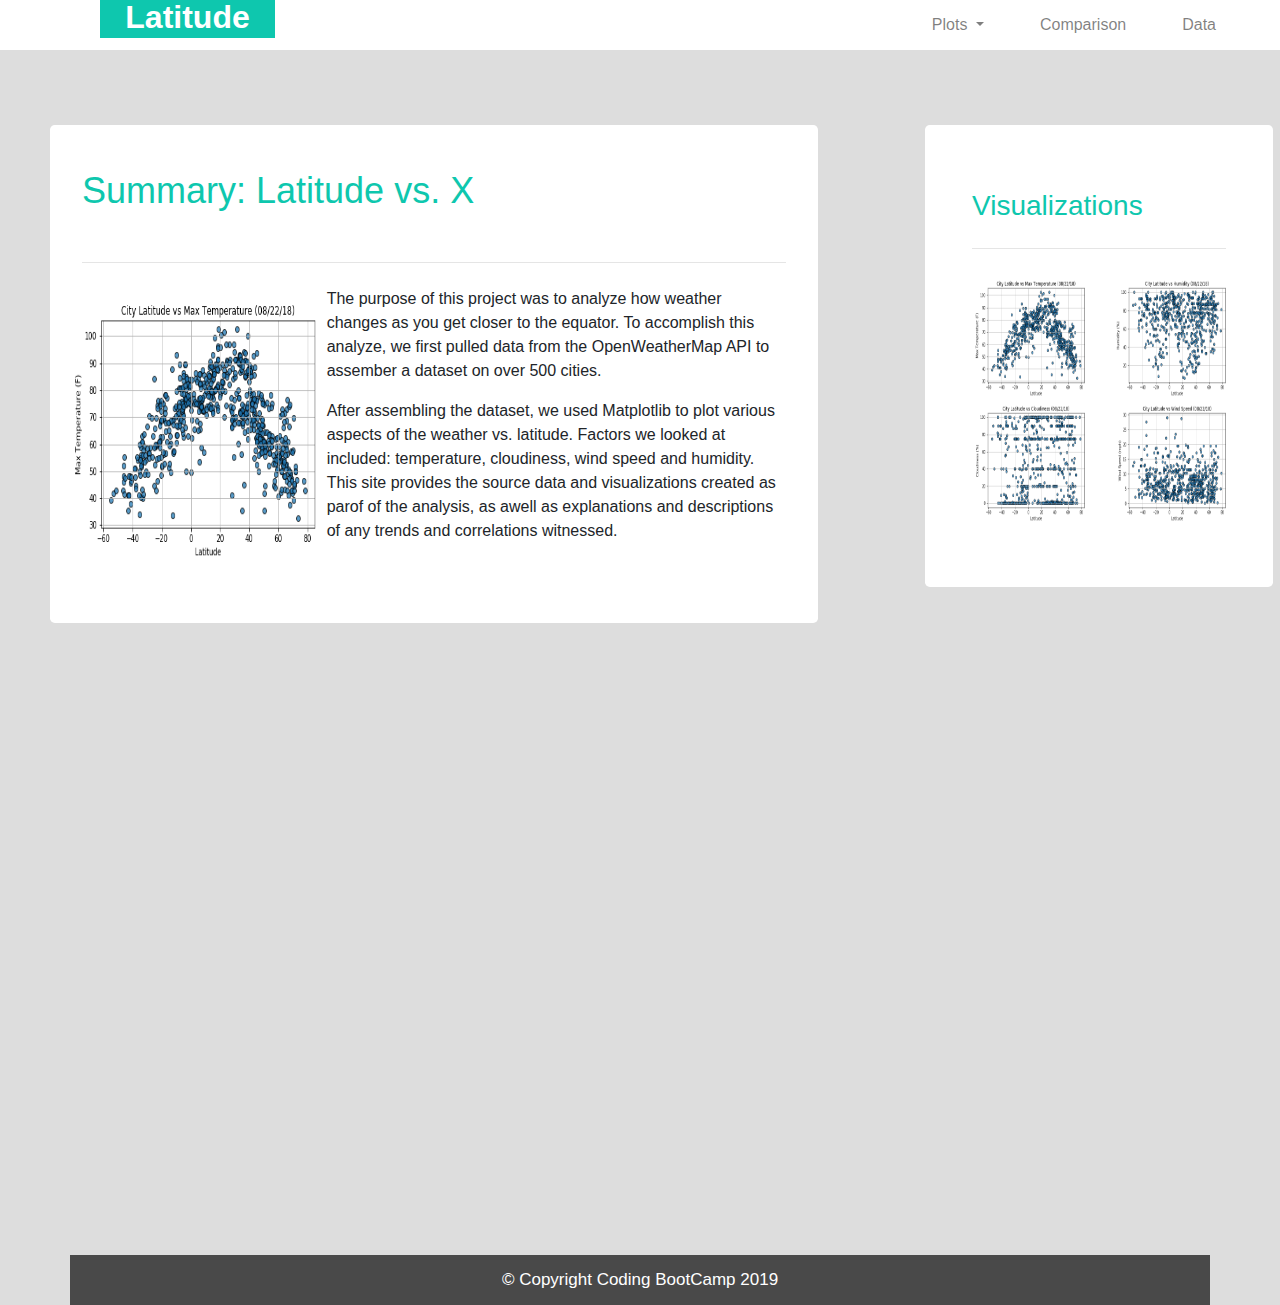
<file: HW9 - HTML and CSS/Homepage.html>
<!--HTML Homework Scott Brown-->

<!--Apologies for this code being a bit all over the place.  While I understood structure of HTML, the syntax was rather obnoixious to work with.  While the pages seem to display correctly on a normal screen, things constantly broke while trying to get it to align properly on a small screen.-->

<!--Perhaps my biggest frustration with this homework came from the fact that I have been working on my own bio website through Github which has tons of css, bootstrap and js and it has actually been working properly yet many of the techniques did not produce similar results for this homework and I simply ran out of time to figure out why.-->



<!DOCTYPE html>
<html lang="en">
<head>
    <style>body {background-color: #9b9999;}</style>
    <meta charset="utf-8">
    <title>Web Visualization Dashboard - API Weather Data</title>
    <link rel="stylesheet" href="style-Homepage.css">
    <link rel="stylesheet" href="reset.css">
    <link rel="stylesheet" href="https://stackpath.bootstrapcdn.com/bootstrap/4.3.1/css/bootstrap.min.css" integrity="sha384-ggOyR0iXCbMQv3Xipma34MD+dH/1fQ784/j6cY/iJTQUOhcWr7x9JvoRxT2MZw1T" crossorigin="anonymous">

  <script src="https://code.jquery.com/jquery-3.3.1.slim.min.js" integrity="sha384-q8i/X+965DzO0rT7abK41JStQIAqVgRVzpbzo5smXKp4YfRvH+8abtTE1Pi6jizo" crossorigin="anonymous"></script>
  <script src="https://cdnjs.cloudflare.com/ajax/libs/popper.js/1.14.7/umd/popper.min.js" integrity="sha384-UO2eT0CpHqdSJQ6hJty5KVphtPhzWj9WO1clHTMGa3JDZwrnQq4sF86dIHNDz0W1" crossorigin="anonymous"></script>
  <script src="https://stackpath.bootstrapcdn.com/bootstrap/4.3.1/js/bootstrap.min.js" integrity="sha384-JjSmVgyd0p3pXB1rRibZUAYoIIy6OrQ6VrjIEaFf/nJGzIxFDsf4x0xIM+B07jRM" crossorigin="anonymous"></script>
</head>

<body style="background-color:#ddd">

<!--Navbar Setup-->

<!--AT LAST! Something that actually works!-->

<nav class="navbar navbar-expand-lg navbar-light bg-white">
<a class="navbar-brand" style="font-size:32px; color:white" href="https://sbrown146.github.io/HW9/"><strong>Latitude</strong></a>
  <button class="navbar-toggler" type="button" data-toggle="collapse" data-target="#navbarNavDropdown" aria-controls="navbarNavDropdown" aria-expanded="false" aria-label="Toggle navigation">
  <span class="navbar-toggler-icon"></span>
  </button>
  <div class="navbar-nav right ml-auto">
    <div class="collapse navbar-collapse" id="navbarNavDropdown">
      <ul class="navbar-nav">
      <li class="nav-item dropdown">
      <a class="nav-link dropdown-toggle" href="#" id="navbarDropdownMenuLink" role="button" data-toggle="dropdown" aria-haspopup="true" aria-expanded="false">
                                  Plots
      </a>
      <div class="dropdown-menu" aria-labelledby="navbarDropdownMenuLink">
        <a class="dropdown-item" href="C:\DV_SDB\Class-Homework\HW9 - HTML and CSS\Plots\Temp\Temp.html">City Latitude vs. Maximum Temperature</a>
        <a class="dropdown-item" href="C:\DV_SDB\Class-Homework\HW9 - HTML and CSS\Plots\Humidity\Humidity.html">City Latitude vs. Humidity</a>
        <a class="dropdown-item" href="C:\DV_SDB\Class-Homework\HW9 - HTML and CSS\Plots\Cloudiness\Cloudiness.html">City Latitude vs. Cloudiness</a>
        <a class="dropdown-item" href="C:\DV_SDB\Class-Homework\HW9 - HTML and CSS\Plots\Wind\Wind.html">City Latitude vs. Wind Speed</a>
      </div>
      </li>
      <li class="nav-item">
        <a class="nav-link" href="C:\DV_SDB\Class-Homework\HW9 - HTML and CSS\Comparison\Comparison.html">Comparison</a>
      </li>
      <li class="nav-item">
        <a class="nav-link" href="C:\DV_SDB\Class-Homework\HW9 - HTML and CSS\Data\Data.html">Data</a>
      </li>
      </ul>
    </div>
  </div>
</nav>


<!--End Navbar Setup-->

<!--Page Guts-->

<div class="jumbotron jumbo1" style="background-color:white">
    <div class="row">
        <div class="col-md-12 tldr text-left">
            <h1>Summary: Latitude vs. X</h1>
            <hr class="my-4">
            <div class="row">
            <div class="col-md-4">
                <img src="Latitude vs Max Temperature (F).png" height="275" width="275" class="main">
            </div>
            
            <div class="col-md-8 summary_1">
                <p>The purpose of this project was to analyze how weather changes as you get closer to the equator. To accomplish this analyze, we first pulled data from the OpenWeatherMap API to assember a dataset on over 500 cities.</p>
                <p>After assembling the dataset, we used Matplotlib to plot various aspects of the weather vs. latitude.  Factors we looked at included: temperature, cloudiness, wind speed and humidity.  This site provides the source data and visualizations created as parof of the analysis, as awell as explanations and descriptions of any trends and correlations witnessed.</p>
            </div>
          </div>
        </div>
        </div>
    </div>
</div>

<div class="jumbotron jumbo2" style="background-color:white">
  <div class="col-md-12 text-left">
    <h2>Visualizations</h2>
    <hr class="my-4">
      <div class="row">
        <div class="col-md-3 grid-left">
          <a href="C:\DV_SDB\Class-Homework\HW9 - HTML and CSS\Plots\Temp\Temp.html" title="Max Temperature" style="background-color:#FFFFFF;color:#000000;text-decoration:none"><img src="Latitude vs Max Temperature (F).png" height="125" width="125" class="Temp"></a>

          <a href="C:\DV_SDB\Class-Homework\HW9 - HTML and CSS\Plots\Humidity\Humidity.html" title="Humidity" style="background-color:#FFFFFF;color:#000000;text-decoration:none"><img src="Humidity vs Max Temperature (F).png" height="125" width="125" class="Humid"></a>

          <a href="C:\DV_SDB\Class-Homework\HW9 - HTML and CSS\Plots\Cloudiness\Cloudiness.html" title="Cloudiness" style="background-color:#FFFFFF;color:#000000;text-decoration:none"><img src="Latitude vs Cloudiness (%).png" height="125" width="125" class="Cloud"></a>

          <a href="C:\DV_SDB\Class-Homework\HW9 - HTML and CSS\Plots\Wind\Wind.html" title="Wind Speed" style="background-color:#FFFFFF;color:#000000;text-decoration:none"><img src="Latitude vs Wind Speed (mph).png" height="125" width="125" class="Wind"></a>
      </div>
    </div>
  </div>
</div>


<!--End Page Guts-->

<!--Footer Section-->

<div class="container">
    <div class="row text-center">
        <div class="col-12 footer text-center">
            <h1>&copy; Copyright Coding BootCamp 2019</h1>
            <div class="heading-underline"></div>
        </div>
    </div>
</div>

<!-- <footer class="footer">&copy; Copyright Coding BootCamp 2019</footer> -->

<!--End Footer Section-->
</body>


</html>
</file>
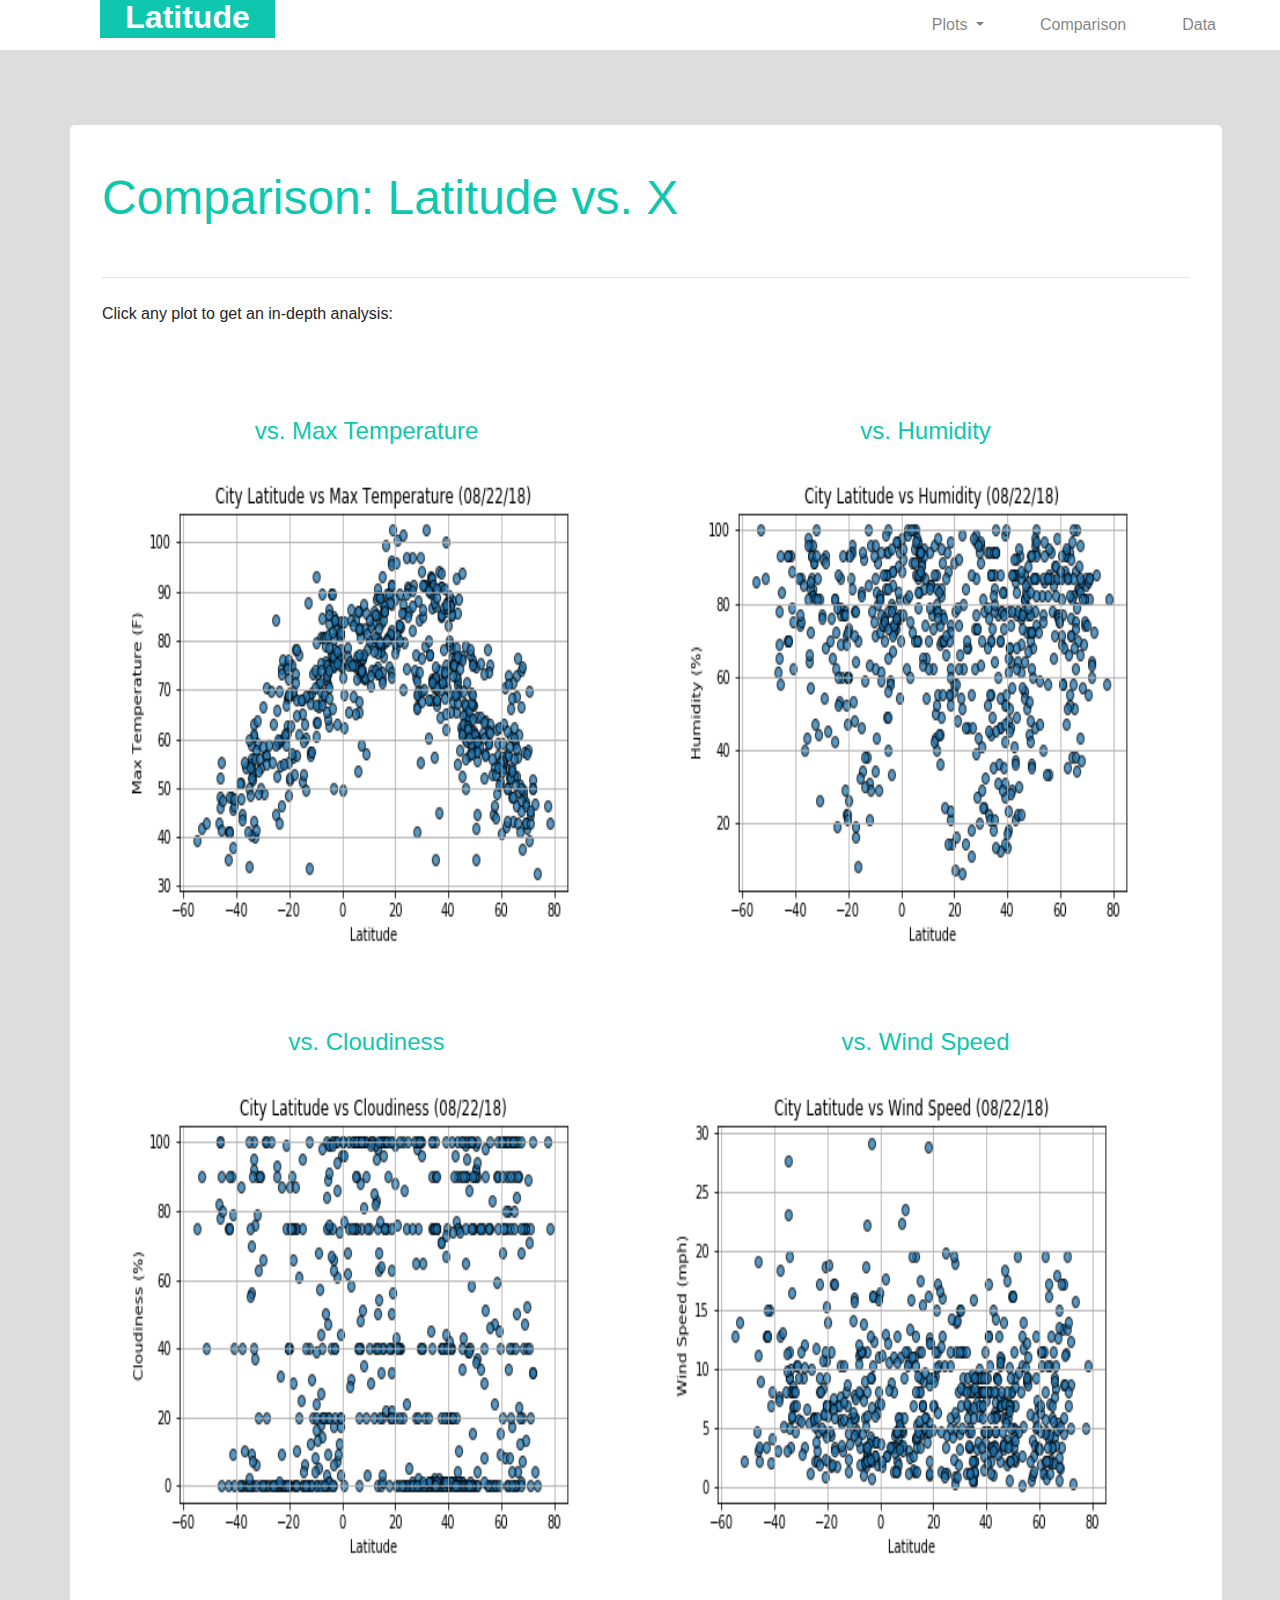
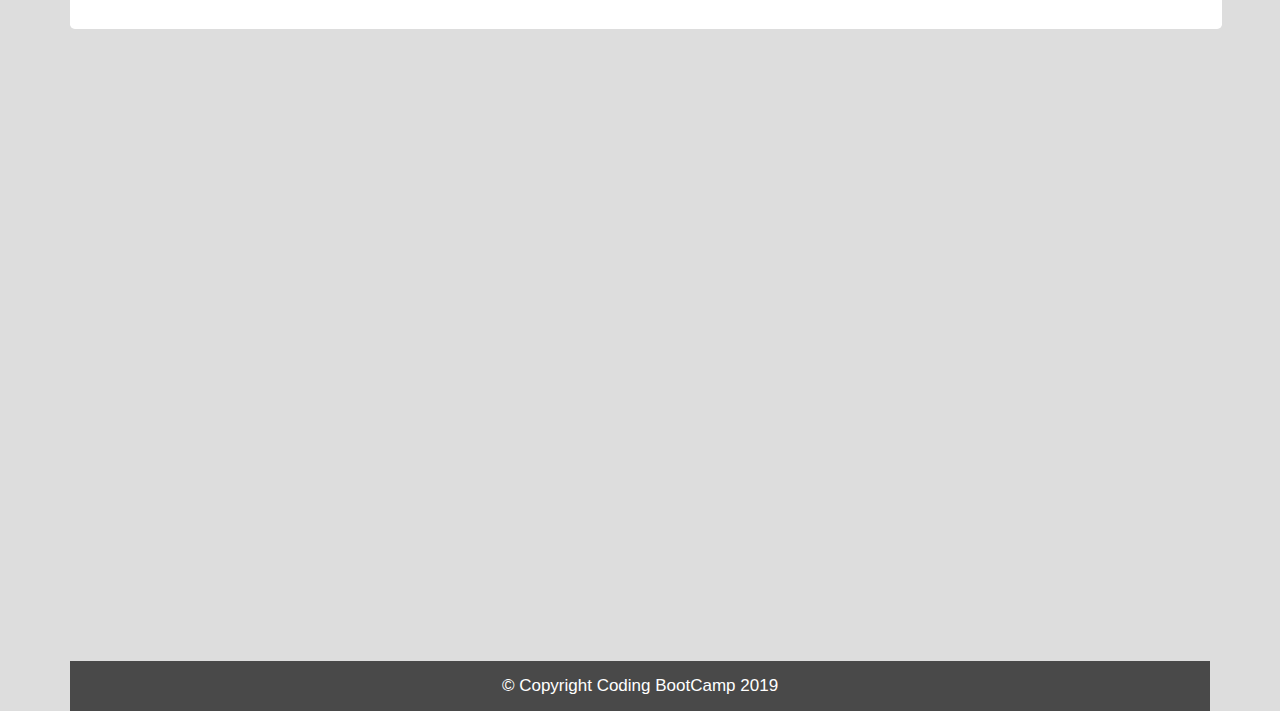
<file: HW9 - HTML and CSS/Comparison/Comparison.html>
<!DOCTYPE html>
<html lang="en">
<head>
    <style>body {background-color: #9b9999;}</style>
    <meta charset="utf-8">
    <title>Graph Comparison</title>
    <link rel="stylesheet" href="style-Comparison.css">
    <link rel="stylesheet" href="reset.css">
    <link rel="stylesheet" href="https://stackpath.bootstrapcdn.com/bootstrap/4.3.1/css/bootstrap.min.css" integrity="sha384-ggOyR0iXCbMQv3Xipma34MD+dH/1fQ784/j6cY/iJTQUOhcWr7x9JvoRxT2MZw1T" crossorigin="anonymous">

  <script src="https://code.jquery.com/jquery-3.3.1.slim.min.js" integrity="sha384-q8i/X+965DzO0rT7abK41JStQIAqVgRVzpbzo5smXKp4YfRvH+8abtTE1Pi6jizo" crossorigin="anonymous"></script>
  <script src="https://cdnjs.cloudflare.com/ajax/libs/popper.js/1.14.7/umd/popper.min.js" integrity="sha384-UO2eT0CpHqdSJQ6hJty5KVphtPhzWj9WO1clHTMGa3JDZwrnQq4sF86dIHNDz0W1" crossorigin="anonymous"></script>
  <script src="https://stackpath.bootstrapcdn.com/bootstrap/4.3.1/js/bootstrap.min.js" integrity="sha384-JjSmVgyd0p3pXB1rRibZUAYoIIy6OrQ6VrjIEaFf/nJGzIxFDsf4x0xIM+B07jRM" crossorigin="anonymous"></script>
</head>

<body style="background-color:#ddd">

<!--Navbar Setup-->

<!--AT LAST! Something that actually works!-->

<nav class="navbar navbar-expand-lg navbar-light bg-white">
<a class="navbar-brand" style="font-size:32px; color:white" href="C:\DV_SDB\Class-Homework\HW9 - HTML and CSS\Homepage.html"><strong>Latitude</strong></a>
  <button class="navbar-toggler" type="button" data-toggle="collapse" data-target="#navbarNavDropdown" aria-controls="navbarNavDropdown" aria-expanded="false" aria-label="Toggle navigation">
  <span class="navbar-toggler-icon"></span>
  </button>
  <div class="navbar-nav right ml-auto">
    <div class="collapse navbar-collapse" id="navbarNavDropdown">
      <ul class="navbar-nav">
      <li class="nav-item dropdown">
      <a class="nav-link dropdown-toggle" href="#" id="navbarDropdownMenuLink" role="button" data-toggle="dropdown" aria-haspopup="true" aria-expanded="false">
                                  Plots
      </a>
      <div class="dropdown-menu" aria-labelledby="navbarDropdownMenuLink">
        <a class="dropdown-item" href="C:\DV_SDB\Class-Homework\HW9 - HTML and CSS\Plots\Temp\Temp.html">City Latitude vs. Maximum Temperature</a>
        <a class="dropdown-item" href="C:\DV_SDB\Class-Homework\HW9 - HTML and CSS\Plots\Humidity\Humidity.html">City Latitude vs. Humidity</a>
        <a class="dropdown-item" href="C:\DV_SDB\Class-Homework\HW9 - HTML and CSS\Plots\Cloudiness\Cloudiness.html">City Latitude vs. Cloudiness</a>
        <a class="dropdown-item" href="C:\DV_SDB\Class-Homework\HW9 - HTML and CSS\Plots\Wind\Wind.html">City Latitude vs. Wind Speed</a>
      </div>
      </li>
      <li class="nav-item">
        <a class="nav-link" href="C:\DV_SDB\Class-Homework\HW9 - HTML and CSS\Comparison\Comparison.html">Comparison</a>
      </li>
      <li class="nav-item">
        <a class="nav-link" href="C:\DV_SDB\Class-Homework\HW9 - HTML and CSS\Data\Data.html">Data</a>
      </li>
      </ul>
    </div>
  </div>
</nav>


<!--End Navbar Setup-->

<!--Page Guts-->

<div class="jumbotron jumbo1" style="background-color:white">
    <div class="row">
        <div class="col-md-12 tldr text-left">
            <h1>Comparison: Latitude vs. X</h1>
            <hr class="my-4">
            <p>Click any plot to get an in-depth analysis:</p>
            <div class="row">
            <div class="col-md-6 graphs text-center">
                <h2>vs. Max Temperature</h2>
                <a href="C:\DV_SDB\Class-Homework\HW9 - HTML and CSS\Plots\Temp\Temp.html"><img src="Latitude vs Max Temperature (F).png" height="500" width="500" class="Temp"></a>
            </div>
            
            <div class="col-md-6 graphs text-center">
                <h2>vs. Humidity</h2>
                <a href="C:\DV_SDB\Class-Homework\HW9 - HTML and CSS\Plots\Humidity\Humidity.html"><img src="Humidity vs Max Temperature (F).png" height="500" width="500" class="Humidity"></a>
            </div>
          </div>
          <div class="row">
              <div class="col-md-6 graphs text-center">
                  <h2>vs. Cloudiness</h2>
                  <a href="C:\DV_SDB\Class-Homework\HW9 - HTML and CSS\Plots\Cloudiness\Cloudiness.html"><img src="Latitude vs Cloudiness (%).png" height="500" width="500" class="Cloud"></a>
              </div>
              
              <div class="col-md-6 graphs text-center">
                  <h2>vs. Wind Speed</h2>
                  <a href="C:\DV_SDB\Class-Homework\HW9 - HTML and CSS\Plots\Wind\Wind.html"><img src="Latitude vs Wind Speed (mph).png" height="500" width="500" class="Wind"></a>
              </div>
            </div>
        </div>
        </div>
    </div>
</div>




<!--End Page Guts-->

<!--Footer Section-->

<div class="container">
    <div class="row text-center">
        <div class="col-12 footer text-center">
            <h1>&copy; Copyright Coding BootCamp 2019</h1>
            <div class="heading-underline"></div>
        </div>
    </div>
</div>

<!-- <footer class="footer">&copy; Copyright Coding BootCamp 2019</footer> -->

<!--End Footer Section-->
</body>


</html>
</file>
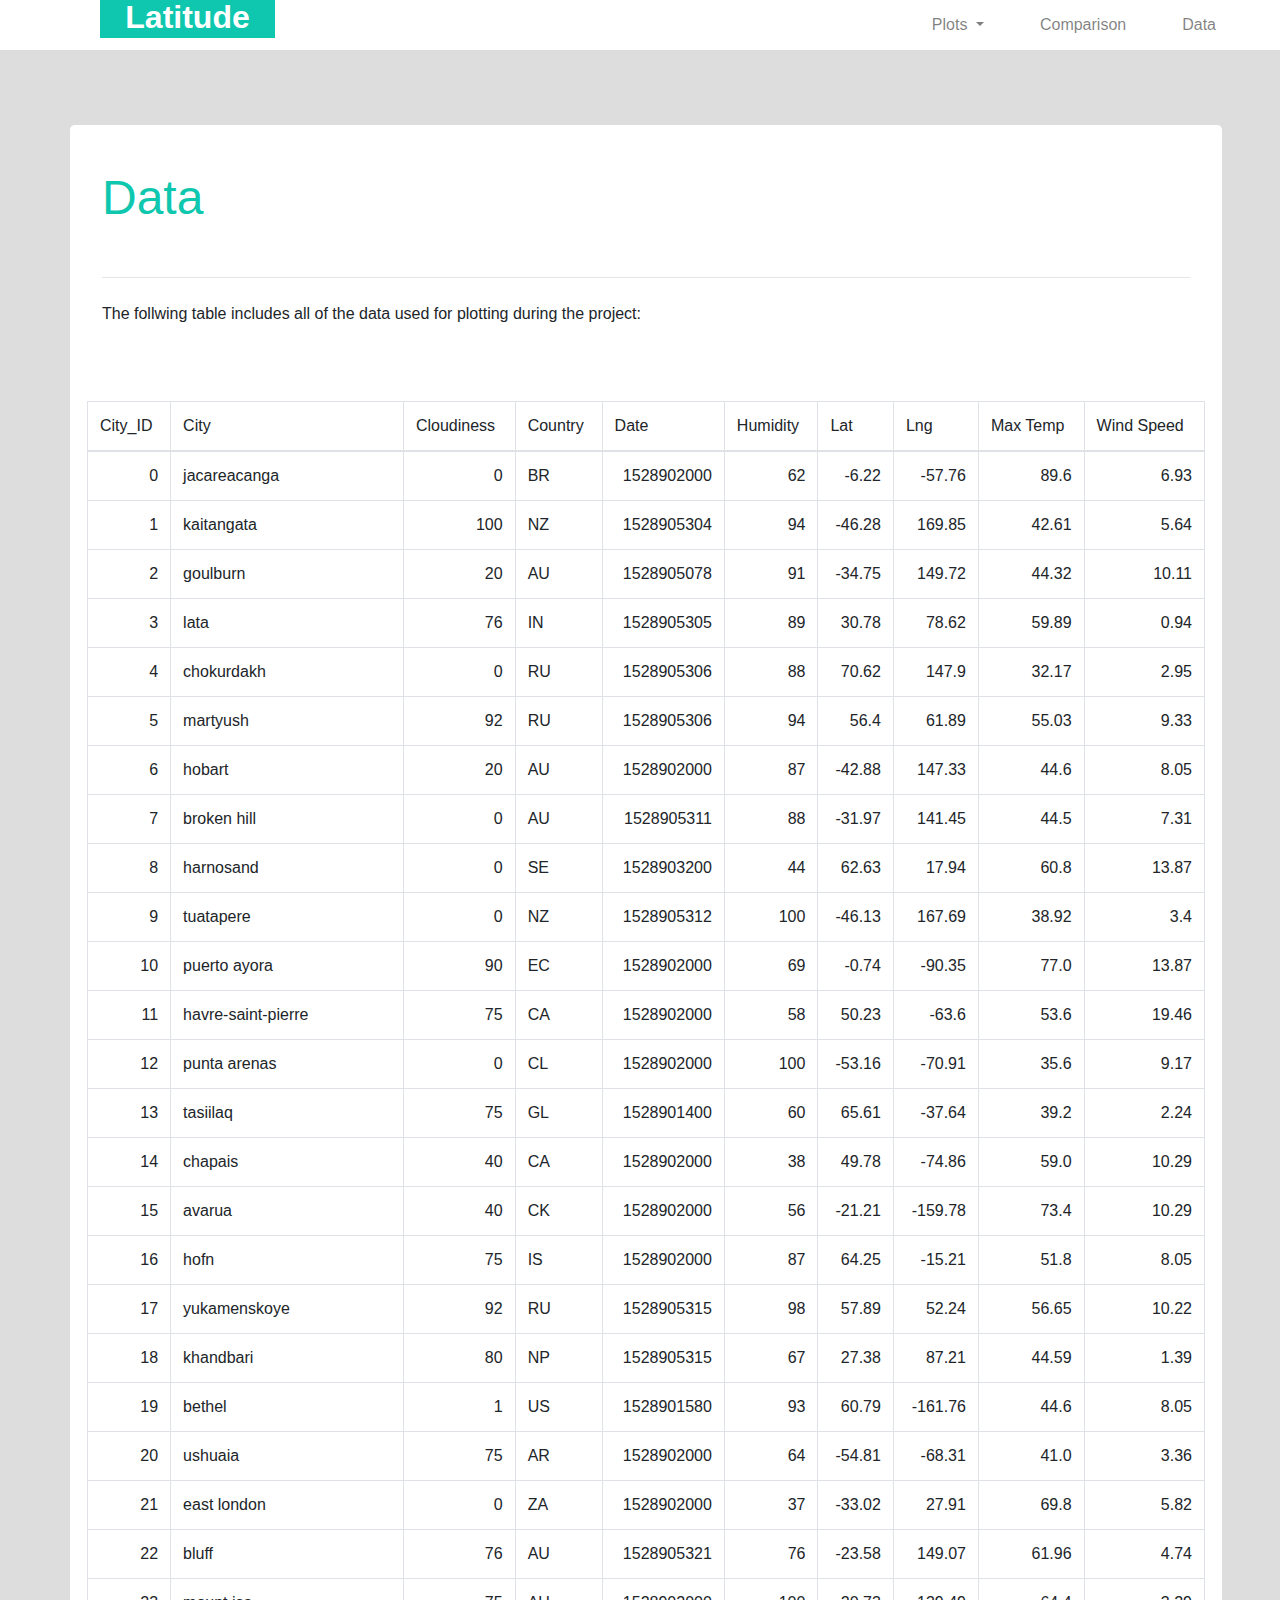
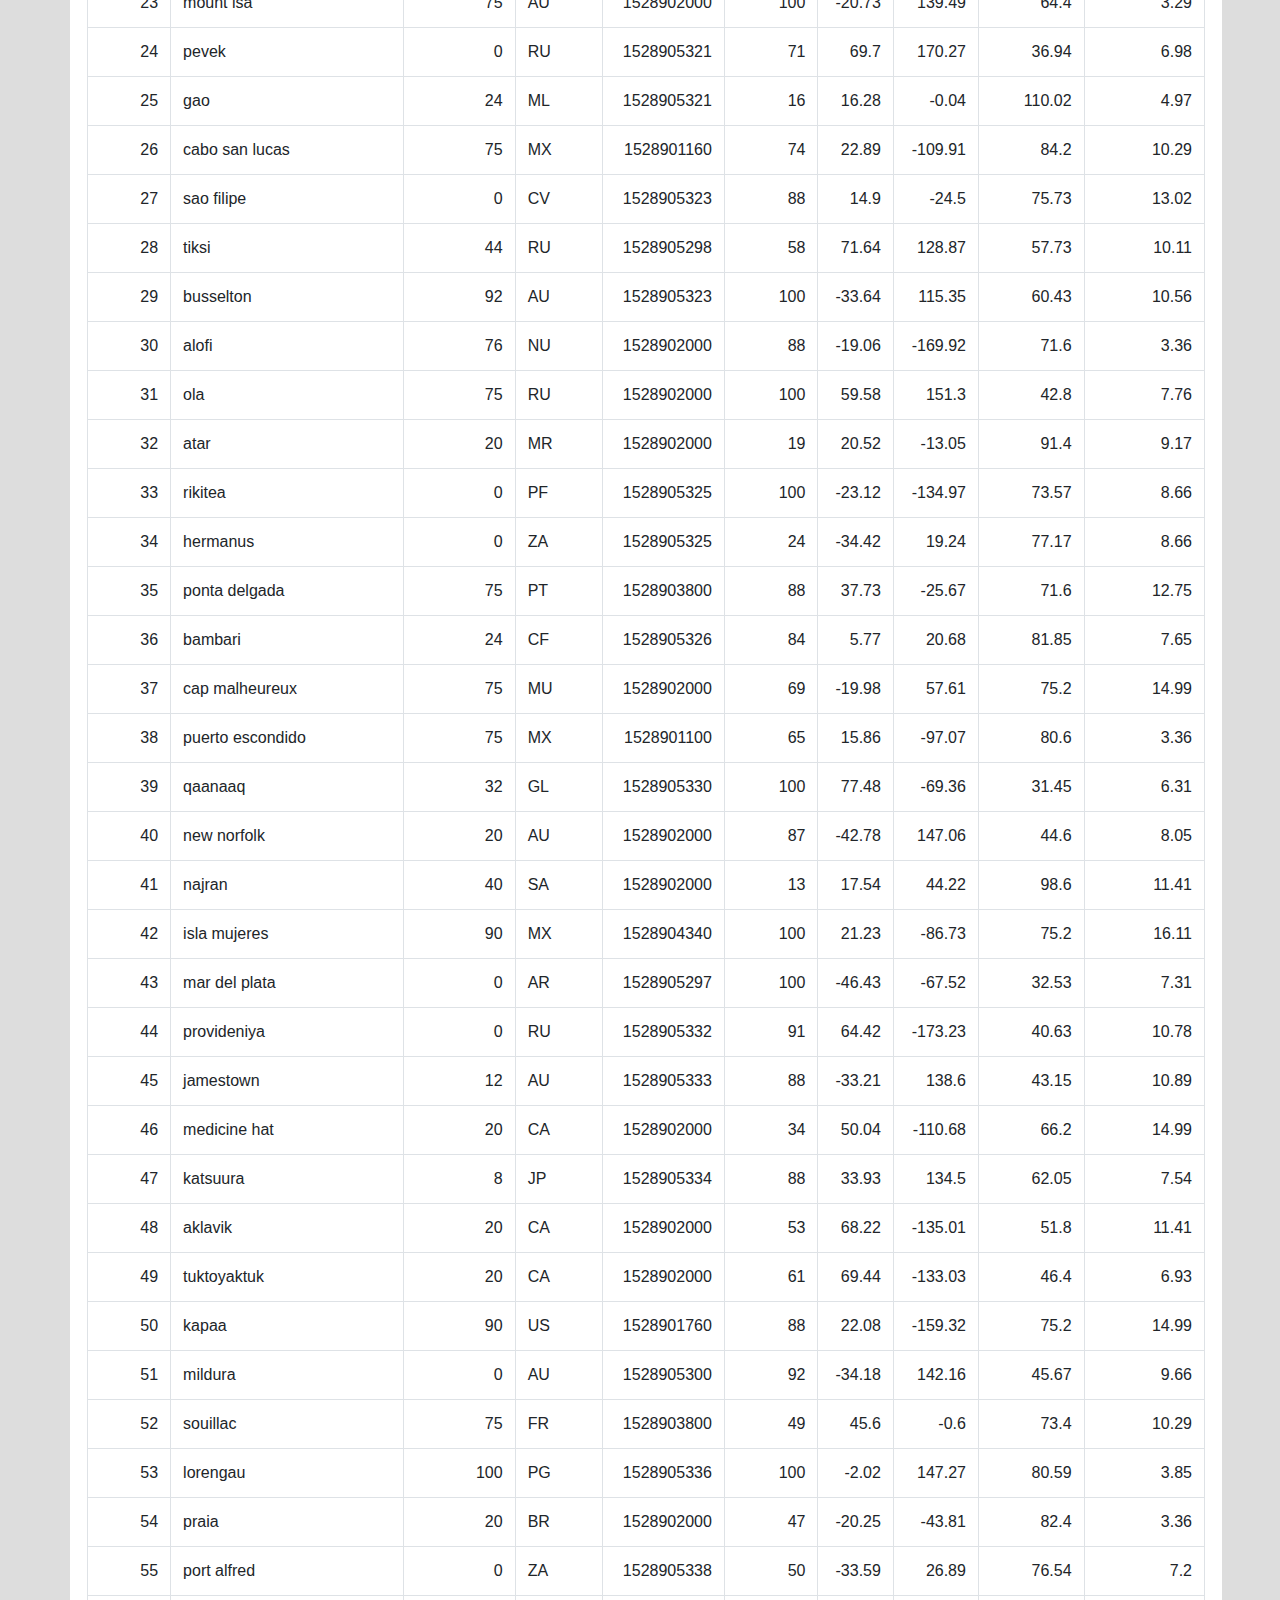
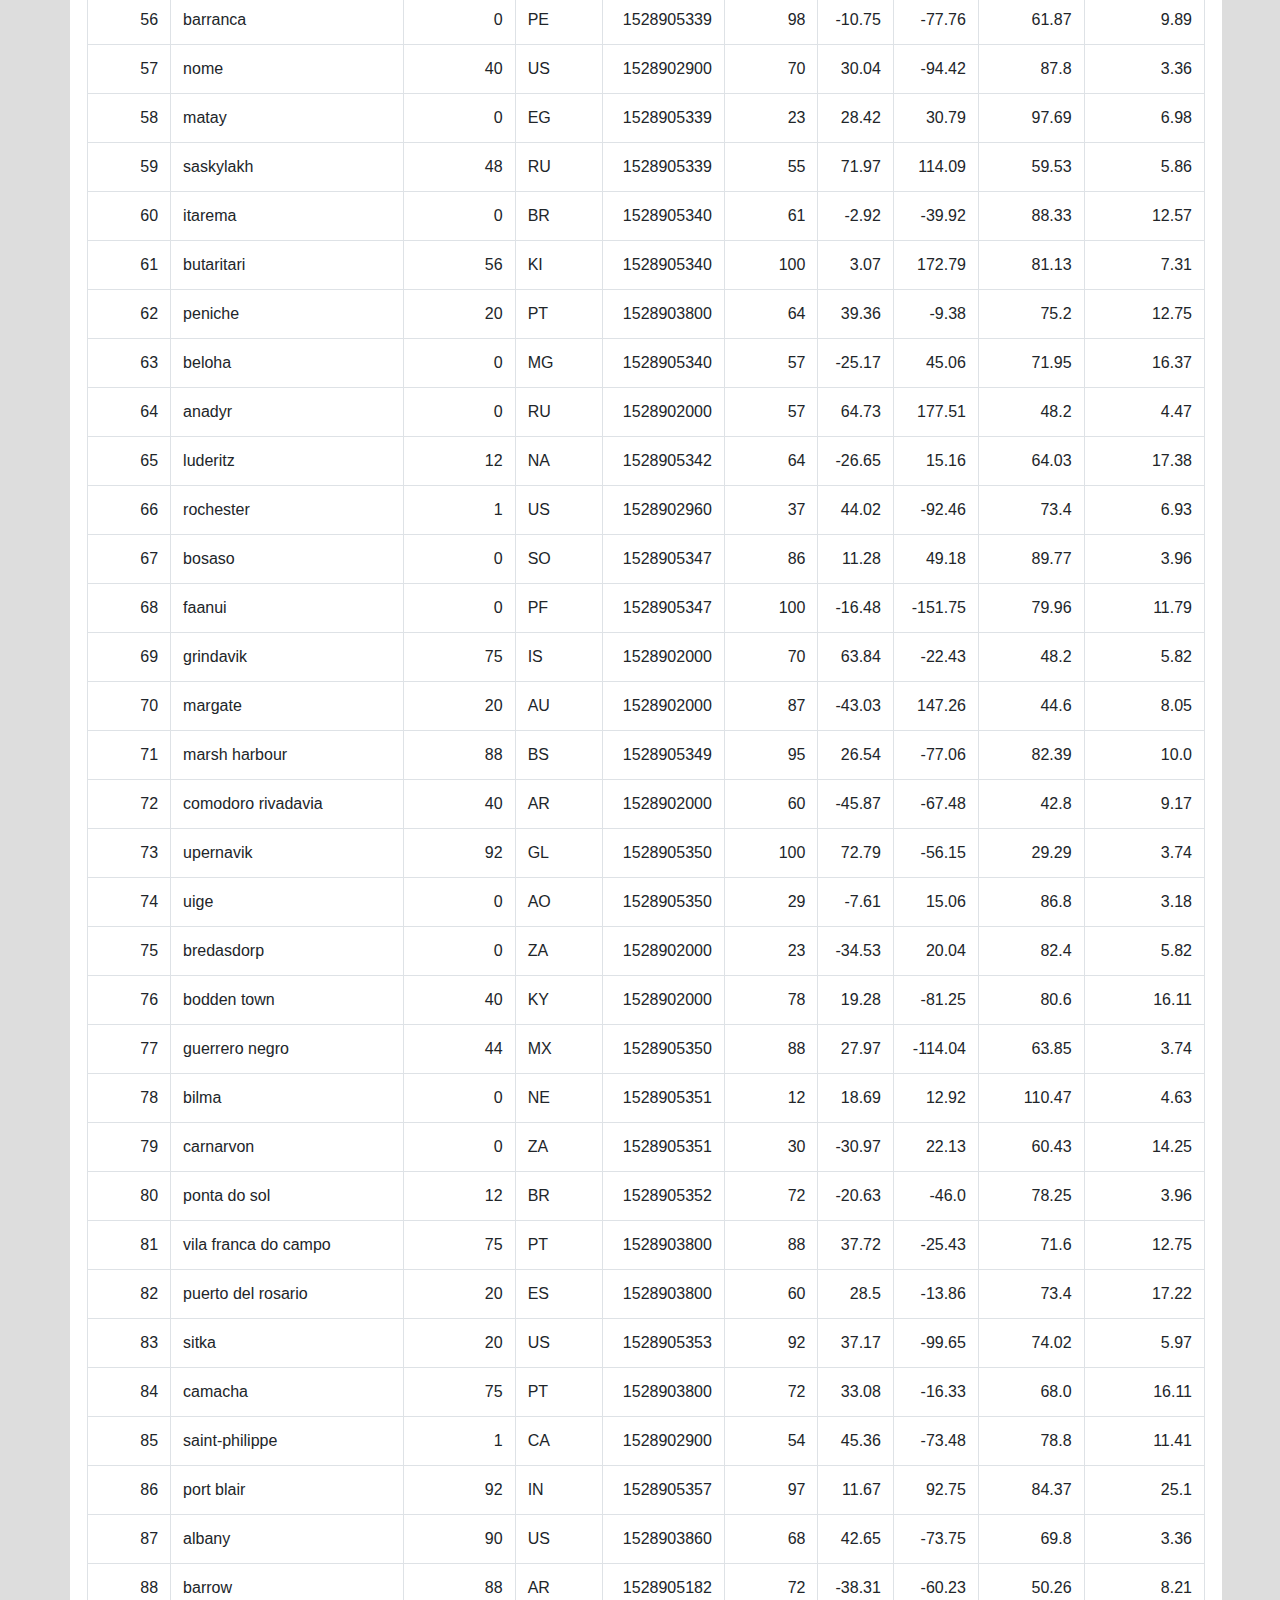
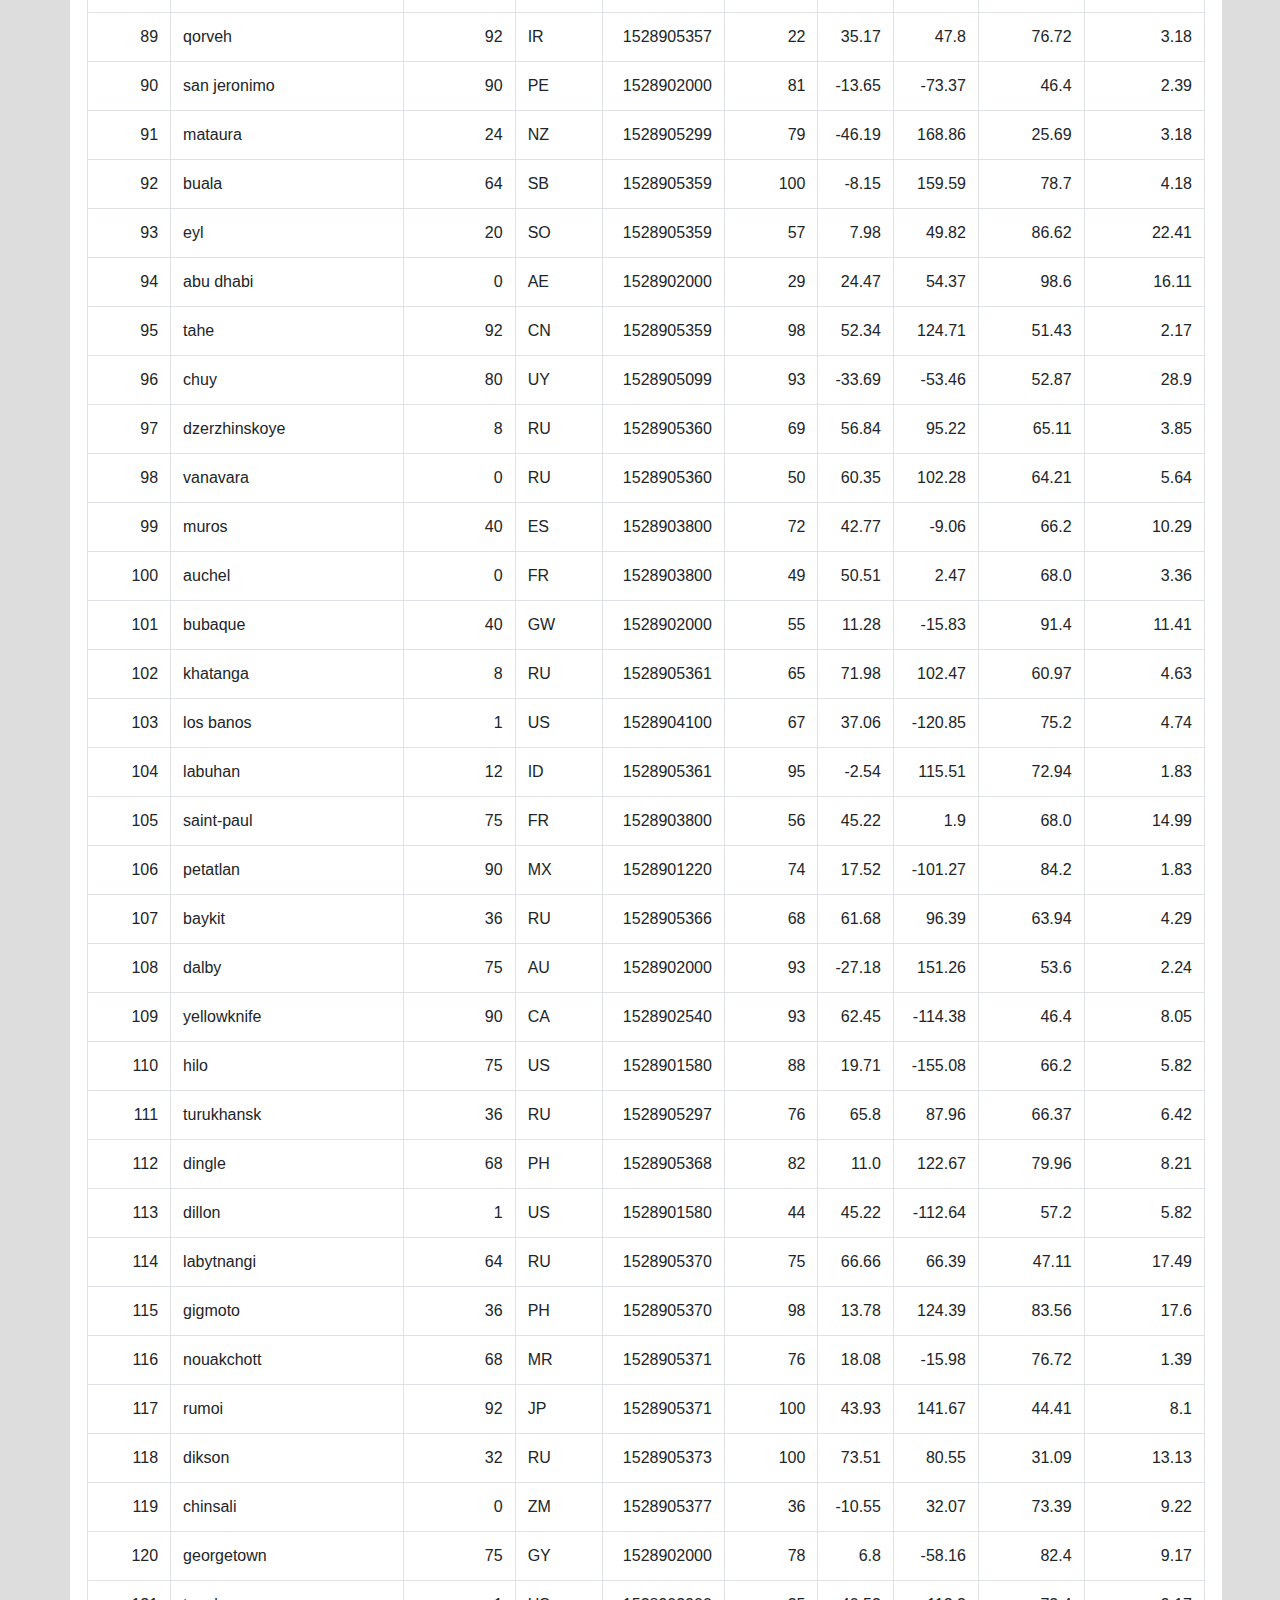
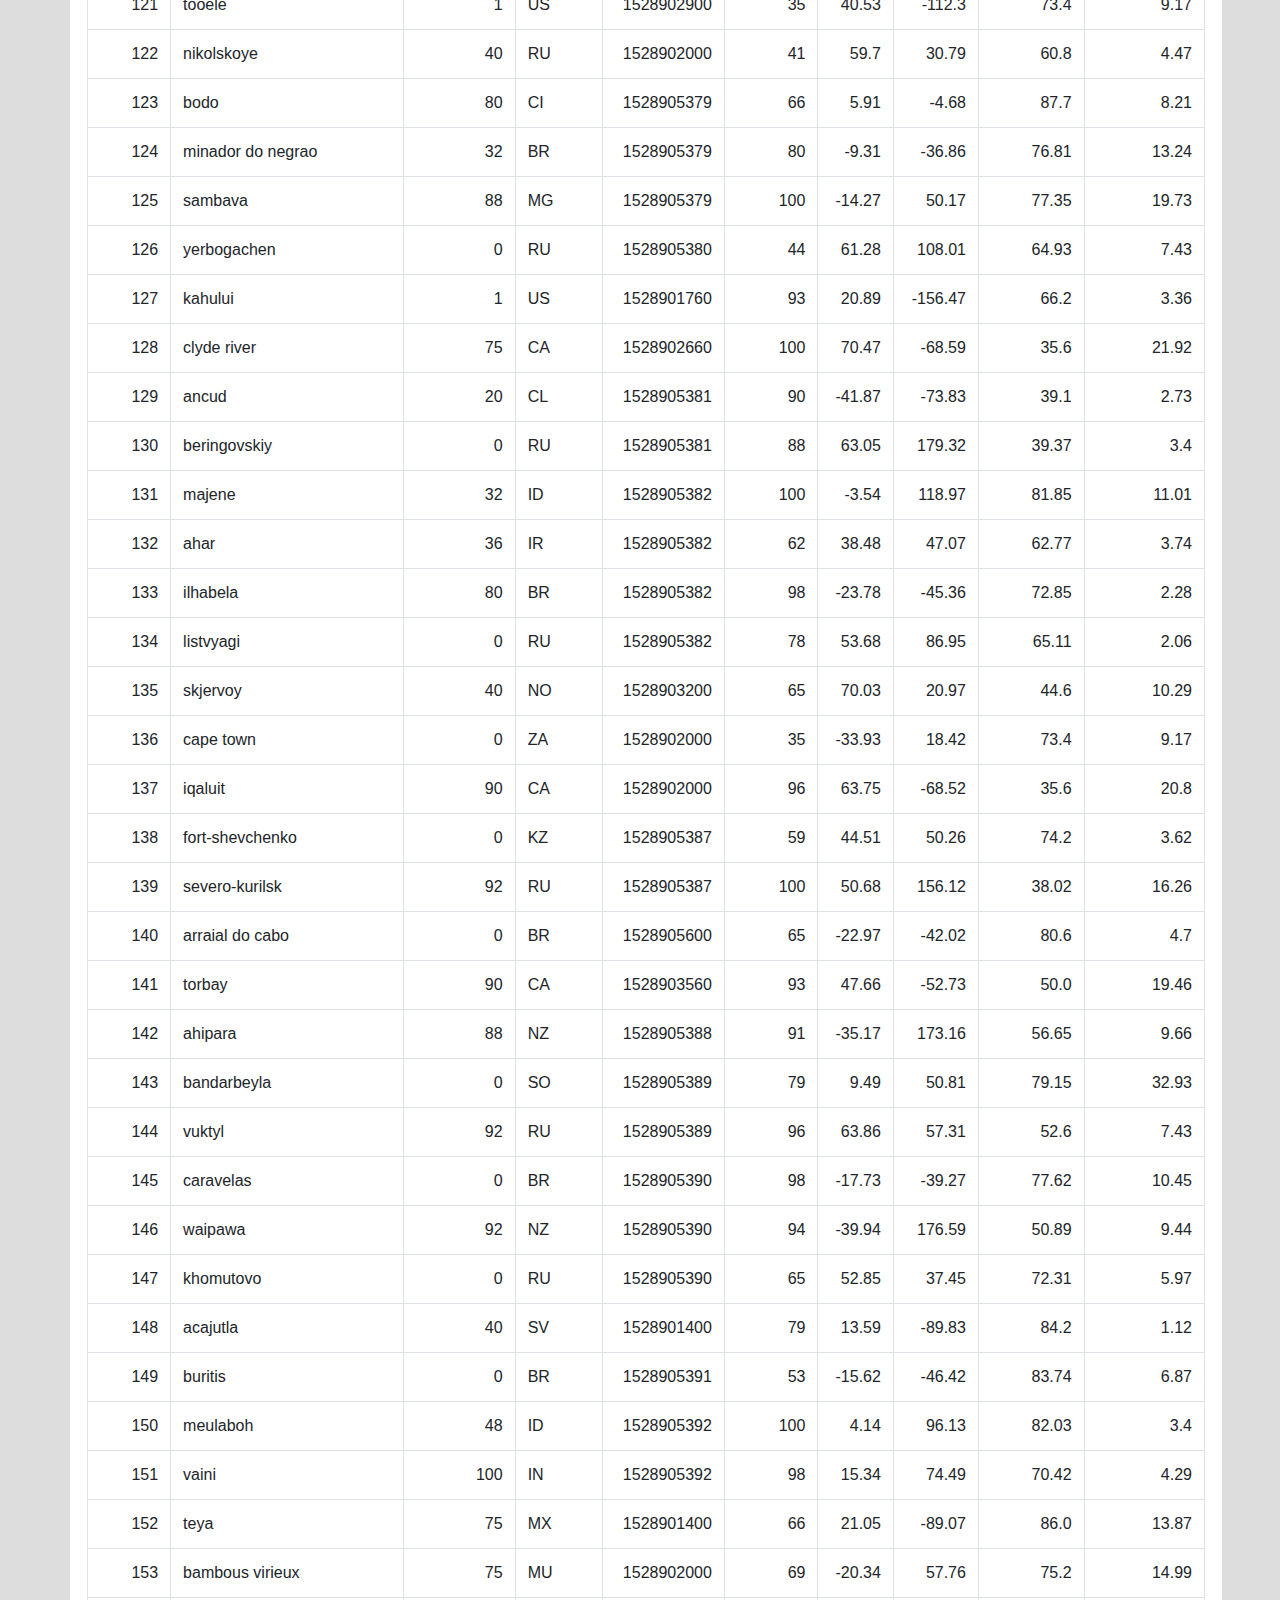
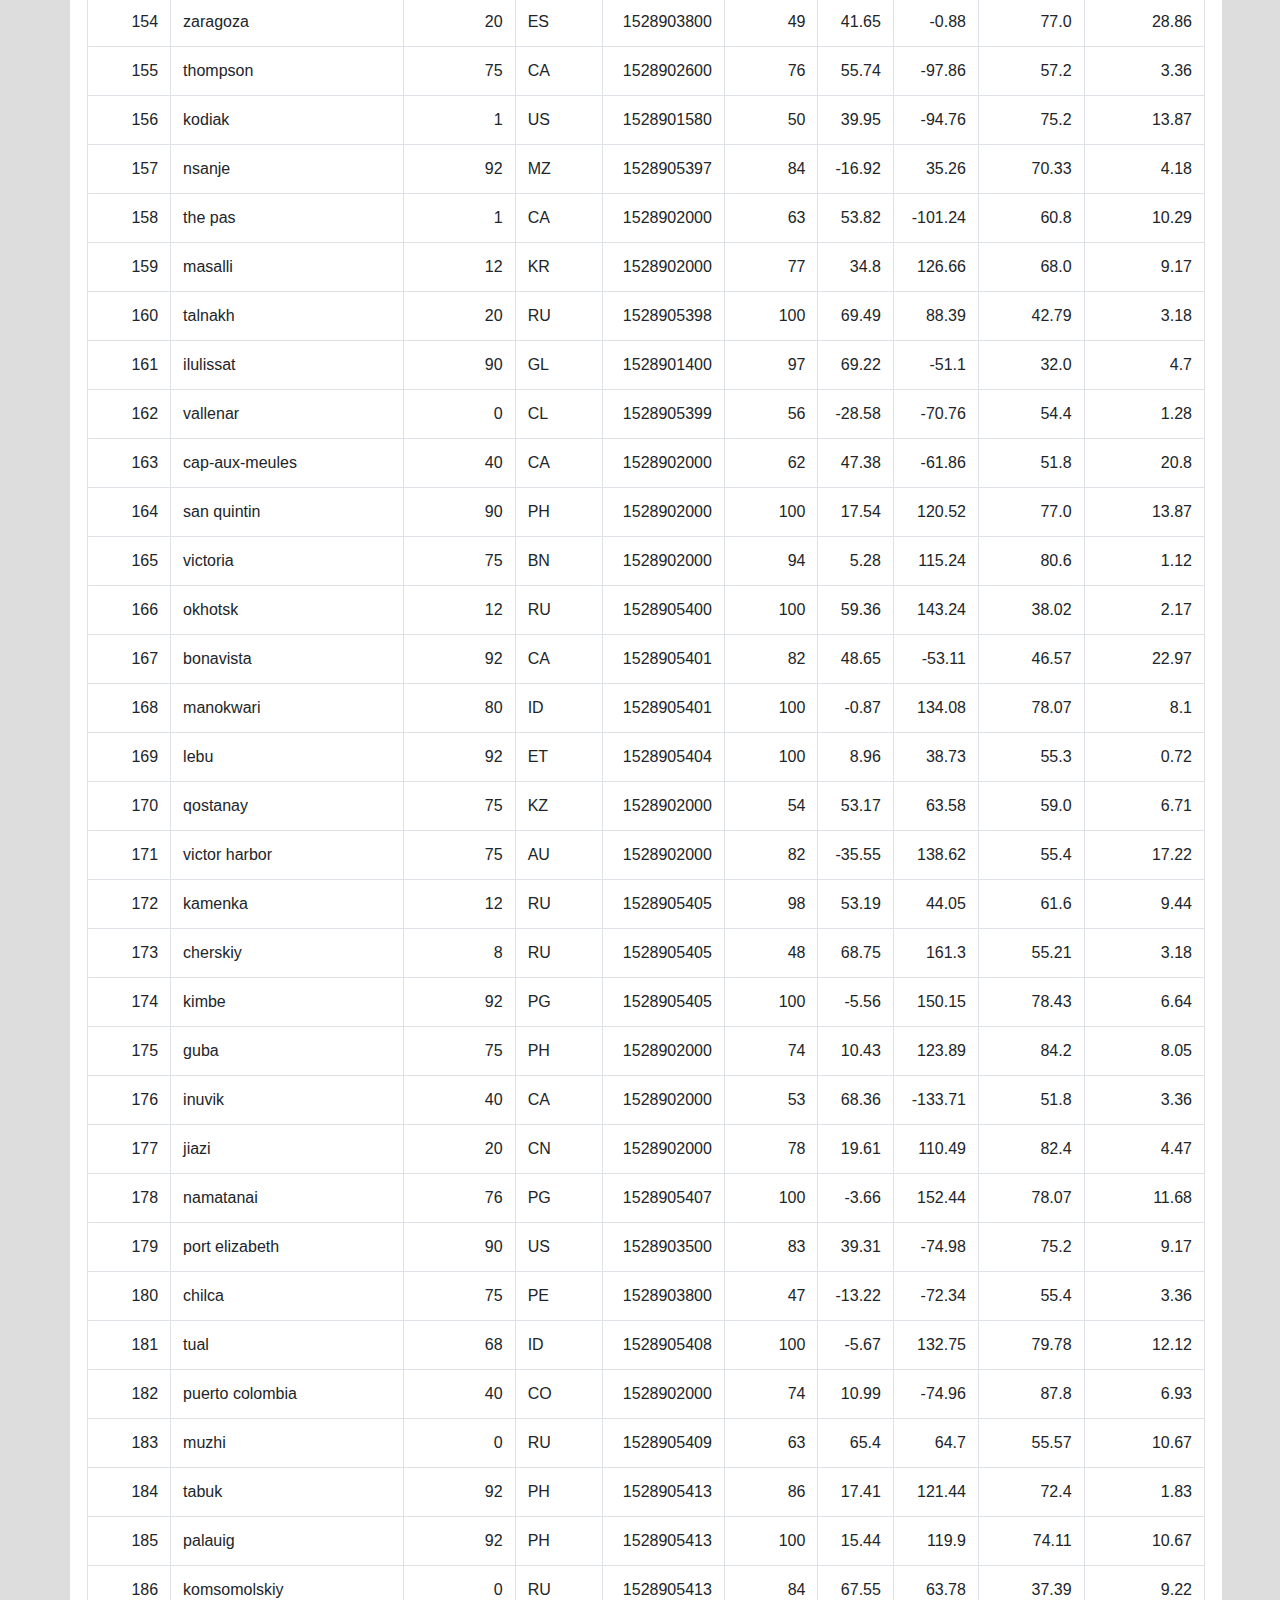
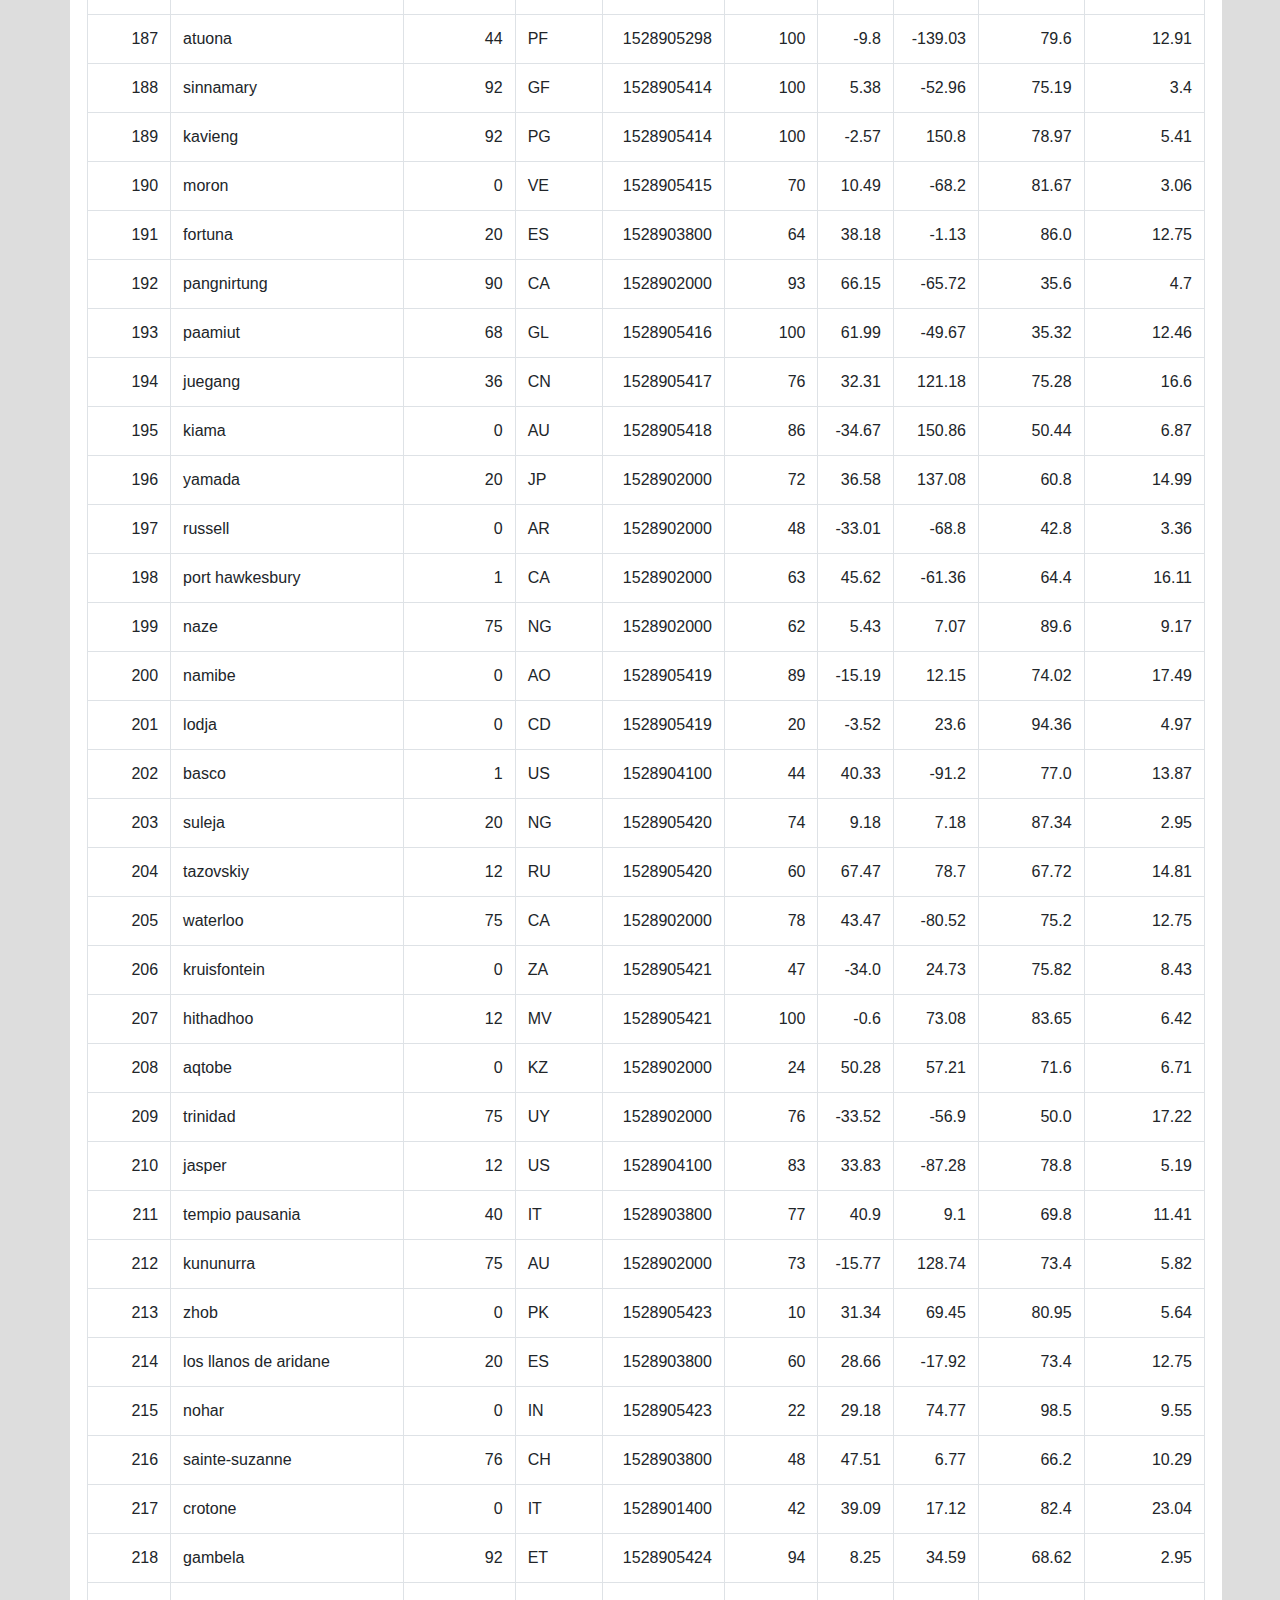
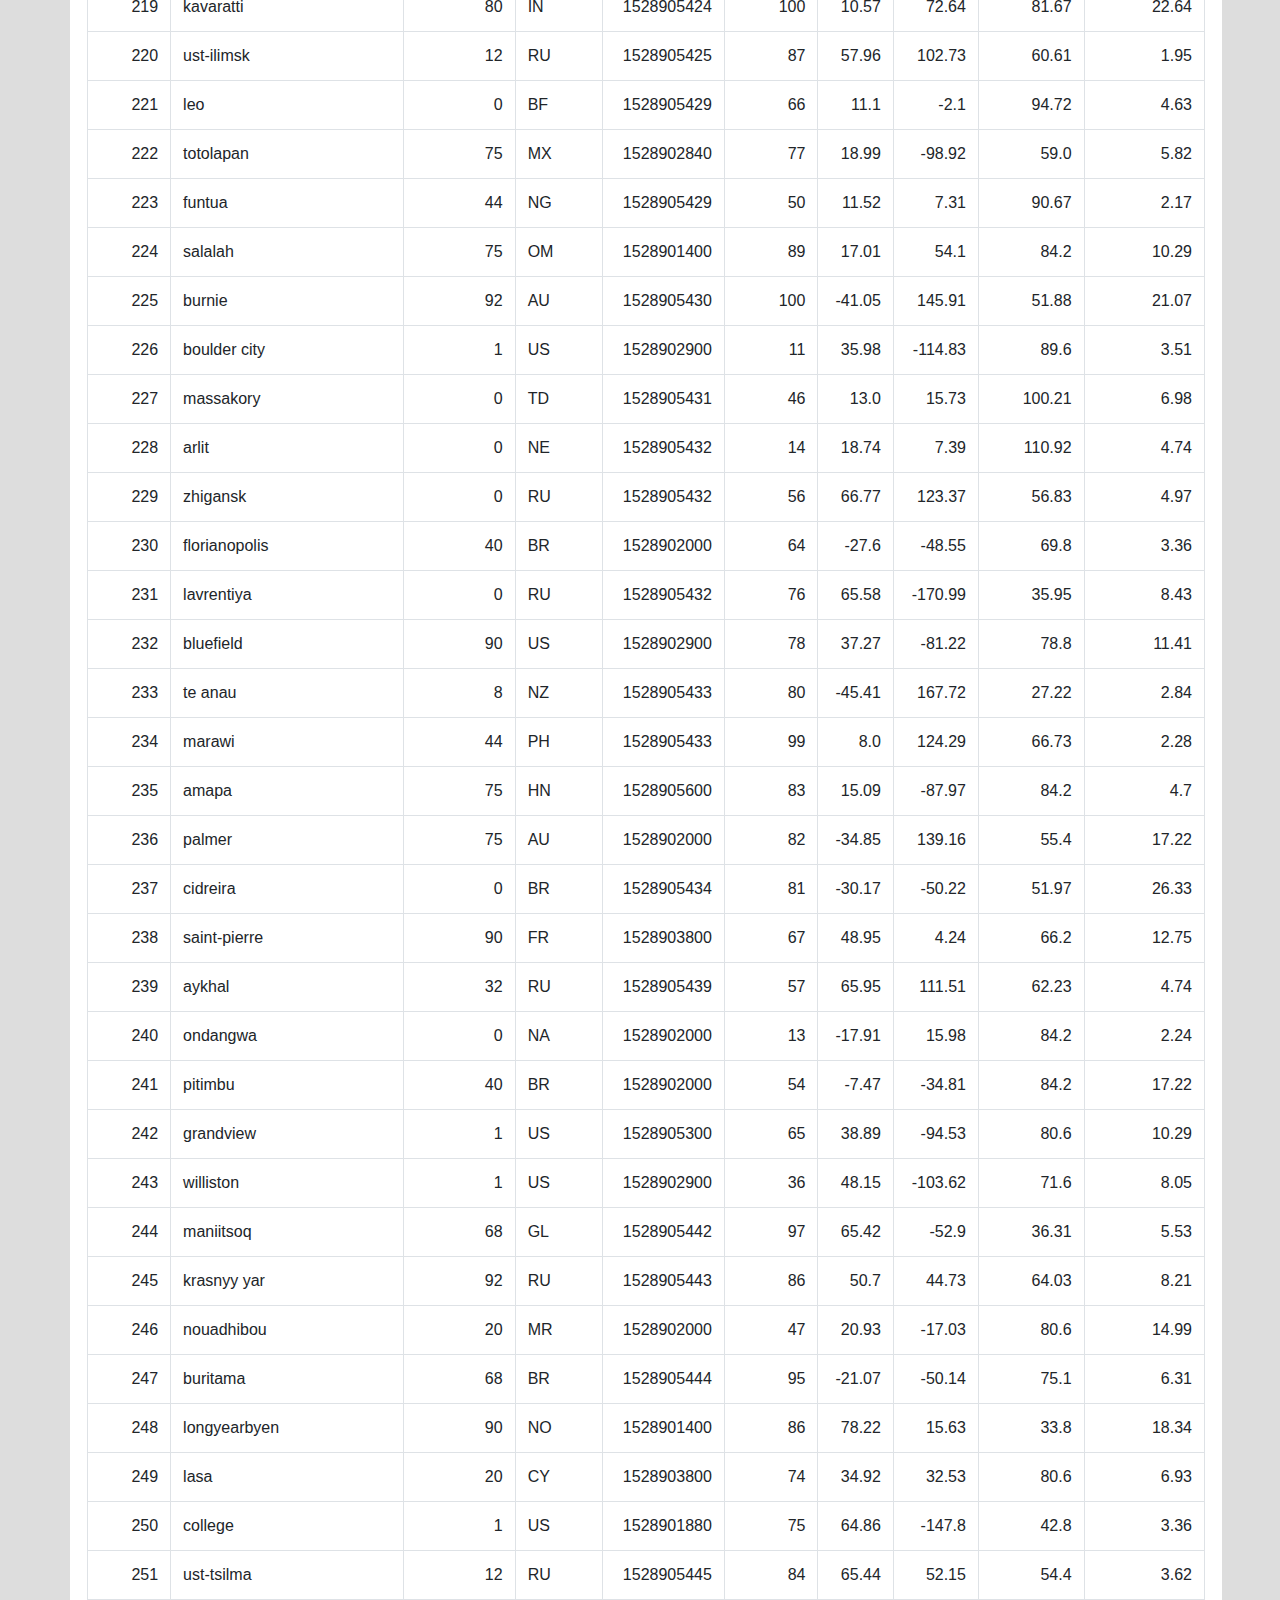
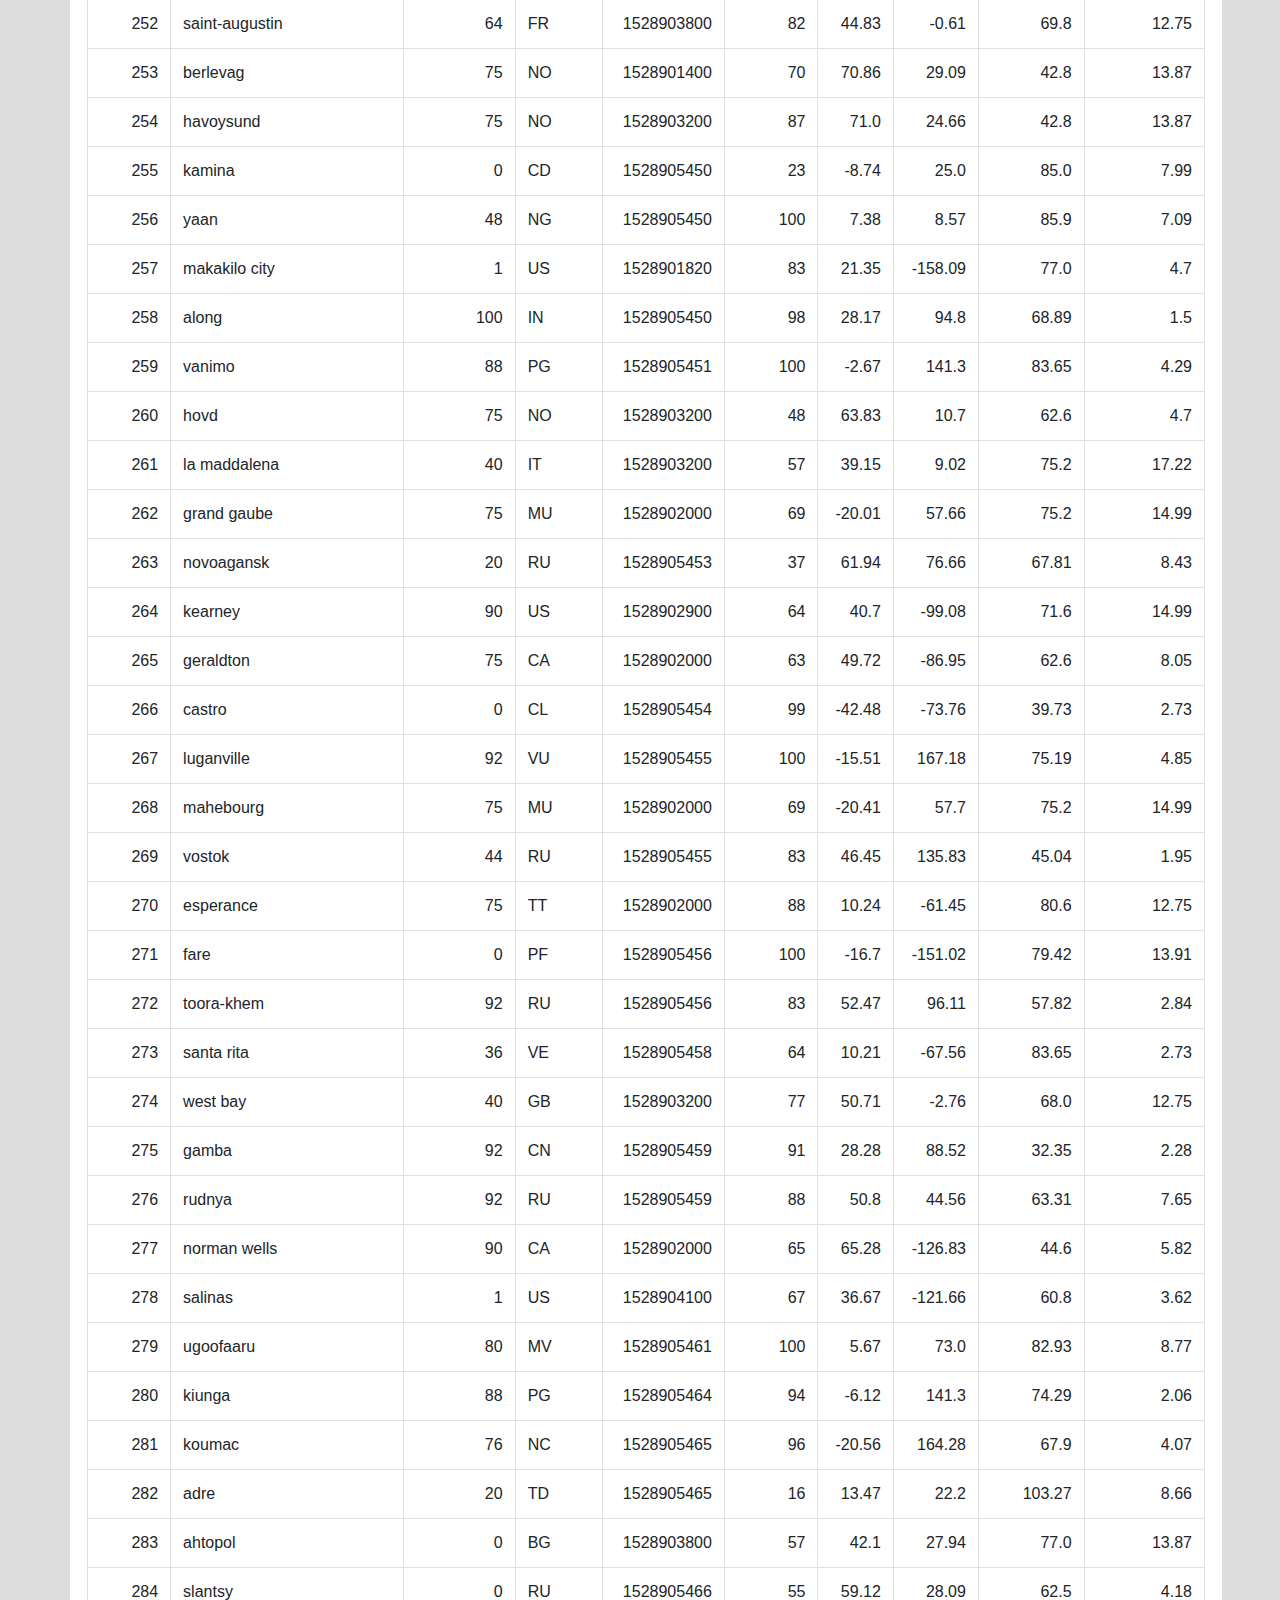
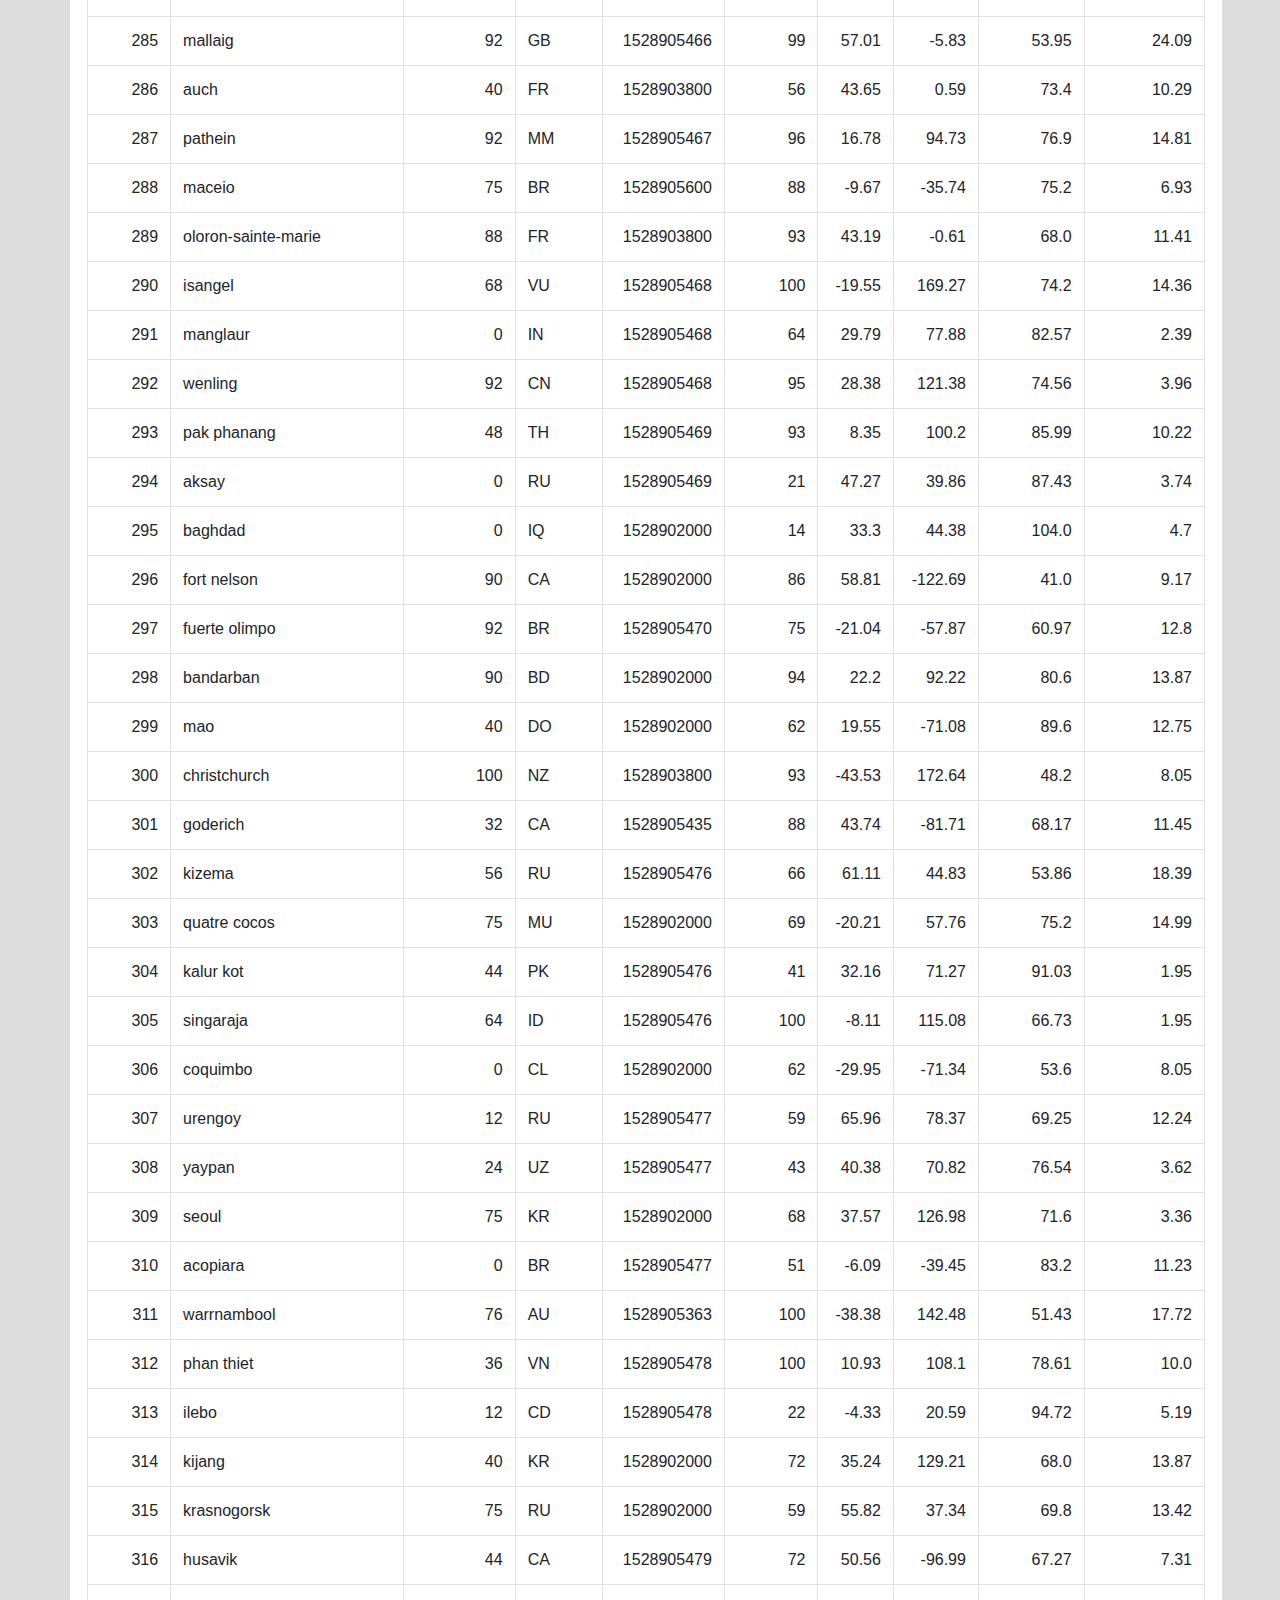
<file: HW9 - HTML and CSS/Data/Data.html>
<!DOCTYPE html>
<html lang="en">
<head>
    <style>body {background-color: #9b9999;}</style>
    <meta charset="utf-8">
    <title>Web Visualization Dashboard - API Weather Data</title>
    <link rel="stylesheet" href="style-Data.css">
    <link rel="stylesheet" href="reset.css">
    <link rel="stylesheet" href="https://stackpath.bootstrapcdn.com/bootstrap/4.3.1/css/bootstrap.min.css" integrity="sha384-ggOyR0iXCbMQv3Xipma34MD+dH/1fQ784/j6cY/iJTQUOhcWr7x9JvoRxT2MZw1T" crossorigin="anonymous">

  <script src="https://code.jquery.com/jquery-3.3.1.slim.min.js" integrity="sha384-q8i/X+965DzO0rT7abK41JStQIAqVgRVzpbzo5smXKp4YfRvH+8abtTE1Pi6jizo" crossorigin="anonymous"></script>
  <script src="https://cdnjs.cloudflare.com/ajax/libs/popper.js/1.14.7/umd/popper.min.js" integrity="sha384-UO2eT0CpHqdSJQ6hJty5KVphtPhzWj9WO1clHTMGa3JDZwrnQq4sF86dIHNDz0W1" crossorigin="anonymous"></script>
  <script src="https://stackpath.bootstrapcdn.com/bootstrap/4.3.1/js/bootstrap.min.js" integrity="sha384-JjSmVgyd0p3pXB1rRibZUAYoIIy6OrQ6VrjIEaFf/nJGzIxFDsf4x0xIM+B07jRM" crossorigin="anonymous"></script>
</head>

<body style="background-color:#ddd">

<!--Navbar Setup-->

<!--AT LAST! Something that actually works!-->

<nav class="navbar navbar-expand-lg navbar-light bg-white">
<a class="navbar-brand" style="font-size:32px; color:white" href="C:\DV_SDB\Class-Homework\HW9 - HTML and CSS\Homepage.html"><strong>Latitude</strong></a>
  <button class="navbar-toggler" type="button" data-toggle="collapse" data-target="#navbarNavDropdown" aria-controls="navbarNavDropdown" aria-expanded="false" aria-label="Toggle navigation">
  <span class="navbar-toggler-icon"></span>
  </button>
  <div class="navbar-nav right ml-auto">
    <div class="collapse navbar-collapse" id="navbarNavDropdown">
      <ul class="navbar-nav">
      <li class="nav-item dropdown">
      <a class="nav-link dropdown-toggle" href="#" id="navbarDropdownMenuLink" role="button" data-toggle="dropdown" aria-haspopup="true" aria-expanded="false">
                                  Plots
      </a>
      <div class="dropdown-menu" aria-labelledby="navbarDropdownMenuLink">
        <a class="dropdown-item" href="C:\DV_SDB\Class-Homework\HW9 - HTML and CSS\Plots\Temp\Temp.html">City Latitude vs. Maximum Temperature</a>
        <a class="dropdown-item" href="C:\DV_SDB\Class-Homework\HW9 - HTML and CSS\Plots\Humidity\Humidity.html">City Latitude vs. Humidity</a>
        <a class="dropdown-item" href="C:\DV_SDB\Class-Homework\HW9 - HTML and CSS\Plots\Cloudiness\Cloudiness.html">City Latitude vs. Cloudiness</a>
        <a class="dropdown-item" href="C:\DV_SDB\Class-Homework\HW9 - HTML and CSS\Plots\Wind\Wind.html">City Latitude vs. Wind Speed</a>
      </div>
      </li>
      <li class="nav-item">
        <a class="nav-link" href="C:\DV_SDB\Class-Homework\HW9 - HTML and CSS\Comparison\Comparison.html">Comparison</a>
      </li>
      <li class="nav-item">
        <a class="nav-link" href="C:\DV_SDB\Class-Homework\HW9 - HTML and CSS\Data\Data.html">Data</a>
      </li>
      </ul>
    </div>
  </div>
</nav>


<!--End Navbar Setup-->

<!--Page Guts-->

<div class="jumbotron jumbo1" style="background-color:white">
    <div class="row">
        <div class="col-md-12 tldr text-left">
            <h1>Data</h1>
            <hr class="my-4">
            <a>The follwing table includes all of the data used for plotting during the project:</a>
            <div class="row">
                <table class="table table-bordered table-hover table-condensed">
                    <thead><tr><th title="Field #1">City_ID</th>
                    <th title="Field #2">City</th>
                    <th title="Field #3">Cloudiness</th>
                    <th title="Field #4">Country</th>
                    <th title="Field #5">Date</th>
                    <th title="Field #6">Humidity</th>
                    <th title="Field #7">Lat</th>
                    <th title="Field #8">Lng</th>
                    <th title="Field #9">Max Temp</th>
                    <th title="Field #10">Wind Speed</th>
                    </tr></thead>
                    <tbody><tr>
                    <td align="right">0</td>
                    <td>jacareacanga</td>
                    <td align="right">0</td>
                    <td>BR</td>
                    <td align="right">1528902000</td>
                    <td align="right">62</td>
                    <td align="right">-6.22</td>
                    <td align="right">-57.76</td>
                    <td align="right">89.6</td>
                    <td align="right">6.93</td>
                    </tr>
                    <tr>
                    <td align="right">1</td>
                    <td>kaitangata</td>
                    <td align="right">100</td>
                    <td>NZ</td>
                    <td align="right">1528905304</td>
                    <td align="right">94</td>
                    <td align="right">-46.28</td>
                    <td align="right">169.85</td>
                    <td align="right">42.61</td>
                    <td align="right">5.64</td>
                    </tr>
                    <tr>
                    <td align="right">2</td>
                    <td>goulburn</td>
                    <td align="right">20</td>
                    <td>AU</td>
                    <td align="right">1528905078</td>
                    <td align="right">91</td>
                    <td align="right">-34.75</td>
                    <td align="right">149.72</td>
                    <td align="right">44.32</td>
                    <td align="right">10.11</td>
                    </tr>
                    <tr>
                    <td align="right">3</td>
                    <td>lata</td>
                    <td align="right">76</td>
                    <td>IN</td>
                    <td align="right">1528905305</td>
                    <td align="right">89</td>
                    <td align="right">30.78</td>
                    <td align="right">78.62</td>
                    <td align="right">59.89</td>
                    <td align="right">0.94</td>
                    </tr>
                    <tr>
                    <td align="right">4</td>
                    <td>chokurdakh</td>
                    <td align="right">0</td>
                    <td>RU</td>
                    <td align="right">1528905306</td>
                    <td align="right">88</td>
                    <td align="right">70.62</td>
                    <td align="right">147.9</td>
                    <td align="right">32.17</td>
                    <td align="right">2.95</td>
                    </tr>
                    <tr>
                    <td align="right">5</td>
                    <td>martyush</td>
                    <td align="right">92</td>
                    <td>RU</td>
                    <td align="right">1528905306</td>
                    <td align="right">94</td>
                    <td align="right">56.4</td>
                    <td align="right">61.89</td>
                    <td align="right">55.03</td>
                    <td align="right">9.33</td>
                    </tr>
                    <tr>
                    <td align="right">6</td>
                    <td>hobart</td>
                    <td align="right">20</td>
                    <td>AU</td>
                    <td align="right">1528902000</td>
                    <td align="right">87</td>
                    <td align="right">-42.88</td>
                    <td align="right">147.33</td>
                    <td align="right">44.6</td>
                    <td align="right">8.05</td>
                    </tr>
                    <tr>
                    <td align="right">7</td>
                    <td>broken hill</td>
                    <td align="right">0</td>
                    <td>AU</td>
                    <td align="right">1528905311</td>
                    <td align="right">88</td>
                    <td align="right">-31.97</td>
                    <td align="right">141.45</td>
                    <td align="right">44.5</td>
                    <td align="right">7.31</td>
                    </tr>
                    <tr>
                    <td align="right">8</td>
                    <td>harnosand</td>
                    <td align="right">0</td>
                    <td>SE</td>
                    <td align="right">1528903200</td>
                    <td align="right">44</td>
                    <td align="right">62.63</td>
                    <td align="right">17.94</td>
                    <td align="right">60.8</td>
                    <td align="right">13.87</td>
                    </tr>
                    <tr>
                    <td align="right">9</td>
                    <td>tuatapere</td>
                    <td align="right">0</td>
                    <td>NZ</td>
                    <td align="right">1528905312</td>
                    <td align="right">100</td>
                    <td align="right">-46.13</td>
                    <td align="right">167.69</td>
                    <td align="right">38.92</td>
                    <td align="right">3.4</td>
                    </tr>
                    <tr>
                    <td align="right">10</td>
                    <td>puerto ayora</td>
                    <td align="right">90</td>
                    <td>EC</td>
                    <td align="right">1528902000</td>
                    <td align="right">69</td>
                    <td align="right">-0.74</td>
                    <td align="right">-90.35</td>
                    <td align="right">77.0</td>
                    <td align="right">13.87</td>
                    </tr>
                    <tr>
                    <td align="right">11</td>
                    <td>havre-saint-pierre</td>
                    <td align="right">75</td>
                    <td>CA</td>
                    <td align="right">1528902000</td>
                    <td align="right">58</td>
                    <td align="right">50.23</td>
                    <td align="right">-63.6</td>
                    <td align="right">53.6</td>
                    <td align="right">19.46</td>
                    </tr>
                    <tr>
                    <td align="right">12</td>
                    <td>punta arenas</td>
                    <td align="right">0</td>
                    <td>CL</td>
                    <td align="right">1528902000</td>
                    <td align="right">100</td>
                    <td align="right">-53.16</td>
                    <td align="right">-70.91</td>
                    <td align="right">35.6</td>
                    <td align="right">9.17</td>
                    </tr>
                    <tr>
                    <td align="right">13</td>
                    <td>tasiilaq</td>
                    <td align="right">75</td>
                    <td>GL</td>
                    <td align="right">1528901400</td>
                    <td align="right">60</td>
                    <td align="right">65.61</td>
                    <td align="right">-37.64</td>
                    <td align="right">39.2</td>
                    <td align="right">2.24</td>
                    </tr>
                    <tr>
                    <td align="right">14</td>
                    <td>chapais</td>
                    <td align="right">40</td>
                    <td>CA</td>
                    <td align="right">1528902000</td>
                    <td align="right">38</td>
                    <td align="right">49.78</td>
                    <td align="right">-74.86</td>
                    <td align="right">59.0</td>
                    <td align="right">10.29</td>
                    </tr>
                    <tr>
                    <td align="right">15</td>
                    <td>avarua</td>
                    <td align="right">40</td>
                    <td>CK</td>
                    <td align="right">1528902000</td>
                    <td align="right">56</td>
                    <td align="right">-21.21</td>
                    <td align="right">-159.78</td>
                    <td align="right">73.4</td>
                    <td align="right">10.29</td>
                    </tr>
                    <tr>
                    <td align="right">16</td>
                    <td>hofn</td>
                    <td align="right">75</td>
                    <td>IS</td>
                    <td align="right">1528902000</td>
                    <td align="right">87</td>
                    <td align="right">64.25</td>
                    <td align="right">-15.21</td>
                    <td align="right">51.8</td>
                    <td align="right">8.05</td>
                    </tr>
                    <tr>
                    <td align="right">17</td>
                    <td>yukamenskoye</td>
                    <td align="right">92</td>
                    <td>RU</td>
                    <td align="right">1528905315</td>
                    <td align="right">98</td>
                    <td align="right">57.89</td>
                    <td align="right">52.24</td>
                    <td align="right">56.65</td>
                    <td align="right">10.22</td>
                    </tr>
                    <tr>
                    <td align="right">18</td>
                    <td>khandbari</td>
                    <td align="right">80</td>
                    <td>NP</td>
                    <td align="right">1528905315</td>
                    <td align="right">67</td>
                    <td align="right">27.38</td>
                    <td align="right">87.21</td>
                    <td align="right">44.59</td>
                    <td align="right">1.39</td>
                    </tr>
                    <tr>
                    <td align="right">19</td>
                    <td>bethel</td>
                    <td align="right">1</td>
                    <td>US</td>
                    <td align="right">1528901580</td>
                    <td align="right">93</td>
                    <td align="right">60.79</td>
                    <td align="right">-161.76</td>
                    <td align="right">44.6</td>
                    <td align="right">8.05</td>
                    </tr>
                    <tr>
                    <td align="right">20</td>
                    <td>ushuaia</td>
                    <td align="right">75</td>
                    <td>AR</td>
                    <td align="right">1528902000</td>
                    <td align="right">64</td>
                    <td align="right">-54.81</td>
                    <td align="right">-68.31</td>
                    <td align="right">41.0</td>
                    <td align="right">3.36</td>
                    </tr>
                    <tr>
                    <td align="right">21</td>
                    <td>east london</td>
                    <td align="right">0</td>
                    <td>ZA</td>
                    <td align="right">1528902000</td>
                    <td align="right">37</td>
                    <td align="right">-33.02</td>
                    <td align="right">27.91</td>
                    <td align="right">69.8</td>
                    <td align="right">5.82</td>
                    </tr>
                    <tr>
                    <td align="right">22</td>
                    <td>bluff</td>
                    <td align="right">76</td>
                    <td>AU</td>
                    <td align="right">1528905321</td>
                    <td align="right">76</td>
                    <td align="right">-23.58</td>
                    <td align="right">149.07</td>
                    <td align="right">61.96</td>
                    <td align="right">4.74</td>
                    </tr>
                    <tr>
                    <td align="right">23</td>
                    <td>mount isa</td>
                    <td align="right">75</td>
                    <td>AU</td>
                    <td align="right">1528902000</td>
                    <td align="right">100</td>
                    <td align="right">-20.73</td>
                    <td align="right">139.49</td>
                    <td align="right">64.4</td>
                    <td align="right">3.29</td>
                    </tr>
                    <tr>
                    <td align="right">24</td>
                    <td>pevek</td>
                    <td align="right">0</td>
                    <td>RU</td>
                    <td align="right">1528905321</td>
                    <td align="right">71</td>
                    <td align="right">69.7</td>
                    <td align="right">170.27</td>
                    <td align="right">36.94</td>
                    <td align="right">6.98</td>
                    </tr>
                    <tr>
                    <td align="right">25</td>
                    <td>gao</td>
                    <td align="right">24</td>
                    <td>ML</td>
                    <td align="right">1528905321</td>
                    <td align="right">16</td>
                    <td align="right">16.28</td>
                    <td align="right">-0.04</td>
                    <td align="right">110.02</td>
                    <td align="right">4.97</td>
                    </tr>
                    <tr>
                    <td align="right">26</td>
                    <td>cabo san lucas</td>
                    <td align="right">75</td>
                    <td>MX</td>
                    <td align="right">1528901160</td>
                    <td align="right">74</td>
                    <td align="right">22.89</td>
                    <td align="right">-109.91</td>
                    <td align="right">84.2</td>
                    <td align="right">10.29</td>
                    </tr>
                    <tr>
                    <td align="right">27</td>
                    <td>sao filipe</td>
                    <td align="right">0</td>
                    <td>CV</td>
                    <td align="right">1528905323</td>
                    <td align="right">88</td>
                    <td align="right">14.9</td>
                    <td align="right">-24.5</td>
                    <td align="right">75.73</td>
                    <td align="right">13.02</td>
                    </tr>
                    <tr>
                    <td align="right">28</td>
                    <td>tiksi</td>
                    <td align="right">44</td>
                    <td>RU</td>
                    <td align="right">1528905298</td>
                    <td align="right">58</td>
                    <td align="right">71.64</td>
                    <td align="right">128.87</td>
                    <td align="right">57.73</td>
                    <td align="right">10.11</td>
                    </tr>
                    <tr>
                    <td align="right">29</td>
                    <td>busselton</td>
                    <td align="right">92</td>
                    <td>AU</td>
                    <td align="right">1528905323</td>
                    <td align="right">100</td>
                    <td align="right">-33.64</td>
                    <td align="right">115.35</td>
                    <td align="right">60.43</td>
                    <td align="right">10.56</td>
                    </tr>
                    <tr>
                    <td align="right">30</td>
                    <td>alofi</td>
                    <td align="right">76</td>
                    <td>NU</td>
                    <td align="right">1528902000</td>
                    <td align="right">88</td>
                    <td align="right">-19.06</td>
                    <td align="right">-169.92</td>
                    <td align="right">71.6</td>
                    <td align="right">3.36</td>
                    </tr>
                    <tr>
                    <td align="right">31</td>
                    <td>ola</td>
                    <td align="right">75</td>
                    <td>RU</td>
                    <td align="right">1528902000</td>
                    <td align="right">100</td>
                    <td align="right">59.58</td>
                    <td align="right">151.3</td>
                    <td align="right">42.8</td>
                    <td align="right">7.76</td>
                    </tr>
                    <tr>
                    <td align="right">32</td>
                    <td>atar</td>
                    <td align="right">20</td>
                    <td>MR</td>
                    <td align="right">1528902000</td>
                    <td align="right">19</td>
                    <td align="right">20.52</td>
                    <td align="right">-13.05</td>
                    <td align="right">91.4</td>
                    <td align="right">9.17</td>
                    </tr>
                    <tr>
                    <td align="right">33</td>
                    <td>rikitea</td>
                    <td align="right">0</td>
                    <td>PF</td>
                    <td align="right">1528905325</td>
                    <td align="right">100</td>
                    <td align="right">-23.12</td>
                    <td align="right">-134.97</td>
                    <td align="right">73.57</td>
                    <td align="right">8.66</td>
                    </tr>
                    <tr>
                    <td align="right">34</td>
                    <td>hermanus</td>
                    <td align="right">0</td>
                    <td>ZA</td>
                    <td align="right">1528905325</td>
                    <td align="right">24</td>
                    <td align="right">-34.42</td>
                    <td align="right">19.24</td>
                    <td align="right">77.17</td>
                    <td align="right">8.66</td>
                    </tr>
                    <tr>
                    <td align="right">35</td>
                    <td>ponta delgada</td>
                    <td align="right">75</td>
                    <td>PT</td>
                    <td align="right">1528903800</td>
                    <td align="right">88</td>
                    <td align="right">37.73</td>
                    <td align="right">-25.67</td>
                    <td align="right">71.6</td>
                    <td align="right">12.75</td>
                    </tr>
                    <tr>
                    <td align="right">36</td>
                    <td>bambari</td>
                    <td align="right">24</td>
                    <td>CF</td>
                    <td align="right">1528905326</td>
                    <td align="right">84</td>
                    <td align="right">5.77</td>
                    <td align="right">20.68</td>
                    <td align="right">81.85</td>
                    <td align="right">7.65</td>
                    </tr>
                    <tr>
                    <td align="right">37</td>
                    <td>cap malheureux</td>
                    <td align="right">75</td>
                    <td>MU</td>
                    <td align="right">1528902000</td>
                    <td align="right">69</td>
                    <td align="right">-19.98</td>
                    <td align="right">57.61</td>
                    <td align="right">75.2</td>
                    <td align="right">14.99</td>
                    </tr>
                    <tr>
                    <td align="right">38</td>
                    <td>puerto escondido</td>
                    <td align="right">75</td>
                    <td>MX</td>
                    <td align="right">1528901100</td>
                    <td align="right">65</td>
                    <td align="right">15.86</td>
                    <td align="right">-97.07</td>
                    <td align="right">80.6</td>
                    <td align="right">3.36</td>
                    </tr>
                    <tr>
                    <td align="right">39</td>
                    <td>qaanaaq</td>
                    <td align="right">32</td>
                    <td>GL</td>
                    <td align="right">1528905330</td>
                    <td align="right">100</td>
                    <td align="right">77.48</td>
                    <td align="right">-69.36</td>
                    <td align="right">31.45</td>
                    <td align="right">6.31</td>
                    </tr>
                    <tr>
                    <td align="right">40</td>
                    <td>new norfolk</td>
                    <td align="right">20</td>
                    <td>AU</td>
                    <td align="right">1528902000</td>
                    <td align="right">87</td>
                    <td align="right">-42.78</td>
                    <td align="right">147.06</td>
                    <td align="right">44.6</td>
                    <td align="right">8.05</td>
                    </tr>
                    <tr>
                    <td align="right">41</td>
                    <td>najran</td>
                    <td align="right">40</td>
                    <td>SA</td>
                    <td align="right">1528902000</td>
                    <td align="right">13</td>
                    <td align="right">17.54</td>
                    <td align="right">44.22</td>
                    <td align="right">98.6</td>
                    <td align="right">11.41</td>
                    </tr>
                    <tr>
                    <td align="right">42</td>
                    <td>isla mujeres</td>
                    <td align="right">90</td>
                    <td>MX</td>
                    <td align="right">1528904340</td>
                    <td align="right">100</td>
                    <td align="right">21.23</td>
                    <td align="right">-86.73</td>
                    <td align="right">75.2</td>
                    <td align="right">16.11</td>
                    </tr>
                    <tr>
                    <td align="right">43</td>
                    <td>mar del plata</td>
                    <td align="right">0</td>
                    <td>AR</td>
                    <td align="right">1528905297</td>
                    <td align="right">100</td>
                    <td align="right">-46.43</td>
                    <td align="right">-67.52</td>
                    <td align="right">32.53</td>
                    <td align="right">7.31</td>
                    </tr>
                    <tr>
                    <td align="right">44</td>
                    <td>provideniya</td>
                    <td align="right">0</td>
                    <td>RU</td>
                    <td align="right">1528905332</td>
                    <td align="right">91</td>
                    <td align="right">64.42</td>
                    <td align="right">-173.23</td>
                    <td align="right">40.63</td>
                    <td align="right">10.78</td>
                    </tr>
                    <tr>
                    <td align="right">45</td>
                    <td>jamestown</td>
                    <td align="right">12</td>
                    <td>AU</td>
                    <td align="right">1528905333</td>
                    <td align="right">88</td>
                    <td align="right">-33.21</td>
                    <td align="right">138.6</td>
                    <td align="right">43.15</td>
                    <td align="right">10.89</td>
                    </tr>
                    <tr>
                    <td align="right">46</td>
                    <td>medicine hat</td>
                    <td align="right">20</td>
                    <td>CA</td>
                    <td align="right">1528902000</td>
                    <td align="right">34</td>
                    <td align="right">50.04</td>
                    <td align="right">-110.68</td>
                    <td align="right">66.2</td>
                    <td align="right">14.99</td>
                    </tr>
                    <tr>
                    <td align="right">47</td>
                    <td>katsuura</td>
                    <td align="right">8</td>
                    <td>JP</td>
                    <td align="right">1528905334</td>
                    <td align="right">88</td>
                    <td align="right">33.93</td>
                    <td align="right">134.5</td>
                    <td align="right">62.05</td>
                    <td align="right">7.54</td>
                    </tr>
                    <tr>
                    <td align="right">48</td>
                    <td>aklavik</td>
                    <td align="right">20</td>
                    <td>CA</td>
                    <td align="right">1528902000</td>
                    <td align="right">53</td>
                    <td align="right">68.22</td>
                    <td align="right">-135.01</td>
                    <td align="right">51.8</td>
                    <td align="right">11.41</td>
                    </tr>
                    <tr>
                    <td align="right">49</td>
                    <td>tuktoyaktuk</td>
                    <td align="right">20</td>
                    <td>CA</td>
                    <td align="right">1528902000</td>
                    <td align="right">61</td>
                    <td align="right">69.44</td>
                    <td align="right">-133.03</td>
                    <td align="right">46.4</td>
                    <td align="right">6.93</td>
                    </tr>
                    <tr>
                    <td align="right">50</td>
                    <td>kapaa</td>
                    <td align="right">90</td>
                    <td>US</td>
                    <td align="right">1528901760</td>
                    <td align="right">88</td>
                    <td align="right">22.08</td>
                    <td align="right">-159.32</td>
                    <td align="right">75.2</td>
                    <td align="right">14.99</td>
                    </tr>
                    <tr>
                    <td align="right">51</td>
                    <td>mildura</td>
                    <td align="right">0</td>
                    <td>AU</td>
                    <td align="right">1528905300</td>
                    <td align="right">92</td>
                    <td align="right">-34.18</td>
                    <td align="right">142.16</td>
                    <td align="right">45.67</td>
                    <td align="right">9.66</td>
                    </tr>
                    <tr>
                    <td align="right">52</td>
                    <td>souillac</td>
                    <td align="right">75</td>
                    <td>FR</td>
                    <td align="right">1528903800</td>
                    <td align="right">49</td>
                    <td align="right">45.6</td>
                    <td align="right">-0.6</td>
                    <td align="right">73.4</td>
                    <td align="right">10.29</td>
                    </tr>
                    <tr>
                    <td align="right">53</td>
                    <td>lorengau</td>
                    <td align="right">100</td>
                    <td>PG</td>
                    <td align="right">1528905336</td>
                    <td align="right">100</td>
                    <td align="right">-2.02</td>
                    <td align="right">147.27</td>
                    <td align="right">80.59</td>
                    <td align="right">3.85</td>
                    </tr>
                    <tr>
                    <td align="right">54</td>
                    <td>praia</td>
                    <td align="right">20</td>
                    <td>BR</td>
                    <td align="right">1528902000</td>
                    <td align="right">47</td>
                    <td align="right">-20.25</td>
                    <td align="right">-43.81</td>
                    <td align="right">82.4</td>
                    <td align="right">3.36</td>
                    </tr>
                    <tr>
                    <td align="right">55</td>
                    <td>port alfred</td>
                    <td align="right">0</td>
                    <td>ZA</td>
                    <td align="right">1528905338</td>
                    <td align="right">50</td>
                    <td align="right">-33.59</td>
                    <td align="right">26.89</td>
                    <td align="right">76.54</td>
                    <td align="right">7.2</td>
                    </tr>
                    <tr>
                    <td align="right">56</td>
                    <td>barranca</td>
                    <td align="right">0</td>
                    <td>PE</td>
                    <td align="right">1528905339</td>
                    <td align="right">98</td>
                    <td align="right">-10.75</td>
                    <td align="right">-77.76</td>
                    <td align="right">61.87</td>
                    <td align="right">9.89</td>
                    </tr>
                    <tr>
                    <td align="right">57</td>
                    <td>nome</td>
                    <td align="right">40</td>
                    <td>US</td>
                    <td align="right">1528902900</td>
                    <td align="right">70</td>
                    <td align="right">30.04</td>
                    <td align="right">-94.42</td>
                    <td align="right">87.8</td>
                    <td align="right">3.36</td>
                    </tr>
                    <tr>
                    <td align="right">58</td>
                    <td>matay</td>
                    <td align="right">0</td>
                    <td>EG</td>
                    <td align="right">1528905339</td>
                    <td align="right">23</td>
                    <td align="right">28.42</td>
                    <td align="right">30.79</td>
                    <td align="right">97.69</td>
                    <td align="right">6.98</td>
                    </tr>
                    <tr>
                    <td align="right">59</td>
                    <td>saskylakh</td>
                    <td align="right">48</td>
                    <td>RU</td>
                    <td align="right">1528905339</td>
                    <td align="right">55</td>
                    <td align="right">71.97</td>
                    <td align="right">114.09</td>
                    <td align="right">59.53</td>
                    <td align="right">5.86</td>
                    </tr>
                    <tr>
                    <td align="right">60</td>
                    <td>itarema</td>
                    <td align="right">0</td>
                    <td>BR</td>
                    <td align="right">1528905340</td>
                    <td align="right">61</td>
                    <td align="right">-2.92</td>
                    <td align="right">-39.92</td>
                    <td align="right">88.33</td>
                    <td align="right">12.57</td>
                    </tr>
                    <tr>
                    <td align="right">61</td>
                    <td>butaritari</td>
                    <td align="right">56</td>
                    <td>KI</td>
                    <td align="right">1528905340</td>
                    <td align="right">100</td>
                    <td align="right">3.07</td>
                    <td align="right">172.79</td>
                    <td align="right">81.13</td>
                    <td align="right">7.31</td>
                    </tr>
                    <tr>
                    <td align="right">62</td>
                    <td>peniche</td>
                    <td align="right">20</td>
                    <td>PT</td>
                    <td align="right">1528903800</td>
                    <td align="right">64</td>
                    <td align="right">39.36</td>
                    <td align="right">-9.38</td>
                    <td align="right">75.2</td>
                    <td align="right">12.75</td>
                    </tr>
                    <tr>
                    <td align="right">63</td>
                    <td>beloha</td>
                    <td align="right">0</td>
                    <td>MG</td>
                    <td align="right">1528905340</td>
                    <td align="right">57</td>
                    <td align="right">-25.17</td>
                    <td align="right">45.06</td>
                    <td align="right">71.95</td>
                    <td align="right">16.37</td>
                    </tr>
                    <tr>
                    <td align="right">64</td>
                    <td>anadyr</td>
                    <td align="right">0</td>
                    <td>RU</td>
                    <td align="right">1528902000</td>
                    <td align="right">57</td>
                    <td align="right">64.73</td>
                    <td align="right">177.51</td>
                    <td align="right">48.2</td>
                    <td align="right">4.47</td>
                    </tr>
                    <tr>
                    <td align="right">65</td>
                    <td>luderitz</td>
                    <td align="right">12</td>
                    <td>NA</td>
                    <td align="right">1528905342</td>
                    <td align="right">64</td>
                    <td align="right">-26.65</td>
                    <td align="right">15.16</td>
                    <td align="right">64.03</td>
                    <td align="right">17.38</td>
                    </tr>
                    <tr>
                    <td align="right">66</td>
                    <td>rochester</td>
                    <td align="right">1</td>
                    <td>US</td>
                    <td align="right">1528902960</td>
                    <td align="right">37</td>
                    <td align="right">44.02</td>
                    <td align="right">-92.46</td>
                    <td align="right">73.4</td>
                    <td align="right">6.93</td>
                    </tr>
                    <tr>
                    <td align="right">67</td>
                    <td>bosaso</td>
                    <td align="right">0</td>
                    <td>SO</td>
                    <td align="right">1528905347</td>
                    <td align="right">86</td>
                    <td align="right">11.28</td>
                    <td align="right">49.18</td>
                    <td align="right">89.77</td>
                    <td align="right">3.96</td>
                    </tr>
                    <tr>
                    <td align="right">68</td>
                    <td>faanui</td>
                    <td align="right">0</td>
                    <td>PF</td>
                    <td align="right">1528905347</td>
                    <td align="right">100</td>
                    <td align="right">-16.48</td>
                    <td align="right">-151.75</td>
                    <td align="right">79.96</td>
                    <td align="right">11.79</td>
                    </tr>
                    <tr>
                    <td align="right">69</td>
                    <td>grindavik</td>
                    <td align="right">75</td>
                    <td>IS</td>
                    <td align="right">1528902000</td>
                    <td align="right">70</td>
                    <td align="right">63.84</td>
                    <td align="right">-22.43</td>
                    <td align="right">48.2</td>
                    <td align="right">5.82</td>
                    </tr>
                    <tr>
                    <td align="right">70</td>
                    <td>margate</td>
                    <td align="right">20</td>
                    <td>AU</td>
                    <td align="right">1528902000</td>
                    <td align="right">87</td>
                    <td align="right">-43.03</td>
                    <td align="right">147.26</td>
                    <td align="right">44.6</td>
                    <td align="right">8.05</td>
                    </tr>
                    <tr>
                    <td align="right">71</td>
                    <td>marsh harbour</td>
                    <td align="right">88</td>
                    <td>BS</td>
                    <td align="right">1528905349</td>
                    <td align="right">95</td>
                    <td align="right">26.54</td>
                    <td align="right">-77.06</td>
                    <td align="right">82.39</td>
                    <td align="right">10.0</td>
                    </tr>
                    <tr>
                    <td align="right">72</td>
                    <td>comodoro rivadavia</td>
                    <td align="right">40</td>
                    <td>AR</td>
                    <td align="right">1528902000</td>
                    <td align="right">60</td>
                    <td align="right">-45.87</td>
                    <td align="right">-67.48</td>
                    <td align="right">42.8</td>
                    <td align="right">9.17</td>
                    </tr>
                    <tr>
                    <td align="right">73</td>
                    <td>upernavik</td>
                    <td align="right">92</td>
                    <td>GL</td>
                    <td align="right">1528905350</td>
                    <td align="right">100</td>
                    <td align="right">72.79</td>
                    <td align="right">-56.15</td>
                    <td align="right">29.29</td>
                    <td align="right">3.74</td>
                    </tr>
                    <tr>
                    <td align="right">74</td>
                    <td>uige</td>
                    <td align="right">0</td>
                    <td>AO</td>
                    <td align="right">1528905350</td>
                    <td align="right">29</td>
                    <td align="right">-7.61</td>
                    <td align="right">15.06</td>
                    <td align="right">86.8</td>
                    <td align="right">3.18</td>
                    </tr>
                    <tr>
                    <td align="right">75</td>
                    <td>bredasdorp</td>
                    <td align="right">0</td>
                    <td>ZA</td>
                    <td align="right">1528902000</td>
                    <td align="right">23</td>
                    <td align="right">-34.53</td>
                    <td align="right">20.04</td>
                    <td align="right">82.4</td>
                    <td align="right">5.82</td>
                    </tr>
                    <tr>
                    <td align="right">76</td>
                    <td>bodden town</td>
                    <td align="right">40</td>
                    <td>KY</td>
                    <td align="right">1528902000</td>
                    <td align="right">78</td>
                    <td align="right">19.28</td>
                    <td align="right">-81.25</td>
                    <td align="right">80.6</td>
                    <td align="right">16.11</td>
                    </tr>
                    <tr>
                    <td align="right">77</td>
                    <td>guerrero negro</td>
                    <td align="right">44</td>
                    <td>MX</td>
                    <td align="right">1528905350</td>
                    <td align="right">88</td>
                    <td align="right">27.97</td>
                    <td align="right">-114.04</td>
                    <td align="right">63.85</td>
                    <td align="right">3.74</td>
                    </tr>
                    <tr>
                    <td align="right">78</td>
                    <td>bilma</td>
                    <td align="right">0</td>
                    <td>NE</td>
                    <td align="right">1528905351</td>
                    <td align="right">12</td>
                    <td align="right">18.69</td>
                    <td align="right">12.92</td>
                    <td align="right">110.47</td>
                    <td align="right">4.63</td>
                    </tr>
                    <tr>
                    <td align="right">79</td>
                    <td>carnarvon</td>
                    <td align="right">0</td>
                    <td>ZA</td>
                    <td align="right">1528905351</td>
                    <td align="right">30</td>
                    <td align="right">-30.97</td>
                    <td align="right">22.13</td>
                    <td align="right">60.43</td>
                    <td align="right">14.25</td>
                    </tr>
                    <tr>
                    <td align="right">80</td>
                    <td>ponta do sol</td>
                    <td align="right">12</td>
                    <td>BR</td>
                    <td align="right">1528905352</td>
                    <td align="right">72</td>
                    <td align="right">-20.63</td>
                    <td align="right">-46.0</td>
                    <td align="right">78.25</td>
                    <td align="right">3.96</td>
                    </tr>
                    <tr>
                    <td align="right">81</td>
                    <td>vila franca do campo</td>
                    <td align="right">75</td>
                    <td>PT</td>
                    <td align="right">1528903800</td>
                    <td align="right">88</td>
                    <td align="right">37.72</td>
                    <td align="right">-25.43</td>
                    <td align="right">71.6</td>
                    <td align="right">12.75</td>
                    </tr>
                    <tr>
                    <td align="right">82</td>
                    <td>puerto del rosario</td>
                    <td align="right">20</td>
                    <td>ES</td>
                    <td align="right">1528903800</td>
                    <td align="right">60</td>
                    <td align="right">28.5</td>
                    <td align="right">-13.86</td>
                    <td align="right">73.4</td>
                    <td align="right">17.22</td>
                    </tr>
                    <tr>
                    <td align="right">83</td>
                    <td>sitka</td>
                    <td align="right">20</td>
                    <td>US</td>
                    <td align="right">1528905353</td>
                    <td align="right">92</td>
                    <td align="right">37.17</td>
                    <td align="right">-99.65</td>
                    <td align="right">74.02</td>
                    <td align="right">5.97</td>
                    </tr>
                    <tr>
                    <td align="right">84</td>
                    <td>camacha</td>
                    <td align="right">75</td>
                    <td>PT</td>
                    <td align="right">1528903800</td>
                    <td align="right">72</td>
                    <td align="right">33.08</td>
                    <td align="right">-16.33</td>
                    <td align="right">68.0</td>
                    <td align="right">16.11</td>
                    </tr>
                    <tr>
                    <td align="right">85</td>
                    <td>saint-philippe</td>
                    <td align="right">1</td>
                    <td>CA</td>
                    <td align="right">1528902900</td>
                    <td align="right">54</td>
                    <td align="right">45.36</td>
                    <td align="right">-73.48</td>
                    <td align="right">78.8</td>
                    <td align="right">11.41</td>
                    </tr>
                    <tr>
                    <td align="right">86</td>
                    <td>port blair</td>
                    <td align="right">92</td>
                    <td>IN</td>
                    <td align="right">1528905357</td>
                    <td align="right">97</td>
                    <td align="right">11.67</td>
                    <td align="right">92.75</td>
                    <td align="right">84.37</td>
                    <td align="right">25.1</td>
                    </tr>
                    <tr>
                    <td align="right">87</td>
                    <td>albany</td>
                    <td align="right">90</td>
                    <td>US</td>
                    <td align="right">1528903860</td>
                    <td align="right">68</td>
                    <td align="right">42.65</td>
                    <td align="right">-73.75</td>
                    <td align="right">69.8</td>
                    <td align="right">3.36</td>
                    </tr>
                    <tr>
                    <td align="right">88</td>
                    <td>barrow</td>
                    <td align="right">88</td>
                    <td>AR</td>
                    <td align="right">1528905182</td>
                    <td align="right">72</td>
                    <td align="right">-38.31</td>
                    <td align="right">-60.23</td>
                    <td align="right">50.26</td>
                    <td align="right">8.21</td>
                    </tr>
                    <tr>
                    <td align="right">89</td>
                    <td>qorveh</td>
                    <td align="right">92</td>
                    <td>IR</td>
                    <td align="right">1528905357</td>
                    <td align="right">22</td>
                    <td align="right">35.17</td>
                    <td align="right">47.8</td>
                    <td align="right">76.72</td>
                    <td align="right">3.18</td>
                    </tr>
                    <tr>
                    <td align="right">90</td>
                    <td>san jeronimo</td>
                    <td align="right">90</td>
                    <td>PE</td>
                    <td align="right">1528902000</td>
                    <td align="right">81</td>
                    <td align="right">-13.65</td>
                    <td align="right">-73.37</td>
                    <td align="right">46.4</td>
                    <td align="right">2.39</td>
                    </tr>
                    <tr>
                    <td align="right">91</td>
                    <td>mataura</td>
                    <td align="right">24</td>
                    <td>NZ</td>
                    <td align="right">1528905299</td>
                    <td align="right">79</td>
                    <td align="right">-46.19</td>
                    <td align="right">168.86</td>
                    <td align="right">25.69</td>
                    <td align="right">3.18</td>
                    </tr>
                    <tr>
                    <td align="right">92</td>
                    <td>buala</td>
                    <td align="right">64</td>
                    <td>SB</td>
                    <td align="right">1528905359</td>
                    <td align="right">100</td>
                    <td align="right">-8.15</td>
                    <td align="right">159.59</td>
                    <td align="right">78.7</td>
                    <td align="right">4.18</td>
                    </tr>
                    <tr>
                    <td align="right">93</td>
                    <td>eyl</td>
                    <td align="right">20</td>
                    <td>SO</td>
                    <td align="right">1528905359</td>
                    <td align="right">57</td>
                    <td align="right">7.98</td>
                    <td align="right">49.82</td>
                    <td align="right">86.62</td>
                    <td align="right">22.41</td>
                    </tr>
                    <tr>
                    <td align="right">94</td>
                    <td>abu dhabi</td>
                    <td align="right">0</td>
                    <td>AE</td>
                    <td align="right">1528902000</td>
                    <td align="right">29</td>
                    <td align="right">24.47</td>
                    <td align="right">54.37</td>
                    <td align="right">98.6</td>
                    <td align="right">16.11</td>
                    </tr>
                    <tr>
                    <td align="right">95</td>
                    <td>tahe</td>
                    <td align="right">92</td>
                    <td>CN</td>
                    <td align="right">1528905359</td>
                    <td align="right">98</td>
                    <td align="right">52.34</td>
                    <td align="right">124.71</td>
                    <td align="right">51.43</td>
                    <td align="right">2.17</td>
                    </tr>
                    <tr>
                    <td align="right">96</td>
                    <td>chuy</td>
                    <td align="right">80</td>
                    <td>UY</td>
                    <td align="right">1528905099</td>
                    <td align="right">93</td>
                    <td align="right">-33.69</td>
                    <td align="right">-53.46</td>
                    <td align="right">52.87</td>
                    <td align="right">28.9</td>
                    </tr>
                    <tr>
                    <td align="right">97</td>
                    <td>dzerzhinskoye</td>
                    <td align="right">8</td>
                    <td>RU</td>
                    <td align="right">1528905360</td>
                    <td align="right">69</td>
                    <td align="right">56.84</td>
                    <td align="right">95.22</td>
                    <td align="right">65.11</td>
                    <td align="right">3.85</td>
                    </tr>
                    <tr>
                    <td align="right">98</td>
                    <td>vanavara</td>
                    <td align="right">0</td>
                    <td>RU</td>
                    <td align="right">1528905360</td>
                    <td align="right">50</td>
                    <td align="right">60.35</td>
                    <td align="right">102.28</td>
                    <td align="right">64.21</td>
                    <td align="right">5.64</td>
                    </tr>
                    <tr>
                    <td align="right">99</td>
                    <td>muros</td>
                    <td align="right">40</td>
                    <td>ES</td>
                    <td align="right">1528903800</td>
                    <td align="right">72</td>
                    <td align="right">42.77</td>
                    <td align="right">-9.06</td>
                    <td align="right">66.2</td>
                    <td align="right">10.29</td>
                    </tr>
                    <tr>
                    <td align="right">100</td>
                    <td>auchel</td>
                    <td align="right">0</td>
                    <td>FR</td>
                    <td align="right">1528903800</td>
                    <td align="right">49</td>
                    <td align="right">50.51</td>
                    <td align="right">2.47</td>
                    <td align="right">68.0</td>
                    <td align="right">3.36</td>
                    </tr>
                    <tr>
                    <td align="right">101</td>
                    <td>bubaque</td>
                    <td align="right">40</td>
                    <td>GW</td>
                    <td align="right">1528902000</td>
                    <td align="right">55</td>
                    <td align="right">11.28</td>
                    <td align="right">-15.83</td>
                    <td align="right">91.4</td>
                    <td align="right">11.41</td>
                    </tr>
                    <tr>
                    <td align="right">102</td>
                    <td>khatanga</td>
                    <td align="right">8</td>
                    <td>RU</td>
                    <td align="right">1528905361</td>
                    <td align="right">65</td>
                    <td align="right">71.98</td>
                    <td align="right">102.47</td>
                    <td align="right">60.97</td>
                    <td align="right">4.63</td>
                    </tr>
                    <tr>
                    <td align="right">103</td>
                    <td>los banos</td>
                    <td align="right">1</td>
                    <td>US</td>
                    <td align="right">1528904100</td>
                    <td align="right">67</td>
                    <td align="right">37.06</td>
                    <td align="right">-120.85</td>
                    <td align="right">75.2</td>
                    <td align="right">4.74</td>
                    </tr>
                    <tr>
                    <td align="right">104</td>
                    <td>labuhan</td>
                    <td align="right">12</td>
                    <td>ID</td>
                    <td align="right">1528905361</td>
                    <td align="right">95</td>
                    <td align="right">-2.54</td>
                    <td align="right">115.51</td>
                    <td align="right">72.94</td>
                    <td align="right">1.83</td>
                    </tr>
                    <tr>
                    <td align="right">105</td>
                    <td>saint-paul</td>
                    <td align="right">75</td>
                    <td>FR</td>
                    <td align="right">1528903800</td>
                    <td align="right">56</td>
                    <td align="right">45.22</td>
                    <td align="right">1.9</td>
                    <td align="right">68.0</td>
                    <td align="right">14.99</td>
                    </tr>
                    <tr>
                    <td align="right">106</td>
                    <td>petatlan</td>
                    <td align="right">90</td>
                    <td>MX</td>
                    <td align="right">1528901220</td>
                    <td align="right">74</td>
                    <td align="right">17.52</td>
                    <td align="right">-101.27</td>
                    <td align="right">84.2</td>
                    <td align="right">1.83</td>
                    </tr>
                    <tr>
                    <td align="right">107</td>
                    <td>baykit</td>
                    <td align="right">36</td>
                    <td>RU</td>
                    <td align="right">1528905366</td>
                    <td align="right">68</td>
                    <td align="right">61.68</td>
                    <td align="right">96.39</td>
                    <td align="right">63.94</td>
                    <td align="right">4.29</td>
                    </tr>
                    <tr>
                    <td align="right">108</td>
                    <td>dalby</td>
                    <td align="right">75</td>
                    <td>AU</td>
                    <td align="right">1528902000</td>
                    <td align="right">93</td>
                    <td align="right">-27.18</td>
                    <td align="right">151.26</td>
                    <td align="right">53.6</td>
                    <td align="right">2.24</td>
                    </tr>
                    <tr>
                    <td align="right">109</td>
                    <td>yellowknife</td>
                    <td align="right">90</td>
                    <td>CA</td>
                    <td align="right">1528902540</td>
                    <td align="right">93</td>
                    <td align="right">62.45</td>
                    <td align="right">-114.38</td>
                    <td align="right">46.4</td>
                    <td align="right">8.05</td>
                    </tr>
                    <tr>
                    <td align="right">110</td>
                    <td>hilo</td>
                    <td align="right">75</td>
                    <td>US</td>
                    <td align="right">1528901580</td>
                    <td align="right">88</td>
                    <td align="right">19.71</td>
                    <td align="right">-155.08</td>
                    <td align="right">66.2</td>
                    <td align="right">5.82</td>
                    </tr>
                    <tr>
                    <td align="right">111</td>
                    <td>turukhansk</td>
                    <td align="right">36</td>
                    <td>RU</td>
                    <td align="right">1528905297</td>
                    <td align="right">76</td>
                    <td align="right">65.8</td>
                    <td align="right">87.96</td>
                    <td align="right">66.37</td>
                    <td align="right">6.42</td>
                    </tr>
                    <tr>
                    <td align="right">112</td>
                    <td>dingle</td>
                    <td align="right">68</td>
                    <td>PH</td>
                    <td align="right">1528905368</td>
                    <td align="right">82</td>
                    <td align="right">11.0</td>
                    <td align="right">122.67</td>
                    <td align="right">79.96</td>
                    <td align="right">8.21</td>
                    </tr>
                    <tr>
                    <td align="right">113</td>
                    <td>dillon</td>
                    <td align="right">1</td>
                    <td>US</td>
                    <td align="right">1528901580</td>
                    <td align="right">44</td>
                    <td align="right">45.22</td>
                    <td align="right">-112.64</td>
                    <td align="right">57.2</td>
                    <td align="right">5.82</td>
                    </tr>
                    <tr>
                    <td align="right">114</td>
                    <td>labytnangi</td>
                    <td align="right">64</td>
                    <td>RU</td>
                    <td align="right">1528905370</td>
                    <td align="right">75</td>
                    <td align="right">66.66</td>
                    <td align="right">66.39</td>
                    <td align="right">47.11</td>
                    <td align="right">17.49</td>
                    </tr>
                    <tr>
                    <td align="right">115</td>
                    <td>gigmoto</td>
                    <td align="right">36</td>
                    <td>PH</td>
                    <td align="right">1528905370</td>
                    <td align="right">98</td>
                    <td align="right">13.78</td>
                    <td align="right">124.39</td>
                    <td align="right">83.56</td>
                    <td align="right">17.6</td>
                    </tr>
                    <tr>
                    <td align="right">116</td>
                    <td>nouakchott</td>
                    <td align="right">68</td>
                    <td>MR</td>
                    <td align="right">1528905371</td>
                    <td align="right">76</td>
                    <td align="right">18.08</td>
                    <td align="right">-15.98</td>
                    <td align="right">76.72</td>
                    <td align="right">1.39</td>
                    </tr>
                    <tr>
                    <td align="right">117</td>
                    <td>rumoi</td>
                    <td align="right">92</td>
                    <td>JP</td>
                    <td align="right">1528905371</td>
                    <td align="right">100</td>
                    <td align="right">43.93</td>
                    <td align="right">141.67</td>
                    <td align="right">44.41</td>
                    <td align="right">8.1</td>
                    </tr>
                    <tr>
                    <td align="right">118</td>
                    <td>dikson</td>
                    <td align="right">32</td>
                    <td>RU</td>
                    <td align="right">1528905373</td>
                    <td align="right">100</td>
                    <td align="right">73.51</td>
                    <td align="right">80.55</td>
                    <td align="right">31.09</td>
                    <td align="right">13.13</td>
                    </tr>
                    <tr>
                    <td align="right">119</td>
                    <td>chinsali</td>
                    <td align="right">0</td>
                    <td>ZM</td>
                    <td align="right">1528905377</td>
                    <td align="right">36</td>
                    <td align="right">-10.55</td>
                    <td align="right">32.07</td>
                    <td align="right">73.39</td>
                    <td align="right">9.22</td>
                    </tr>
                    <tr>
                    <td align="right">120</td>
                    <td>georgetown</td>
                    <td align="right">75</td>
                    <td>GY</td>
                    <td align="right">1528902000</td>
                    <td align="right">78</td>
                    <td align="right">6.8</td>
                    <td align="right">-58.16</td>
                    <td align="right">82.4</td>
                    <td align="right">9.17</td>
                    </tr>
                    <tr>
                    <td align="right">121</td>
                    <td>tooele</td>
                    <td align="right">1</td>
                    <td>US</td>
                    <td align="right">1528902900</td>
                    <td align="right">35</td>
                    <td align="right">40.53</td>
                    <td align="right">-112.3</td>
                    <td align="right">73.4</td>
                    <td align="right">9.17</td>
                    </tr>
                    <tr>
                    <td align="right">122</td>
                    <td>nikolskoye</td>
                    <td align="right">40</td>
                    <td>RU</td>
                    <td align="right">1528902000</td>
                    <td align="right">41</td>
                    <td align="right">59.7</td>
                    <td align="right">30.79</td>
                    <td align="right">60.8</td>
                    <td align="right">4.47</td>
                    </tr>
                    <tr>
                    <td align="right">123</td>
                    <td>bodo</td>
                    <td align="right">80</td>
                    <td>CI</td>
                    <td align="right">1528905379</td>
                    <td align="right">66</td>
                    <td align="right">5.91</td>
                    <td align="right">-4.68</td>
                    <td align="right">87.7</td>
                    <td align="right">8.21</td>
                    </tr>
                    <tr>
                    <td align="right">124</td>
                    <td>minador do negrao</td>
                    <td align="right">32</td>
                    <td>BR</td>
                    <td align="right">1528905379</td>
                    <td align="right">80</td>
                    <td align="right">-9.31</td>
                    <td align="right">-36.86</td>
                    <td align="right">76.81</td>
                    <td align="right">13.24</td>
                    </tr>
                    <tr>
                    <td align="right">125</td>
                    <td>sambava</td>
                    <td align="right">88</td>
                    <td>MG</td>
                    <td align="right">1528905379</td>
                    <td align="right">100</td>
                    <td align="right">-14.27</td>
                    <td align="right">50.17</td>
                    <td align="right">77.35</td>
                    <td align="right">19.73</td>
                    </tr>
                    <tr>
                    <td align="right">126</td>
                    <td>yerbogachen</td>
                    <td align="right">0</td>
                    <td>RU</td>
                    <td align="right">1528905380</td>
                    <td align="right">44</td>
                    <td align="right">61.28</td>
                    <td align="right">108.01</td>
                    <td align="right">64.93</td>
                    <td align="right">7.43</td>
                    </tr>
                    <tr>
                    <td align="right">127</td>
                    <td>kahului</td>
                    <td align="right">1</td>
                    <td>US</td>
                    <td align="right">1528901760</td>
                    <td align="right">93</td>
                    <td align="right">20.89</td>
                    <td align="right">-156.47</td>
                    <td align="right">66.2</td>
                    <td align="right">3.36</td>
                    </tr>
                    <tr>
                    <td align="right">128</td>
                    <td>clyde river</td>
                    <td align="right">75</td>
                    <td>CA</td>
                    <td align="right">1528902660</td>
                    <td align="right">100</td>
                    <td align="right">70.47</td>
                    <td align="right">-68.59</td>
                    <td align="right">35.6</td>
                    <td align="right">21.92</td>
                    </tr>
                    <tr>
                    <td align="right">129</td>
                    <td>ancud</td>
                    <td align="right">20</td>
                    <td>CL</td>
                    <td align="right">1528905381</td>
                    <td align="right">90</td>
                    <td align="right">-41.87</td>
                    <td align="right">-73.83</td>
                    <td align="right">39.1</td>
                    <td align="right">2.73</td>
                    </tr>
                    <tr>
                    <td align="right">130</td>
                    <td>beringovskiy</td>
                    <td align="right">0</td>
                    <td>RU</td>
                    <td align="right">1528905381</td>
                    <td align="right">88</td>
                    <td align="right">63.05</td>
                    <td align="right">179.32</td>
                    <td align="right">39.37</td>
                    <td align="right">3.4</td>
                    </tr>
                    <tr>
                    <td align="right">131</td>
                    <td>majene</td>
                    <td align="right">32</td>
                    <td>ID</td>
                    <td align="right">1528905382</td>
                    <td align="right">100</td>
                    <td align="right">-3.54</td>
                    <td align="right">118.97</td>
                    <td align="right">81.85</td>
                    <td align="right">11.01</td>
                    </tr>
                    <tr>
                    <td align="right">132</td>
                    <td>ahar</td>
                    <td align="right">36</td>
                    <td>IR</td>
                    <td align="right">1528905382</td>
                    <td align="right">62</td>
                    <td align="right">38.48</td>
                    <td align="right">47.07</td>
                    <td align="right">62.77</td>
                    <td align="right">3.74</td>
                    </tr>
                    <tr>
                    <td align="right">133</td>
                    <td>ilhabela</td>
                    <td align="right">80</td>
                    <td>BR</td>
                    <td align="right">1528905382</td>
                    <td align="right">98</td>
                    <td align="right">-23.78</td>
                    <td align="right">-45.36</td>
                    <td align="right">72.85</td>
                    <td align="right">2.28</td>
                    </tr>
                    <tr>
                    <td align="right">134</td>
                    <td>listvyagi</td>
                    <td align="right">0</td>
                    <td>RU</td>
                    <td align="right">1528905382</td>
                    <td align="right">78</td>
                    <td align="right">53.68</td>
                    <td align="right">86.95</td>
                    <td align="right">65.11</td>
                    <td align="right">2.06</td>
                    </tr>
                    <tr>
                    <td align="right">135</td>
                    <td>skjervoy</td>
                    <td align="right">40</td>
                    <td>NO</td>
                    <td align="right">1528903200</td>
                    <td align="right">65</td>
                    <td align="right">70.03</td>
                    <td align="right">20.97</td>
                    <td align="right">44.6</td>
                    <td align="right">10.29</td>
                    </tr>
                    <tr>
                    <td align="right">136</td>
                    <td>cape town</td>
                    <td align="right">0</td>
                    <td>ZA</td>
                    <td align="right">1528902000</td>
                    <td align="right">35</td>
                    <td align="right">-33.93</td>
                    <td align="right">18.42</td>
                    <td align="right">73.4</td>
                    <td align="right">9.17</td>
                    </tr>
                    <tr>
                    <td align="right">137</td>
                    <td>iqaluit</td>
                    <td align="right">90</td>
                    <td>CA</td>
                    <td align="right">1528902000</td>
                    <td align="right">96</td>
                    <td align="right">63.75</td>
                    <td align="right">-68.52</td>
                    <td align="right">35.6</td>
                    <td align="right">20.8</td>
                    </tr>
                    <tr>
                    <td align="right">138</td>
                    <td>fort-shevchenko</td>
                    <td align="right">0</td>
                    <td>KZ</td>
                    <td align="right">1528905387</td>
                    <td align="right">59</td>
                    <td align="right">44.51</td>
                    <td align="right">50.26</td>
                    <td align="right">74.2</td>
                    <td align="right">3.62</td>
                    </tr>
                    <tr>
                    <td align="right">139</td>
                    <td>severo-kurilsk</td>
                    <td align="right">92</td>
                    <td>RU</td>
                    <td align="right">1528905387</td>
                    <td align="right">100</td>
                    <td align="right">50.68</td>
                    <td align="right">156.12</td>
                    <td align="right">38.02</td>
                    <td align="right">16.26</td>
                    </tr>
                    <tr>
                    <td align="right">140</td>
                    <td>arraial do cabo</td>
                    <td align="right">0</td>
                    <td>BR</td>
                    <td align="right">1528905600</td>
                    <td align="right">65</td>
                    <td align="right">-22.97</td>
                    <td align="right">-42.02</td>
                    <td align="right">80.6</td>
                    <td align="right">4.7</td>
                    </tr>
                    <tr>
                    <td align="right">141</td>
                    <td>torbay</td>
                    <td align="right">90</td>
                    <td>CA</td>
                    <td align="right">1528903560</td>
                    <td align="right">93</td>
                    <td align="right">47.66</td>
                    <td align="right">-52.73</td>
                    <td align="right">50.0</td>
                    <td align="right">19.46</td>
                    </tr>
                    <tr>
                    <td align="right">142</td>
                    <td>ahipara</td>
                    <td align="right">88</td>
                    <td>NZ</td>
                    <td align="right">1528905388</td>
                    <td align="right">91</td>
                    <td align="right">-35.17</td>
                    <td align="right">173.16</td>
                    <td align="right">56.65</td>
                    <td align="right">9.66</td>
                    </tr>
                    <tr>
                    <td align="right">143</td>
                    <td>bandarbeyla</td>
                    <td align="right">0</td>
                    <td>SO</td>
                    <td align="right">1528905389</td>
                    <td align="right">79</td>
                    <td align="right">9.49</td>
                    <td align="right">50.81</td>
                    <td align="right">79.15</td>
                    <td align="right">32.93</td>
                    </tr>
                    <tr>
                    <td align="right">144</td>
                    <td>vuktyl</td>
                    <td align="right">92</td>
                    <td>RU</td>
                    <td align="right">1528905389</td>
                    <td align="right">96</td>
                    <td align="right">63.86</td>
                    <td align="right">57.31</td>
                    <td align="right">52.6</td>
                    <td align="right">7.43</td>
                    </tr>
                    <tr>
                    <td align="right">145</td>
                    <td>caravelas</td>
                    <td align="right">0</td>
                    <td>BR</td>
                    <td align="right">1528905390</td>
                    <td align="right">98</td>
                    <td align="right">-17.73</td>
                    <td align="right">-39.27</td>
                    <td align="right">77.62</td>
                    <td align="right">10.45</td>
                    </tr>
                    <tr>
                    <td align="right">146</td>
                    <td>waipawa</td>
                    <td align="right">92</td>
                    <td>NZ</td>
                    <td align="right">1528905390</td>
                    <td align="right">94</td>
                    <td align="right">-39.94</td>
                    <td align="right">176.59</td>
                    <td align="right">50.89</td>
                    <td align="right">9.44</td>
                    </tr>
                    <tr>
                    <td align="right">147</td>
                    <td>khomutovo</td>
                    <td align="right">0</td>
                    <td>RU</td>
                    <td align="right">1528905390</td>
                    <td align="right">65</td>
                    <td align="right">52.85</td>
                    <td align="right">37.45</td>
                    <td align="right">72.31</td>
                    <td align="right">5.97</td>
                    </tr>
                    <tr>
                    <td align="right">148</td>
                    <td>acajutla</td>
                    <td align="right">40</td>
                    <td>SV</td>
                    <td align="right">1528901400</td>
                    <td align="right">79</td>
                    <td align="right">13.59</td>
                    <td align="right">-89.83</td>
                    <td align="right">84.2</td>
                    <td align="right">1.12</td>
                    </tr>
                    <tr>
                    <td align="right">149</td>
                    <td>buritis</td>
                    <td align="right">0</td>
                    <td>BR</td>
                    <td align="right">1528905391</td>
                    <td align="right">53</td>
                    <td align="right">-15.62</td>
                    <td align="right">-46.42</td>
                    <td align="right">83.74</td>
                    <td align="right">6.87</td>
                    </tr>
                    <tr>
                    <td align="right">150</td>
                    <td>meulaboh</td>
                    <td align="right">48</td>
                    <td>ID</td>
                    <td align="right">1528905392</td>
                    <td align="right">100</td>
                    <td align="right">4.14</td>
                    <td align="right">96.13</td>
                    <td align="right">82.03</td>
                    <td align="right">3.4</td>
                    </tr>
                    <tr>
                    <td align="right">151</td>
                    <td>vaini</td>
                    <td align="right">100</td>
                    <td>IN</td>
                    <td align="right">1528905392</td>
                    <td align="right">98</td>
                    <td align="right">15.34</td>
                    <td align="right">74.49</td>
                    <td align="right">70.42</td>
                    <td align="right">4.29</td>
                    </tr>
                    <tr>
                    <td align="right">152</td>
                    <td>teya</td>
                    <td align="right">75</td>
                    <td>MX</td>
                    <td align="right">1528901400</td>
                    <td align="right">66</td>
                    <td align="right">21.05</td>
                    <td align="right">-89.07</td>
                    <td align="right">86.0</td>
                    <td align="right">13.87</td>
                    </tr>
                    <tr>
                    <td align="right">153</td>
                    <td>bambous virieux</td>
                    <td align="right">75</td>
                    <td>MU</td>
                    <td align="right">1528902000</td>
                    <td align="right">69</td>
                    <td align="right">-20.34</td>
                    <td align="right">57.76</td>
                    <td align="right">75.2</td>
                    <td align="right">14.99</td>
                    </tr>
                    <tr>
                    <td align="right">154</td>
                    <td>zaragoza</td>
                    <td align="right">20</td>
                    <td>ES</td>
                    <td align="right">1528903800</td>
                    <td align="right">49</td>
                    <td align="right">41.65</td>
                    <td align="right">-0.88</td>
                    <td align="right">77.0</td>
                    <td align="right">28.86</td>
                    </tr>
                    <tr>
                    <td align="right">155</td>
                    <td>thompson</td>
                    <td align="right">75</td>
                    <td>CA</td>
                    <td align="right">1528902600</td>
                    <td align="right">76</td>
                    <td align="right">55.74</td>
                    <td align="right">-97.86</td>
                    <td align="right">57.2</td>
                    <td align="right">3.36</td>
                    </tr>
                    <tr>
                    <td align="right">156</td>
                    <td>kodiak</td>
                    <td align="right">1</td>
                    <td>US</td>
                    <td align="right">1528901580</td>
                    <td align="right">50</td>
                    <td align="right">39.95</td>
                    <td align="right">-94.76</td>
                    <td align="right">75.2</td>
                    <td align="right">13.87</td>
                    </tr>
                    <tr>
                    <td align="right">157</td>
                    <td>nsanje</td>
                    <td align="right">92</td>
                    <td>MZ</td>
                    <td align="right">1528905397</td>
                    <td align="right">84</td>
                    <td align="right">-16.92</td>
                    <td align="right">35.26</td>
                    <td align="right">70.33</td>
                    <td align="right">4.18</td>
                    </tr>
                    <tr>
                    <td align="right">158</td>
                    <td>the pas</td>
                    <td align="right">1</td>
                    <td>CA</td>
                    <td align="right">1528902000</td>
                    <td align="right">63</td>
                    <td align="right">53.82</td>
                    <td align="right">-101.24</td>
                    <td align="right">60.8</td>
                    <td align="right">10.29</td>
                    </tr>
                    <tr>
                    <td align="right">159</td>
                    <td>masalli</td>
                    <td align="right">12</td>
                    <td>KR</td>
                    <td align="right">1528902000</td>
                    <td align="right">77</td>
                    <td align="right">34.8</td>
                    <td align="right">126.66</td>
                    <td align="right">68.0</td>
                    <td align="right">9.17</td>
                    </tr>
                    <tr>
                    <td align="right">160</td>
                    <td>talnakh</td>
                    <td align="right">20</td>
                    <td>RU</td>
                    <td align="right">1528905398</td>
                    <td align="right">100</td>
                    <td align="right">69.49</td>
                    <td align="right">88.39</td>
                    <td align="right">42.79</td>
                    <td align="right">3.18</td>
                    </tr>
                    <tr>
                    <td align="right">161</td>
                    <td>ilulissat</td>
                    <td align="right">90</td>
                    <td>GL</td>
                    <td align="right">1528901400</td>
                    <td align="right">97</td>
                    <td align="right">69.22</td>
                    <td align="right">-51.1</td>
                    <td align="right">32.0</td>
                    <td align="right">4.7</td>
                    </tr>
                    <tr>
                    <td align="right">162</td>
                    <td>vallenar</td>
                    <td align="right">0</td>
                    <td>CL</td>
                    <td align="right">1528905399</td>
                    <td align="right">56</td>
                    <td align="right">-28.58</td>
                    <td align="right">-70.76</td>
                    <td align="right">54.4</td>
                    <td align="right">1.28</td>
                    </tr>
                    <tr>
                    <td align="right">163</td>
                    <td>cap-aux-meules</td>
                    <td align="right">40</td>
                    <td>CA</td>
                    <td align="right">1528902000</td>
                    <td align="right">62</td>
                    <td align="right">47.38</td>
                    <td align="right">-61.86</td>
                    <td align="right">51.8</td>
                    <td align="right">20.8</td>
                    </tr>
                    <tr>
                    <td align="right">164</td>
                    <td>san quintin</td>
                    <td align="right">90</td>
                    <td>PH</td>
                    <td align="right">1528902000</td>
                    <td align="right">100</td>
                    <td align="right">17.54</td>
                    <td align="right">120.52</td>
                    <td align="right">77.0</td>
                    <td align="right">13.87</td>
                    </tr>
                    <tr>
                    <td align="right">165</td>
                    <td>victoria</td>
                    <td align="right">75</td>
                    <td>BN</td>
                    <td align="right">1528902000</td>
                    <td align="right">94</td>
                    <td align="right">5.28</td>
                    <td align="right">115.24</td>
                    <td align="right">80.6</td>
                    <td align="right">1.12</td>
                    </tr>
                    <tr>
                    <td align="right">166</td>
                    <td>okhotsk</td>
                    <td align="right">12</td>
                    <td>RU</td>
                    <td align="right">1528905400</td>
                    <td align="right">100</td>
                    <td align="right">59.36</td>
                    <td align="right">143.24</td>
                    <td align="right">38.02</td>
                    <td align="right">2.17</td>
                    </tr>
                    <tr>
                    <td align="right">167</td>
                    <td>bonavista</td>
                    <td align="right">92</td>
                    <td>CA</td>
                    <td align="right">1528905401</td>
                    <td align="right">82</td>
                    <td align="right">48.65</td>
                    <td align="right">-53.11</td>
                    <td align="right">46.57</td>
                    <td align="right">22.97</td>
                    </tr>
                    <tr>
                    <td align="right">168</td>
                    <td>manokwari</td>
                    <td align="right">80</td>
                    <td>ID</td>
                    <td align="right">1528905401</td>
                    <td align="right">100</td>
                    <td align="right">-0.87</td>
                    <td align="right">134.08</td>
                    <td align="right">78.07</td>
                    <td align="right">8.1</td>
                    </tr>
                    <tr>
                    <td align="right">169</td>
                    <td>lebu</td>
                    <td align="right">92</td>
                    <td>ET</td>
                    <td align="right">1528905404</td>
                    <td align="right">100</td>
                    <td align="right">8.96</td>
                    <td align="right">38.73</td>
                    <td align="right">55.3</td>
                    <td align="right">0.72</td>
                    </tr>
                    <tr>
                    <td align="right">170</td>
                    <td>qostanay</td>
                    <td align="right">75</td>
                    <td>KZ</td>
                    <td align="right">1528902000</td>
                    <td align="right">54</td>
                    <td align="right">53.17</td>
                    <td align="right">63.58</td>
                    <td align="right">59.0</td>
                    <td align="right">6.71</td>
                    </tr>
                    <tr>
                    <td align="right">171</td>
                    <td>victor harbor</td>
                    <td align="right">75</td>
                    <td>AU</td>
                    <td align="right">1528902000</td>
                    <td align="right">82</td>
                    <td align="right">-35.55</td>
                    <td align="right">138.62</td>
                    <td align="right">55.4</td>
                    <td align="right">17.22</td>
                    </tr>
                    <tr>
                    <td align="right">172</td>
                    <td>kamenka</td>
                    <td align="right">12</td>
                    <td>RU</td>
                    <td align="right">1528905405</td>
                    <td align="right">98</td>
                    <td align="right">53.19</td>
                    <td align="right">44.05</td>
                    <td align="right">61.6</td>
                    <td align="right">9.44</td>
                    </tr>
                    <tr>
                    <td align="right">173</td>
                    <td>cherskiy</td>
                    <td align="right">8</td>
                    <td>RU</td>
                    <td align="right">1528905405</td>
                    <td align="right">48</td>
                    <td align="right">68.75</td>
                    <td align="right">161.3</td>
                    <td align="right">55.21</td>
                    <td align="right">3.18</td>
                    </tr>
                    <tr>
                    <td align="right">174</td>
                    <td>kimbe</td>
                    <td align="right">92</td>
                    <td>PG</td>
                    <td align="right">1528905405</td>
                    <td align="right">100</td>
                    <td align="right">-5.56</td>
                    <td align="right">150.15</td>
                    <td align="right">78.43</td>
                    <td align="right">6.64</td>
                    </tr>
                    <tr>
                    <td align="right">175</td>
                    <td>guba</td>
                    <td align="right">75</td>
                    <td>PH</td>
                    <td align="right">1528902000</td>
                    <td align="right">74</td>
                    <td align="right">10.43</td>
                    <td align="right">123.89</td>
                    <td align="right">84.2</td>
                    <td align="right">8.05</td>
                    </tr>
                    <tr>
                    <td align="right">176</td>
                    <td>inuvik</td>
                    <td align="right">40</td>
                    <td>CA</td>
                    <td align="right">1528902000</td>
                    <td align="right">53</td>
                    <td align="right">68.36</td>
                    <td align="right">-133.71</td>
                    <td align="right">51.8</td>
                    <td align="right">3.36</td>
                    </tr>
                    <tr>
                    <td align="right">177</td>
                    <td>jiazi</td>
                    <td align="right">20</td>
                    <td>CN</td>
                    <td align="right">1528902000</td>
                    <td align="right">78</td>
                    <td align="right">19.61</td>
                    <td align="right">110.49</td>
                    <td align="right">82.4</td>
                    <td align="right">4.47</td>
                    </tr>
                    <tr>
                    <td align="right">178</td>
                    <td>namatanai</td>
                    <td align="right">76</td>
                    <td>PG</td>
                    <td align="right">1528905407</td>
                    <td align="right">100</td>
                    <td align="right">-3.66</td>
                    <td align="right">152.44</td>
                    <td align="right">78.07</td>
                    <td align="right">11.68</td>
                    </tr>
                    <tr>
                    <td align="right">179</td>
                    <td>port elizabeth</td>
                    <td align="right">90</td>
                    <td>US</td>
                    <td align="right">1528903500</td>
                    <td align="right">83</td>
                    <td align="right">39.31</td>
                    <td align="right">-74.98</td>
                    <td align="right">75.2</td>
                    <td align="right">9.17</td>
                    </tr>
                    <tr>
                    <td align="right">180</td>
                    <td>chilca</td>
                    <td align="right">75</td>
                    <td>PE</td>
                    <td align="right">1528903800</td>
                    <td align="right">47</td>
                    <td align="right">-13.22</td>
                    <td align="right">-72.34</td>
                    <td align="right">55.4</td>
                    <td align="right">3.36</td>
                    </tr>
                    <tr>
                    <td align="right">181</td>
                    <td>tual</td>
                    <td align="right">68</td>
                    <td>ID</td>
                    <td align="right">1528905408</td>
                    <td align="right">100</td>
                    <td align="right">-5.67</td>
                    <td align="right">132.75</td>
                    <td align="right">79.78</td>
                    <td align="right">12.12</td>
                    </tr>
                    <tr>
                    <td align="right">182</td>
                    <td>puerto colombia</td>
                    <td align="right">40</td>
                    <td>CO</td>
                    <td align="right">1528902000</td>
                    <td align="right">74</td>
                    <td align="right">10.99</td>
                    <td align="right">-74.96</td>
                    <td align="right">87.8</td>
                    <td align="right">6.93</td>
                    </tr>
                    <tr>
                    <td align="right">183</td>
                    <td>muzhi</td>
                    <td align="right">0</td>
                    <td>RU</td>
                    <td align="right">1528905409</td>
                    <td align="right">63</td>
                    <td align="right">65.4</td>
                    <td align="right">64.7</td>
                    <td align="right">55.57</td>
                    <td align="right">10.67</td>
                    </tr>
                    <tr>
                    <td align="right">184</td>
                    <td>tabuk</td>
                    <td align="right">92</td>
                    <td>PH</td>
                    <td align="right">1528905413</td>
                    <td align="right">86</td>
                    <td align="right">17.41</td>
                    <td align="right">121.44</td>
                    <td align="right">72.4</td>
                    <td align="right">1.83</td>
                    </tr>
                    <tr>
                    <td align="right">185</td>
                    <td>palauig</td>
                    <td align="right">92</td>
                    <td>PH</td>
                    <td align="right">1528905413</td>
                    <td align="right">100</td>
                    <td align="right">15.44</td>
                    <td align="right">119.9</td>
                    <td align="right">74.11</td>
                    <td align="right">10.67</td>
                    </tr>
                    <tr>
                    <td align="right">186</td>
                    <td>komsomolskiy</td>
                    <td align="right">0</td>
                    <td>RU</td>
                    <td align="right">1528905413</td>
                    <td align="right">84</td>
                    <td align="right">67.55</td>
                    <td align="right">63.78</td>
                    <td align="right">37.39</td>
                    <td align="right">9.22</td>
                    </tr>
                    <tr>
                    <td align="right">187</td>
                    <td>atuona</td>
                    <td align="right">44</td>
                    <td>PF</td>
                    <td align="right">1528905298</td>
                    <td align="right">100</td>
                    <td align="right">-9.8</td>
                    <td align="right">-139.03</td>
                    <td align="right">79.6</td>
                    <td align="right">12.91</td>
                    </tr>
                    <tr>
                    <td align="right">188</td>
                    <td>sinnamary</td>
                    <td align="right">92</td>
                    <td>GF</td>
                    <td align="right">1528905414</td>
                    <td align="right">100</td>
                    <td align="right">5.38</td>
                    <td align="right">-52.96</td>
                    <td align="right">75.19</td>
                    <td align="right">3.4</td>
                    </tr>
                    <tr>
                    <td align="right">189</td>
                    <td>kavieng</td>
                    <td align="right">92</td>
                    <td>PG</td>
                    <td align="right">1528905414</td>
                    <td align="right">100</td>
                    <td align="right">-2.57</td>
                    <td align="right">150.8</td>
                    <td align="right">78.97</td>
                    <td align="right">5.41</td>
                    </tr>
                    <tr>
                    <td align="right">190</td>
                    <td>moron</td>
                    <td align="right">0</td>
                    <td>VE</td>
                    <td align="right">1528905415</td>
                    <td align="right">70</td>
                    <td align="right">10.49</td>
                    <td align="right">-68.2</td>
                    <td align="right">81.67</td>
                    <td align="right">3.06</td>
                    </tr>
                    <tr>
                    <td align="right">191</td>
                    <td>fortuna</td>
                    <td align="right">20</td>
                    <td>ES</td>
                    <td align="right">1528903800</td>
                    <td align="right">64</td>
                    <td align="right">38.18</td>
                    <td align="right">-1.13</td>
                    <td align="right">86.0</td>
                    <td align="right">12.75</td>
                    </tr>
                    <tr>
                    <td align="right">192</td>
                    <td>pangnirtung</td>
                    <td align="right">90</td>
                    <td>CA</td>
                    <td align="right">1528902000</td>
                    <td align="right">93</td>
                    <td align="right">66.15</td>
                    <td align="right">-65.72</td>
                    <td align="right">35.6</td>
                    <td align="right">4.7</td>
                    </tr>
                    <tr>
                    <td align="right">193</td>
                    <td>paamiut</td>
                    <td align="right">68</td>
                    <td>GL</td>
                    <td align="right">1528905416</td>
                    <td align="right">100</td>
                    <td align="right">61.99</td>
                    <td align="right">-49.67</td>
                    <td align="right">35.32</td>
                    <td align="right">12.46</td>
                    </tr>
                    <tr>
                    <td align="right">194</td>
                    <td>juegang</td>
                    <td align="right">36</td>
                    <td>CN</td>
                    <td align="right">1528905417</td>
                    <td align="right">76</td>
                    <td align="right">32.31</td>
                    <td align="right">121.18</td>
                    <td align="right">75.28</td>
                    <td align="right">16.6</td>
                    </tr>
                    <tr>
                    <td align="right">195</td>
                    <td>kiama</td>
                    <td align="right">0</td>
                    <td>AU</td>
                    <td align="right">1528905418</td>
                    <td align="right">86</td>
                    <td align="right">-34.67</td>
                    <td align="right">150.86</td>
                    <td align="right">50.44</td>
                    <td align="right">6.87</td>
                    </tr>
                    <tr>
                    <td align="right">196</td>
                    <td>yamada</td>
                    <td align="right">20</td>
                    <td>JP</td>
                    <td align="right">1528902000</td>
                    <td align="right">72</td>
                    <td align="right">36.58</td>
                    <td align="right">137.08</td>
                    <td align="right">60.8</td>
                    <td align="right">14.99</td>
                    </tr>
                    <tr>
                    <td align="right">197</td>
                    <td>russell</td>
                    <td align="right">0</td>
                    <td>AR</td>
                    <td align="right">1528902000</td>
                    <td align="right">48</td>
                    <td align="right">-33.01</td>
                    <td align="right">-68.8</td>
                    <td align="right">42.8</td>
                    <td align="right">3.36</td>
                    </tr>
                    <tr>
                    <td align="right">198</td>
                    <td>port hawkesbury</td>
                    <td align="right">1</td>
                    <td>CA</td>
                    <td align="right">1528902000</td>
                    <td align="right">63</td>
                    <td align="right">45.62</td>
                    <td align="right">-61.36</td>
                    <td align="right">64.4</td>
                    <td align="right">16.11</td>
                    </tr>
                    <tr>
                    <td align="right">199</td>
                    <td>naze</td>
                    <td align="right">75</td>
                    <td>NG</td>
                    <td align="right">1528902000</td>
                    <td align="right">62</td>
                    <td align="right">5.43</td>
                    <td align="right">7.07</td>
                    <td align="right">89.6</td>
                    <td align="right">9.17</td>
                    </tr>
                    <tr>
                    <td align="right">200</td>
                    <td>namibe</td>
                    <td align="right">0</td>
                    <td>AO</td>
                    <td align="right">1528905419</td>
                    <td align="right">89</td>
                    <td align="right">-15.19</td>
                    <td align="right">12.15</td>
                    <td align="right">74.02</td>
                    <td align="right">17.49</td>
                    </tr>
                    <tr>
                    <td align="right">201</td>
                    <td>lodja</td>
                    <td align="right">0</td>
                    <td>CD</td>
                    <td align="right">1528905419</td>
                    <td align="right">20</td>
                    <td align="right">-3.52</td>
                    <td align="right">23.6</td>
                    <td align="right">94.36</td>
                    <td align="right">4.97</td>
                    </tr>
                    <tr>
                    <td align="right">202</td>
                    <td>basco</td>
                    <td align="right">1</td>
                    <td>US</td>
                    <td align="right">1528904100</td>
                    <td align="right">44</td>
                    <td align="right">40.33</td>
                    <td align="right">-91.2</td>
                    <td align="right">77.0</td>
                    <td align="right">13.87</td>
                    </tr>
                    <tr>
                    <td align="right">203</td>
                    <td>suleja</td>
                    <td align="right">20</td>
                    <td>NG</td>
                    <td align="right">1528905420</td>
                    <td align="right">74</td>
                    <td align="right">9.18</td>
                    <td align="right">7.18</td>
                    <td align="right">87.34</td>
                    <td align="right">2.95</td>
                    </tr>
                    <tr>
                    <td align="right">204</td>
                    <td>tazovskiy</td>
                    <td align="right">12</td>
                    <td>RU</td>
                    <td align="right">1528905420</td>
                    <td align="right">60</td>
                    <td align="right">67.47</td>
                    <td align="right">78.7</td>
                    <td align="right">67.72</td>
                    <td align="right">14.81</td>
                    </tr>
                    <tr>
                    <td align="right">205</td>
                    <td>waterloo</td>
                    <td align="right">75</td>
                    <td>CA</td>
                    <td align="right">1528902000</td>
                    <td align="right">78</td>
                    <td align="right">43.47</td>
                    <td align="right">-80.52</td>
                    <td align="right">75.2</td>
                    <td align="right">12.75</td>
                    </tr>
                    <tr>
                    <td align="right">206</td>
                    <td>kruisfontein</td>
                    <td align="right">0</td>
                    <td>ZA</td>
                    <td align="right">1528905421</td>
                    <td align="right">47</td>
                    <td align="right">-34.0</td>
                    <td align="right">24.73</td>
                    <td align="right">75.82</td>
                    <td align="right">8.43</td>
                    </tr>
                    <tr>
                    <td align="right">207</td>
                    <td>hithadhoo</td>
                    <td align="right">12</td>
                    <td>MV</td>
                    <td align="right">1528905421</td>
                    <td align="right">100</td>
                    <td align="right">-0.6</td>
                    <td align="right">73.08</td>
                    <td align="right">83.65</td>
                    <td align="right">6.42</td>
                    </tr>
                    <tr>
                    <td align="right">208</td>
                    <td>aqtobe</td>
                    <td align="right">0</td>
                    <td>KZ</td>
                    <td align="right">1528902000</td>
                    <td align="right">24</td>
                    <td align="right">50.28</td>
                    <td align="right">57.21</td>
                    <td align="right">71.6</td>
                    <td align="right">6.71</td>
                    </tr>
                    <tr>
                    <td align="right">209</td>
                    <td>trinidad</td>
                    <td align="right">75</td>
                    <td>UY</td>
                    <td align="right">1528902000</td>
                    <td align="right">76</td>
                    <td align="right">-33.52</td>
                    <td align="right">-56.9</td>
                    <td align="right">50.0</td>
                    <td align="right">17.22</td>
                    </tr>
                    <tr>
                    <td align="right">210</td>
                    <td>jasper</td>
                    <td align="right">12</td>
                    <td>US</td>
                    <td align="right">1528904100</td>
                    <td align="right">83</td>
                    <td align="right">33.83</td>
                    <td align="right">-87.28</td>
                    <td align="right">78.8</td>
                    <td align="right">5.19</td>
                    </tr>
                    <tr>
                    <td align="right">211</td>
                    <td>tempio pausania</td>
                    <td align="right">40</td>
                    <td>IT</td>
                    <td align="right">1528903800</td>
                    <td align="right">77</td>
                    <td align="right">40.9</td>
                    <td align="right">9.1</td>
                    <td align="right">69.8</td>
                    <td align="right">11.41</td>
                    </tr>
                    <tr>
                    <td align="right">212</td>
                    <td>kununurra</td>
                    <td align="right">75</td>
                    <td>AU</td>
                    <td align="right">1528902000</td>
                    <td align="right">73</td>
                    <td align="right">-15.77</td>
                    <td align="right">128.74</td>
                    <td align="right">73.4</td>
                    <td align="right">5.82</td>
                    </tr>
                    <tr>
                    <td align="right">213</td>
                    <td>zhob</td>
                    <td align="right">0</td>
                    <td>PK</td>
                    <td align="right">1528905423</td>
                    <td align="right">10</td>
                    <td align="right">31.34</td>
                    <td align="right">69.45</td>
                    <td align="right">80.95</td>
                    <td align="right">5.64</td>
                    </tr>
                    <tr>
                    <td align="right">214</td>
                    <td>los llanos de aridane</td>
                    <td align="right">20</td>
                    <td>ES</td>
                    <td align="right">1528903800</td>
                    <td align="right">60</td>
                    <td align="right">28.66</td>
                    <td align="right">-17.92</td>
                    <td align="right">73.4</td>
                    <td align="right">12.75</td>
                    </tr>
                    <tr>
                    <td align="right">215</td>
                    <td>nohar</td>
                    <td align="right">0</td>
                    <td>IN</td>
                    <td align="right">1528905423</td>
                    <td align="right">22</td>
                    <td align="right">29.18</td>
                    <td align="right">74.77</td>
                    <td align="right">98.5</td>
                    <td align="right">9.55</td>
                    </tr>
                    <tr>
                    <td align="right">216</td>
                    <td>sainte-suzanne</td>
                    <td align="right">76</td>
                    <td>CH</td>
                    <td align="right">1528903800</td>
                    <td align="right">48</td>
                    <td align="right">47.51</td>
                    <td align="right">6.77</td>
                    <td align="right">66.2</td>
                    <td align="right">10.29</td>
                    </tr>
                    <tr>
                    <td align="right">217</td>
                    <td>crotone</td>
                    <td align="right">0</td>
                    <td>IT</td>
                    <td align="right">1528901400</td>
                    <td align="right">42</td>
                    <td align="right">39.09</td>
                    <td align="right">17.12</td>
                    <td align="right">82.4</td>
                    <td align="right">23.04</td>
                    </tr>
                    <tr>
                    <td align="right">218</td>
                    <td>gambela</td>
                    <td align="right">92</td>
                    <td>ET</td>
                    <td align="right">1528905424</td>
                    <td align="right">94</td>
                    <td align="right">8.25</td>
                    <td align="right">34.59</td>
                    <td align="right">68.62</td>
                    <td align="right">2.95</td>
                    </tr>
                    <tr>
                    <td align="right">219</td>
                    <td>kavaratti</td>
                    <td align="right">80</td>
                    <td>IN</td>
                    <td align="right">1528905424</td>
                    <td align="right">100</td>
                    <td align="right">10.57</td>
                    <td align="right">72.64</td>
                    <td align="right">81.67</td>
                    <td align="right">22.64</td>
                    </tr>
                    <tr>
                    <td align="right">220</td>
                    <td>ust-ilimsk</td>
                    <td align="right">12</td>
                    <td>RU</td>
                    <td align="right">1528905425</td>
                    <td align="right">87</td>
                    <td align="right">57.96</td>
                    <td align="right">102.73</td>
                    <td align="right">60.61</td>
                    <td align="right">1.95</td>
                    </tr>
                    <tr>
                    <td align="right">221</td>
                    <td>leo</td>
                    <td align="right">0</td>
                    <td>BF</td>
                    <td align="right">1528905429</td>
                    <td align="right">66</td>
                    <td align="right">11.1</td>
                    <td align="right">-2.1</td>
                    <td align="right">94.72</td>
                    <td align="right">4.63</td>
                    </tr>
                    <tr>
                    <td align="right">222</td>
                    <td>totolapan</td>
                    <td align="right">75</td>
                    <td>MX</td>
                    <td align="right">1528902840</td>
                    <td align="right">77</td>
                    <td align="right">18.99</td>
                    <td align="right">-98.92</td>
                    <td align="right">59.0</td>
                    <td align="right">5.82</td>
                    </tr>
                    <tr>
                    <td align="right">223</td>
                    <td>funtua</td>
                    <td align="right">44</td>
                    <td>NG</td>
                    <td align="right">1528905429</td>
                    <td align="right">50</td>
                    <td align="right">11.52</td>
                    <td align="right">7.31</td>
                    <td align="right">90.67</td>
                    <td align="right">2.17</td>
                    </tr>
                    <tr>
                    <td align="right">224</td>
                    <td>salalah</td>
                    <td align="right">75</td>
                    <td>OM</td>
                    <td align="right">1528901400</td>
                    <td align="right">89</td>
                    <td align="right">17.01</td>
                    <td align="right">54.1</td>
                    <td align="right">84.2</td>
                    <td align="right">10.29</td>
                    </tr>
                    <tr>
                    <td align="right">225</td>
                    <td>burnie</td>
                    <td align="right">92</td>
                    <td>AU</td>
                    <td align="right">1528905430</td>
                    <td align="right">100</td>
                    <td align="right">-41.05</td>
                    <td align="right">145.91</td>
                    <td align="right">51.88</td>
                    <td align="right">21.07</td>
                    </tr>
                    <tr>
                    <td align="right">226</td>
                    <td>boulder city</td>
                    <td align="right">1</td>
                    <td>US</td>
                    <td align="right">1528902900</td>
                    <td align="right">11</td>
                    <td align="right">35.98</td>
                    <td align="right">-114.83</td>
                    <td align="right">89.6</td>
                    <td align="right">3.51</td>
                    </tr>
                    <tr>
                    <td align="right">227</td>
                    <td>massakory</td>
                    <td align="right">0</td>
                    <td>TD</td>
                    <td align="right">1528905431</td>
                    <td align="right">46</td>
                    <td align="right">13.0</td>
                    <td align="right">15.73</td>
                    <td align="right">100.21</td>
                    <td align="right">6.98</td>
                    </tr>
                    <tr>
                    <td align="right">228</td>
                    <td>arlit</td>
                    <td align="right">0</td>
                    <td>NE</td>
                    <td align="right">1528905432</td>
                    <td align="right">14</td>
                    <td align="right">18.74</td>
                    <td align="right">7.39</td>
                    <td align="right">110.92</td>
                    <td align="right">4.74</td>
                    </tr>
                    <tr>
                    <td align="right">229</td>
                    <td>zhigansk</td>
                    <td align="right">0</td>
                    <td>RU</td>
                    <td align="right">1528905432</td>
                    <td align="right">56</td>
                    <td align="right">66.77</td>
                    <td align="right">123.37</td>
                    <td align="right">56.83</td>
                    <td align="right">4.97</td>
                    </tr>
                    <tr>
                    <td align="right">230</td>
                    <td>florianopolis</td>
                    <td align="right">40</td>
                    <td>BR</td>
                    <td align="right">1528902000</td>
                    <td align="right">64</td>
                    <td align="right">-27.6</td>
                    <td align="right">-48.55</td>
                    <td align="right">69.8</td>
                    <td align="right">3.36</td>
                    </tr>
                    <tr>
                    <td align="right">231</td>
                    <td>lavrentiya</td>
                    <td align="right">0</td>
                    <td>RU</td>
                    <td align="right">1528905432</td>
                    <td align="right">76</td>
                    <td align="right">65.58</td>
                    <td align="right">-170.99</td>
                    <td align="right">35.95</td>
                    <td align="right">8.43</td>
                    </tr>
                    <tr>
                    <td align="right">232</td>
                    <td>bluefield</td>
                    <td align="right">90</td>
                    <td>US</td>
                    <td align="right">1528902900</td>
                    <td align="right">78</td>
                    <td align="right">37.27</td>
                    <td align="right">-81.22</td>
                    <td align="right">78.8</td>
                    <td align="right">11.41</td>
                    </tr>
                    <tr>
                    <td align="right">233</td>
                    <td>te anau</td>
                    <td align="right">8</td>
                    <td>NZ</td>
                    <td align="right">1528905433</td>
                    <td align="right">80</td>
                    <td align="right">-45.41</td>
                    <td align="right">167.72</td>
                    <td align="right">27.22</td>
                    <td align="right">2.84</td>
                    </tr>
                    <tr>
                    <td align="right">234</td>
                    <td>marawi</td>
                    <td align="right">44</td>
                    <td>PH</td>
                    <td align="right">1528905433</td>
                    <td align="right">99</td>
                    <td align="right">8.0</td>
                    <td align="right">124.29</td>
                    <td align="right">66.73</td>
                    <td align="right">2.28</td>
                    </tr>
                    <tr>
                    <td align="right">235</td>
                    <td>amapa</td>
                    <td align="right">75</td>
                    <td>HN</td>
                    <td align="right">1528905600</td>
                    <td align="right">83</td>
                    <td align="right">15.09</td>
                    <td align="right">-87.97</td>
                    <td align="right">84.2</td>
                    <td align="right">4.7</td>
                    </tr>
                    <tr>
                    <td align="right">236</td>
                    <td>palmer</td>
                    <td align="right">75</td>
                    <td>AU</td>
                    <td align="right">1528902000</td>
                    <td align="right">82</td>
                    <td align="right">-34.85</td>
                    <td align="right">139.16</td>
                    <td align="right">55.4</td>
                    <td align="right">17.22</td>
                    </tr>
                    <tr>
                    <td align="right">237</td>
                    <td>cidreira</td>
                    <td align="right">0</td>
                    <td>BR</td>
                    <td align="right">1528905434</td>
                    <td align="right">81</td>
                    <td align="right">-30.17</td>
                    <td align="right">-50.22</td>
                    <td align="right">51.97</td>
                    <td align="right">26.33</td>
                    </tr>
                    <tr>
                    <td align="right">238</td>
                    <td>saint-pierre</td>
                    <td align="right">90</td>
                    <td>FR</td>
                    <td align="right">1528903800</td>
                    <td align="right">67</td>
                    <td align="right">48.95</td>
                    <td align="right">4.24</td>
                    <td align="right">66.2</td>
                    <td align="right">12.75</td>
                    </tr>
                    <tr>
                    <td align="right">239</td>
                    <td>aykhal</td>
                    <td align="right">32</td>
                    <td>RU</td>
                    <td align="right">1528905439</td>
                    <td align="right">57</td>
                    <td align="right">65.95</td>
                    <td align="right">111.51</td>
                    <td align="right">62.23</td>
                    <td align="right">4.74</td>
                    </tr>
                    <tr>
                    <td align="right">240</td>
                    <td>ondangwa</td>
                    <td align="right">0</td>
                    <td>NA</td>
                    <td align="right">1528902000</td>
                    <td align="right">13</td>
                    <td align="right">-17.91</td>
                    <td align="right">15.98</td>
                    <td align="right">84.2</td>
                    <td align="right">2.24</td>
                    </tr>
                    <tr>
                    <td align="right">241</td>
                    <td>pitimbu</td>
                    <td align="right">40</td>
                    <td>BR</td>
                    <td align="right">1528902000</td>
                    <td align="right">54</td>
                    <td align="right">-7.47</td>
                    <td align="right">-34.81</td>
                    <td align="right">84.2</td>
                    <td align="right">17.22</td>
                    </tr>
                    <tr>
                    <td align="right">242</td>
                    <td>grandview</td>
                    <td align="right">1</td>
                    <td>US</td>
                    <td align="right">1528905300</td>
                    <td align="right">65</td>
                    <td align="right">38.89</td>
                    <td align="right">-94.53</td>
                    <td align="right">80.6</td>
                    <td align="right">10.29</td>
                    </tr>
                    <tr>
                    <td align="right">243</td>
                    <td>williston</td>
                    <td align="right">1</td>
                    <td>US</td>
                    <td align="right">1528902900</td>
                    <td align="right">36</td>
                    <td align="right">48.15</td>
                    <td align="right">-103.62</td>
                    <td align="right">71.6</td>
                    <td align="right">8.05</td>
                    </tr>
                    <tr>
                    <td align="right">244</td>
                    <td>maniitsoq</td>
                    <td align="right">68</td>
                    <td>GL</td>
                    <td align="right">1528905442</td>
                    <td align="right">97</td>
                    <td align="right">65.42</td>
                    <td align="right">-52.9</td>
                    <td align="right">36.31</td>
                    <td align="right">5.53</td>
                    </tr>
                    <tr>
                    <td align="right">245</td>
                    <td>krasnyy yar</td>
                    <td align="right">92</td>
                    <td>RU</td>
                    <td align="right">1528905443</td>
                    <td align="right">86</td>
                    <td align="right">50.7</td>
                    <td align="right">44.73</td>
                    <td align="right">64.03</td>
                    <td align="right">8.21</td>
                    </tr>
                    <tr>
                    <td align="right">246</td>
                    <td>nouadhibou</td>
                    <td align="right">20</td>
                    <td>MR</td>
                    <td align="right">1528902000</td>
                    <td align="right">47</td>
                    <td align="right">20.93</td>
                    <td align="right">-17.03</td>
                    <td align="right">80.6</td>
                    <td align="right">14.99</td>
                    </tr>
                    <tr>
                    <td align="right">247</td>
                    <td>buritama</td>
                    <td align="right">68</td>
                    <td>BR</td>
                    <td align="right">1528905444</td>
                    <td align="right">95</td>
                    <td align="right">-21.07</td>
                    <td align="right">-50.14</td>
                    <td align="right">75.1</td>
                    <td align="right">6.31</td>
                    </tr>
                    <tr>
                    <td align="right">248</td>
                    <td>longyearbyen</td>
                    <td align="right">90</td>
                    <td>NO</td>
                    <td align="right">1528901400</td>
                    <td align="right">86</td>
                    <td align="right">78.22</td>
                    <td align="right">15.63</td>
                    <td align="right">33.8</td>
                    <td align="right">18.34</td>
                    </tr>
                    <tr>
                    <td align="right">249</td>
                    <td>lasa</td>
                    <td align="right">20</td>
                    <td>CY</td>
                    <td align="right">1528903800</td>
                    <td align="right">74</td>
                    <td align="right">34.92</td>
                    <td align="right">32.53</td>
                    <td align="right">80.6</td>
                    <td align="right">6.93</td>
                    </tr>
                    <tr>
                    <td align="right">250</td>
                    <td>college</td>
                    <td align="right">1</td>
                    <td>US</td>
                    <td align="right">1528901880</td>
                    <td align="right">75</td>
                    <td align="right">64.86</td>
                    <td align="right">-147.8</td>
                    <td align="right">42.8</td>
                    <td align="right">3.36</td>
                    </tr>
                    <tr>
                    <td align="right">251</td>
                    <td>ust-tsilma</td>
                    <td align="right">12</td>
                    <td>RU</td>
                    <td align="right">1528905445</td>
                    <td align="right">84</td>
                    <td align="right">65.44</td>
                    <td align="right">52.15</td>
                    <td align="right">54.4</td>
                    <td align="right">3.62</td>
                    </tr>
                    <tr>
                    <td align="right">252</td>
                    <td>saint-augustin</td>
                    <td align="right">64</td>
                    <td>FR</td>
                    <td align="right">1528903800</td>
                    <td align="right">82</td>
                    <td align="right">44.83</td>
                    <td align="right">-0.61</td>
                    <td align="right">69.8</td>
                    <td align="right">12.75</td>
                    </tr>
                    <tr>
                    <td align="right">253</td>
                    <td>berlevag</td>
                    <td align="right">75</td>
                    <td>NO</td>
                    <td align="right">1528901400</td>
                    <td align="right">70</td>
                    <td align="right">70.86</td>
                    <td align="right">29.09</td>
                    <td align="right">42.8</td>
                    <td align="right">13.87</td>
                    </tr>
                    <tr>
                    <td align="right">254</td>
                    <td>havoysund</td>
                    <td align="right">75</td>
                    <td>NO</td>
                    <td align="right">1528903200</td>
                    <td align="right">87</td>
                    <td align="right">71.0</td>
                    <td align="right">24.66</td>
                    <td align="right">42.8</td>
                    <td align="right">13.87</td>
                    </tr>
                    <tr>
                    <td align="right">255</td>
                    <td>kamina</td>
                    <td align="right">0</td>
                    <td>CD</td>
                    <td align="right">1528905450</td>
                    <td align="right">23</td>
                    <td align="right">-8.74</td>
                    <td align="right">25.0</td>
                    <td align="right">85.0</td>
                    <td align="right">7.99</td>
                    </tr>
                    <tr>
                    <td align="right">256</td>
                    <td>yaan</td>
                    <td align="right">48</td>
                    <td>NG</td>
                    <td align="right">1528905450</td>
                    <td align="right">100</td>
                    <td align="right">7.38</td>
                    <td align="right">8.57</td>
                    <td align="right">85.9</td>
                    <td align="right">7.09</td>
                    </tr>
                    <tr>
                    <td align="right">257</td>
                    <td>makakilo city</td>
                    <td align="right">1</td>
                    <td>US</td>
                    <td align="right">1528901820</td>
                    <td align="right">83</td>
                    <td align="right">21.35</td>
                    <td align="right">-158.09</td>
                    <td align="right">77.0</td>
                    <td align="right">4.7</td>
                    </tr>
                    <tr>
                    <td align="right">258</td>
                    <td>along</td>
                    <td align="right">100</td>
                    <td>IN</td>
                    <td align="right">1528905450</td>
                    <td align="right">98</td>
                    <td align="right">28.17</td>
                    <td align="right">94.8</td>
                    <td align="right">68.89</td>
                    <td align="right">1.5</td>
                    </tr>
                    <tr>
                    <td align="right">259</td>
                    <td>vanimo</td>
                    <td align="right">88</td>
                    <td>PG</td>
                    <td align="right">1528905451</td>
                    <td align="right">100</td>
                    <td align="right">-2.67</td>
                    <td align="right">141.3</td>
                    <td align="right">83.65</td>
                    <td align="right">4.29</td>
                    </tr>
                    <tr>
                    <td align="right">260</td>
                    <td>hovd</td>
                    <td align="right">75</td>
                    <td>NO</td>
                    <td align="right">1528903200</td>
                    <td align="right">48</td>
                    <td align="right">63.83</td>
                    <td align="right">10.7</td>
                    <td align="right">62.6</td>
                    <td align="right">4.7</td>
                    </tr>
                    <tr>
                    <td align="right">261</td>
                    <td>la maddalena</td>
                    <td align="right">40</td>
                    <td>IT</td>
                    <td align="right">1528903200</td>
                    <td align="right">57</td>
                    <td align="right">39.15</td>
                    <td align="right">9.02</td>
                    <td align="right">75.2</td>
                    <td align="right">17.22</td>
                    </tr>
                    <tr>
                    <td align="right">262</td>
                    <td>grand gaube</td>
                    <td align="right">75</td>
                    <td>MU</td>
                    <td align="right">1528902000</td>
                    <td align="right">69</td>
                    <td align="right">-20.01</td>
                    <td align="right">57.66</td>
                    <td align="right">75.2</td>
                    <td align="right">14.99</td>
                    </tr>
                    <tr>
                    <td align="right">263</td>
                    <td>novoagansk</td>
                    <td align="right">20</td>
                    <td>RU</td>
                    <td align="right">1528905453</td>
                    <td align="right">37</td>
                    <td align="right">61.94</td>
                    <td align="right">76.66</td>
                    <td align="right">67.81</td>
                    <td align="right">8.43</td>
                    </tr>
                    <tr>
                    <td align="right">264</td>
                    <td>kearney</td>
                    <td align="right">90</td>
                    <td>US</td>
                    <td align="right">1528902900</td>
                    <td align="right">64</td>
                    <td align="right">40.7</td>
                    <td align="right">-99.08</td>
                    <td align="right">71.6</td>
                    <td align="right">14.99</td>
                    </tr>
                    <tr>
                    <td align="right">265</td>
                    <td>geraldton</td>
                    <td align="right">75</td>
                    <td>CA</td>
                    <td align="right">1528902000</td>
                    <td align="right">63</td>
                    <td align="right">49.72</td>
                    <td align="right">-86.95</td>
                    <td align="right">62.6</td>
                    <td align="right">8.05</td>
                    </tr>
                    <tr>
                    <td align="right">266</td>
                    <td>castro</td>
                    <td align="right">0</td>
                    <td>CL</td>
                    <td align="right">1528905454</td>
                    <td align="right">99</td>
                    <td align="right">-42.48</td>
                    <td align="right">-73.76</td>
                    <td align="right">39.73</td>
                    <td align="right">2.73</td>
                    </tr>
                    <tr>
                    <td align="right">267</td>
                    <td>luganville</td>
                    <td align="right">92</td>
                    <td>VU</td>
                    <td align="right">1528905455</td>
                    <td align="right">100</td>
                    <td align="right">-15.51</td>
                    <td align="right">167.18</td>
                    <td align="right">75.19</td>
                    <td align="right">4.85</td>
                    </tr>
                    <tr>
                    <td align="right">268</td>
                    <td>mahebourg</td>
                    <td align="right">75</td>
                    <td>MU</td>
                    <td align="right">1528902000</td>
                    <td align="right">69</td>
                    <td align="right">-20.41</td>
                    <td align="right">57.7</td>
                    <td align="right">75.2</td>
                    <td align="right">14.99</td>
                    </tr>
                    <tr>
                    <td align="right">269</td>
                    <td>vostok</td>
                    <td align="right">44</td>
                    <td>RU</td>
                    <td align="right">1528905455</td>
                    <td align="right">83</td>
                    <td align="right">46.45</td>
                    <td align="right">135.83</td>
                    <td align="right">45.04</td>
                    <td align="right">1.95</td>
                    </tr>
                    <tr>
                    <td align="right">270</td>
                    <td>esperance</td>
                    <td align="right">75</td>
                    <td>TT</td>
                    <td align="right">1528902000</td>
                    <td align="right">88</td>
                    <td align="right">10.24</td>
                    <td align="right">-61.45</td>
                    <td align="right">80.6</td>
                    <td align="right">12.75</td>
                    </tr>
                    <tr>
                    <td align="right">271</td>
                    <td>fare</td>
                    <td align="right">0</td>
                    <td>PF</td>
                    <td align="right">1528905456</td>
                    <td align="right">100</td>
                    <td align="right">-16.7</td>
                    <td align="right">-151.02</td>
                    <td align="right">79.42</td>
                    <td align="right">13.91</td>
                    </tr>
                    <tr>
                    <td align="right">272</td>
                    <td>toora-khem</td>
                    <td align="right">92</td>
                    <td>RU</td>
                    <td align="right">1528905456</td>
                    <td align="right">83</td>
                    <td align="right">52.47</td>
                    <td align="right">96.11</td>
                    <td align="right">57.82</td>
                    <td align="right">2.84</td>
                    </tr>
                    <tr>
                    <td align="right">273</td>
                    <td>santa rita</td>
                    <td align="right">36</td>
                    <td>VE</td>
                    <td align="right">1528905458</td>
                    <td align="right">64</td>
                    <td align="right">10.21</td>
                    <td align="right">-67.56</td>
                    <td align="right">83.65</td>
                    <td align="right">2.73</td>
                    </tr>
                    <tr>
                    <td align="right">274</td>
                    <td>west bay</td>
                    <td align="right">40</td>
                    <td>GB</td>
                    <td align="right">1528903200</td>
                    <td align="right">77</td>
                    <td align="right">50.71</td>
                    <td align="right">-2.76</td>
                    <td align="right">68.0</td>
                    <td align="right">12.75</td>
                    </tr>
                    <tr>
                    <td align="right">275</td>
                    <td>gamba</td>
                    <td align="right">92</td>
                    <td>CN</td>
                    <td align="right">1528905459</td>
                    <td align="right">91</td>
                    <td align="right">28.28</td>
                    <td align="right">88.52</td>
                    <td align="right">32.35</td>
                    <td align="right">2.28</td>
                    </tr>
                    <tr>
                    <td align="right">276</td>
                    <td>rudnya</td>
                    <td align="right">92</td>
                    <td>RU</td>
                    <td align="right">1528905459</td>
                    <td align="right">88</td>
                    <td align="right">50.8</td>
                    <td align="right">44.56</td>
                    <td align="right">63.31</td>
                    <td align="right">7.65</td>
                    </tr>
                    <tr>
                    <td align="right">277</td>
                    <td>norman wells</td>
                    <td align="right">90</td>
                    <td>CA</td>
                    <td align="right">1528902000</td>
                    <td align="right">65</td>
                    <td align="right">65.28</td>
                    <td align="right">-126.83</td>
                    <td align="right">44.6</td>
                    <td align="right">5.82</td>
                    </tr>
                    <tr>
                    <td align="right">278</td>
                    <td>salinas</td>
                    <td align="right">1</td>
                    <td>US</td>
                    <td align="right">1528904100</td>
                    <td align="right">67</td>
                    <td align="right">36.67</td>
                    <td align="right">-121.66</td>
                    <td align="right">60.8</td>
                    <td align="right">3.62</td>
                    </tr>
                    <tr>
                    <td align="right">279</td>
                    <td>ugoofaaru</td>
                    <td align="right">80</td>
                    <td>MV</td>
                    <td align="right">1528905461</td>
                    <td align="right">100</td>
                    <td align="right">5.67</td>
                    <td align="right">73.0</td>
                    <td align="right">82.93</td>
                    <td align="right">8.77</td>
                    </tr>
                    <tr>
                    <td align="right">280</td>
                    <td>kiunga</td>
                    <td align="right">88</td>
                    <td>PG</td>
                    <td align="right">1528905464</td>
                    <td align="right">94</td>
                    <td align="right">-6.12</td>
                    <td align="right">141.3</td>
                    <td align="right">74.29</td>
                    <td align="right">2.06</td>
                    </tr>
                    <tr>
                    <td align="right">281</td>
                    <td>koumac</td>
                    <td align="right">76</td>
                    <td>NC</td>
                    <td align="right">1528905465</td>
                    <td align="right">96</td>
                    <td align="right">-20.56</td>
                    <td align="right">164.28</td>
                    <td align="right">67.9</td>
                    <td align="right">4.07</td>
                    </tr>
                    <tr>
                    <td align="right">282</td>
                    <td>adre</td>
                    <td align="right">20</td>
                    <td>TD</td>
                    <td align="right">1528905465</td>
                    <td align="right">16</td>
                    <td align="right">13.47</td>
                    <td align="right">22.2</td>
                    <td align="right">103.27</td>
                    <td align="right">8.66</td>
                    </tr>
                    <tr>
                    <td align="right">283</td>
                    <td>ahtopol</td>
                    <td align="right">0</td>
                    <td>BG</td>
                    <td align="right">1528903800</td>
                    <td align="right">57</td>
                    <td align="right">42.1</td>
                    <td align="right">27.94</td>
                    <td align="right">77.0</td>
                    <td align="right">13.87</td>
                    </tr>
                    <tr>
                    <td align="right">284</td>
                    <td>slantsy</td>
                    <td align="right">0</td>
                    <td>RU</td>
                    <td align="right">1528905466</td>
                    <td align="right">55</td>
                    <td align="right">59.12</td>
                    <td align="right">28.09</td>
                    <td align="right">62.5</td>
                    <td align="right">4.18</td>
                    </tr>
                    <tr>
                    <td align="right">285</td>
                    <td>mallaig</td>
                    <td align="right">92</td>
                    <td>GB</td>
                    <td align="right">1528905466</td>
                    <td align="right">99</td>
                    <td align="right">57.01</td>
                    <td align="right">-5.83</td>
                    <td align="right">53.95</td>
                    <td align="right">24.09</td>
                    </tr>
                    <tr>
                    <td align="right">286</td>
                    <td>auch</td>
                    <td align="right">40</td>
                    <td>FR</td>
                    <td align="right">1528903800</td>
                    <td align="right">56</td>
                    <td align="right">43.65</td>
                    <td align="right">0.59</td>
                    <td align="right">73.4</td>
                    <td align="right">10.29</td>
                    </tr>
                    <tr>
                    <td align="right">287</td>
                    <td>pathein</td>
                    <td align="right">92</td>
                    <td>MM</td>
                    <td align="right">1528905467</td>
                    <td align="right">96</td>
                    <td align="right">16.78</td>
                    <td align="right">94.73</td>
                    <td align="right">76.9</td>
                    <td align="right">14.81</td>
                    </tr>
                    <tr>
                    <td align="right">288</td>
                    <td>maceio</td>
                    <td align="right">75</td>
                    <td>BR</td>
                    <td align="right">1528905600</td>
                    <td align="right">88</td>
                    <td align="right">-9.67</td>
                    <td align="right">-35.74</td>
                    <td align="right">75.2</td>
                    <td align="right">6.93</td>
                    </tr>
                    <tr>
                    <td align="right">289</td>
                    <td>oloron-sainte-marie</td>
                    <td align="right">88</td>
                    <td>FR</td>
                    <td align="right">1528903800</td>
                    <td align="right">93</td>
                    <td align="right">43.19</td>
                    <td align="right">-0.61</td>
                    <td align="right">68.0</td>
                    <td align="right">11.41</td>
                    </tr>
                    <tr>
                    <td align="right">290</td>
                    <td>isangel</td>
                    <td align="right">68</td>
                    <td>VU</td>
                    <td align="right">1528905468</td>
                    <td align="right">100</td>
                    <td align="right">-19.55</td>
                    <td align="right">169.27</td>
                    <td align="right">74.2</td>
                    <td align="right">14.36</td>
                    </tr>
                    <tr>
                    <td align="right">291</td>
                    <td>manglaur</td>
                    <td align="right">0</td>
                    <td>IN</td>
                    <td align="right">1528905468</td>
                    <td align="right">64</td>
                    <td align="right">29.79</td>
                    <td align="right">77.88</td>
                    <td align="right">82.57</td>
                    <td align="right">2.39</td>
                    </tr>
                    <tr>
                    <td align="right">292</td>
                    <td>wenling</td>
                    <td align="right">92</td>
                    <td>CN</td>
                    <td align="right">1528905468</td>
                    <td align="right">95</td>
                    <td align="right">28.38</td>
                    <td align="right">121.38</td>
                    <td align="right">74.56</td>
                    <td align="right">3.96</td>
                    </tr>
                    <tr>
                    <td align="right">293</td>
                    <td>pak phanang</td>
                    <td align="right">48</td>
                    <td>TH</td>
                    <td align="right">1528905469</td>
                    <td align="right">93</td>
                    <td align="right">8.35</td>
                    <td align="right">100.2</td>
                    <td align="right">85.99</td>
                    <td align="right">10.22</td>
                    </tr>
                    <tr>
                    <td align="right">294</td>
                    <td>aksay</td>
                    <td align="right">0</td>
                    <td>RU</td>
                    <td align="right">1528905469</td>
                    <td align="right">21</td>
                    <td align="right">47.27</td>
                    <td align="right">39.86</td>
                    <td align="right">87.43</td>
                    <td align="right">3.74</td>
                    </tr>
                    <tr>
                    <td align="right">295</td>
                    <td>baghdad</td>
                    <td align="right">0</td>
                    <td>IQ</td>
                    <td align="right">1528902000</td>
                    <td align="right">14</td>
                    <td align="right">33.3</td>
                    <td align="right">44.38</td>
                    <td align="right">104.0</td>
                    <td align="right">4.7</td>
                    </tr>
                    <tr>
                    <td align="right">296</td>
                    <td>fort nelson</td>
                    <td align="right">90</td>
                    <td>CA</td>
                    <td align="right">1528902000</td>
                    <td align="right">86</td>
                    <td align="right">58.81</td>
                    <td align="right">-122.69</td>
                    <td align="right">41.0</td>
                    <td align="right">9.17</td>
                    </tr>
                    <tr>
                    <td align="right">297</td>
                    <td>fuerte olimpo</td>
                    <td align="right">92</td>
                    <td>BR</td>
                    <td align="right">1528905470</td>
                    <td align="right">75</td>
                    <td align="right">-21.04</td>
                    <td align="right">-57.87</td>
                    <td align="right">60.97</td>
                    <td align="right">12.8</td>
                    </tr>
                    <tr>
                    <td align="right">298</td>
                    <td>bandarban</td>
                    <td align="right">90</td>
                    <td>BD</td>
                    <td align="right">1528902000</td>
                    <td align="right">94</td>
                    <td align="right">22.2</td>
                    <td align="right">92.22</td>
                    <td align="right">80.6</td>
                    <td align="right">13.87</td>
                    </tr>
                    <tr>
                    <td align="right">299</td>
                    <td>mao</td>
                    <td align="right">40</td>
                    <td>DO</td>
                    <td align="right">1528902000</td>
                    <td align="right">62</td>
                    <td align="right">19.55</td>
                    <td align="right">-71.08</td>
                    <td align="right">89.6</td>
                    <td align="right">12.75</td>
                    </tr>
                    <tr>
                    <td align="right">300</td>
                    <td>christchurch</td>
                    <td align="right">100</td>
                    <td>NZ</td>
                    <td align="right">1528903800</td>
                    <td align="right">93</td>
                    <td align="right">-43.53</td>
                    <td align="right">172.64</td>
                    <td align="right">48.2</td>
                    <td align="right">8.05</td>
                    </tr>
                    <tr>
                    <td align="right">301</td>
                    <td>goderich</td>
                    <td align="right">32</td>
                    <td>CA</td>
                    <td align="right">1528905435</td>
                    <td align="right">88</td>
                    <td align="right">43.74</td>
                    <td align="right">-81.71</td>
                    <td align="right">68.17</td>
                    <td align="right">11.45</td>
                    </tr>
                    <tr>
                    <td align="right">302</td>
                    <td>kizema</td>
                    <td align="right">56</td>
                    <td>RU</td>
                    <td align="right">1528905476</td>
                    <td align="right">66</td>
                    <td align="right">61.11</td>
                    <td align="right">44.83</td>
                    <td align="right">53.86</td>
                    <td align="right">18.39</td>
                    </tr>
                    <tr>
                    <td align="right">303</td>
                    <td>quatre cocos</td>
                    <td align="right">75</td>
                    <td>MU</td>
                    <td align="right">1528902000</td>
                    <td align="right">69</td>
                    <td align="right">-20.21</td>
                    <td align="right">57.76</td>
                    <td align="right">75.2</td>
                    <td align="right">14.99</td>
                    </tr>
                    <tr>
                    <td align="right">304</td>
                    <td>kalur kot</td>
                    <td align="right">44</td>
                    <td>PK</td>
                    <td align="right">1528905476</td>
                    <td align="right">41</td>
                    <td align="right">32.16</td>
                    <td align="right">71.27</td>
                    <td align="right">91.03</td>
                    <td align="right">1.95</td>
                    </tr>
                    <tr>
                    <td align="right">305</td>
                    <td>singaraja</td>
                    <td align="right">64</td>
                    <td>ID</td>
                    <td align="right">1528905476</td>
                    <td align="right">100</td>
                    <td align="right">-8.11</td>
                    <td align="right">115.08</td>
                    <td align="right">66.73</td>
                    <td align="right">1.95</td>
                    </tr>
                    <tr>
                    <td align="right">306</td>
                    <td>coquimbo</td>
                    <td align="right">0</td>
                    <td>CL</td>
                    <td align="right">1528902000</td>
                    <td align="right">62</td>
                    <td align="right">-29.95</td>
                    <td align="right">-71.34</td>
                    <td align="right">53.6</td>
                    <td align="right">8.05</td>
                    </tr>
                    <tr>
                    <td align="right">307</td>
                    <td>urengoy</td>
                    <td align="right">12</td>
                    <td>RU</td>
                    <td align="right">1528905477</td>
                    <td align="right">59</td>
                    <td align="right">65.96</td>
                    <td align="right">78.37</td>
                    <td align="right">69.25</td>
                    <td align="right">12.24</td>
                    </tr>
                    <tr>
                    <td align="right">308</td>
                    <td>yaypan</td>
                    <td align="right">24</td>
                    <td>UZ</td>
                    <td align="right">1528905477</td>
                    <td align="right">43</td>
                    <td align="right">40.38</td>
                    <td align="right">70.82</td>
                    <td align="right">76.54</td>
                    <td align="right">3.62</td>
                    </tr>
                    <tr>
                    <td align="right">309</td>
                    <td>seoul</td>
                    <td align="right">75</td>
                    <td>KR</td>
                    <td align="right">1528902000</td>
                    <td align="right">68</td>
                    <td align="right">37.57</td>
                    <td align="right">126.98</td>
                    <td align="right">71.6</td>
                    <td align="right">3.36</td>
                    </tr>
                    <tr>
                    <td align="right">310</td>
                    <td>acopiara</td>
                    <td align="right">0</td>
                    <td>BR</td>
                    <td align="right">1528905477</td>
                    <td align="right">51</td>
                    <td align="right">-6.09</td>
                    <td align="right">-39.45</td>
                    <td align="right">83.2</td>
                    <td align="right">11.23</td>
                    </tr>
                    <tr>
                    <td align="right">311</td>
                    <td>warrnambool</td>
                    <td align="right">76</td>
                    <td>AU</td>
                    <td align="right">1528905363</td>
                    <td align="right">100</td>
                    <td align="right">-38.38</td>
                    <td align="right">142.48</td>
                    <td align="right">51.43</td>
                    <td align="right">17.72</td>
                    </tr>
                    <tr>
                    <td align="right">312</td>
                    <td>phan thiet</td>
                    <td align="right">36</td>
                    <td>VN</td>
                    <td align="right">1528905478</td>
                    <td align="right">100</td>
                    <td align="right">10.93</td>
                    <td align="right">108.1</td>
                    <td align="right">78.61</td>
                    <td align="right">10.0</td>
                    </tr>
                    <tr>
                    <td align="right">313</td>
                    <td>ilebo</td>
                    <td align="right">12</td>
                    <td>CD</td>
                    <td align="right">1528905478</td>
                    <td align="right">22</td>
                    <td align="right">-4.33</td>
                    <td align="right">20.59</td>
                    <td align="right">94.72</td>
                    <td align="right">5.19</td>
                    </tr>
                    <tr>
                    <td align="right">314</td>
                    <td>kijang</td>
                    <td align="right">40</td>
                    <td>KR</td>
                    <td align="right">1528902000</td>
                    <td align="right">72</td>
                    <td align="right">35.24</td>
                    <td align="right">129.21</td>
                    <td align="right">68.0</td>
                    <td align="right">13.87</td>
                    </tr>
                    <tr>
                    <td align="right">315</td>
                    <td>krasnogorsk</td>
                    <td align="right">75</td>
                    <td>RU</td>
                    <td align="right">1528902000</td>
                    <td align="right">59</td>
                    <td align="right">55.82</td>
                    <td align="right">37.34</td>
                    <td align="right">69.8</td>
                    <td align="right">13.42</td>
                    </tr>
                    <tr>
                    <td align="right">316</td>
                    <td>husavik</td>
                    <td align="right">44</td>
                    <td>CA</td>
                    <td align="right">1528905479</td>
                    <td align="right">72</td>
                    <td align="right">50.56</td>
                    <td align="right">-96.99</td>
                    <td align="right">67.27</td>
                    <td align="right">7.31</td>
                    </tr>
                    <tr>
                    <td align="right">317</td>
                    <td>araouane</td>
                    <td align="right">0</td>
                    <td>ML</td>
                    <td align="right">1528905479</td>
                    <td align="right">15</td>
                    <td align="right">18.9</td>
                    <td align="right">-3.53</td>
                    <td align="right">111.46</td>
                    <td align="right">5.75</td>
                    </tr>
                    <tr>
                    <td align="right">318</td>
                    <td>tilichiki</td>
                    <td align="right">0</td>
                    <td>RU</td>
                    <td align="right">1528905480</td>
                    <td align="right">88</td>
                    <td align="right">60.47</td>
                    <td align="right">166.1</td>
                    <td align="right">37.93</td>
                    <td align="right">2.62</td>
                    </tr>
                    <tr>
                    <td align="right">319</td>
                    <td>bosobolo</td>
                    <td align="right">20</td>
                    <td>CD</td>
                    <td align="right">1528905481</td>
                    <td align="right">70</td>
                    <td align="right">4.19</td>
                    <td align="right">19.88</td>
                    <td align="right">84.19</td>
                    <td align="right">6.42</td>
                    </tr>
                    <tr>
                    <td align="right">320</td>
                    <td>villarrobledo</td>
                    <td align="right">0</td>
                    <td>ES</td>
                    <td align="right">1528905482</td>
                    <td align="right">28</td>
                    <td align="right">39.27</td>
                    <td align="right">-2.6</td>
                    <td align="right">76.99</td>
                    <td align="right">12.01</td>
                    </tr>
                    <tr>
                    <td align="right">321</td>
                    <td>ribeira grande</td>
                    <td align="right">40</td>
                    <td>PT</td>
                    <td align="right">1528903800</td>
                    <td align="right">83</td>
                    <td align="right">38.52</td>
                    <td align="right">-28.7</td>
                    <td align="right">75.2</td>
                    <td align="right">11.41</td>
                    </tr>
                    <tr>
                    <td align="right">322</td>
                    <td>shakawe</td>
                    <td align="right">0</td>
                    <td>BW</td>
                    <td align="right">1528905485</td>
                    <td align="right">23</td>
                    <td align="right">-18.36</td>
                    <td align="right">21.84</td>
                    <td align="right">73.93</td>
                    <td align="right">5.19</td>
                    </tr>
                    <tr>
                    <td align="right">323</td>
                    <td>nemuro</td>
                    <td align="right">80</td>
                    <td>JP</td>
                    <td align="right">1528905486</td>
                    <td align="right">100</td>
                    <td align="right">43.32</td>
                    <td align="right">145.57</td>
                    <td align="right">48.64</td>
                    <td align="right">17.83</td>
                    </tr>
                    <tr>
                    <td align="right">324</td>
                    <td>miramar</td>
                    <td align="right">0</td>
                    <td>CR</td>
                    <td align="right">1528902000</td>
                    <td align="right">61</td>
                    <td align="right">10.09</td>
                    <td align="right">-84.73</td>
                    <td align="right">80.6</td>
                    <td align="right">3.36</td>
                    </tr>
                    <tr>
                    <td align="right">325</td>
                    <td>kerman</td>
                    <td align="right">20</td>
                    <td>IR</td>
                    <td align="right">1528902000</td>
                    <td align="right">5</td>
                    <td align="right">30.29</td>
                    <td align="right">57.06</td>
                    <td align="right">91.4</td>
                    <td align="right">13.87</td>
                    </tr>
                    <tr>
                    <td align="right">326</td>
                    <td>davidson</td>
                    <td align="right">40</td>
                    <td>US</td>
                    <td align="right">1528905600</td>
                    <td align="right">65</td>
                    <td align="right">35.5</td>
                    <td align="right">-80.85</td>
                    <td align="right">78.8</td>
                    <td align="right">4.7</td>
                    </tr>
                    <tr>
                    <td align="right">327</td>
                    <td>oksfjord</td>
                    <td align="right">40</td>
                    <td>NO</td>
                    <td align="right">1528903200</td>
                    <td align="right">65</td>
                    <td align="right">70.24</td>
                    <td align="right">22.35</td>
                    <td align="right">46.4</td>
                    <td align="right">10.29</td>
                    </tr>
                    <tr>
                    <td align="right">328</td>
                    <td>wattegama</td>
                    <td align="right">92</td>
                    <td>LK</td>
                    <td align="right">1528905487</td>
                    <td align="right">97</td>
                    <td align="right">7.35</td>
                    <td align="right">80.68</td>
                    <td align="right">71.41</td>
                    <td align="right">5.75</td>
                    </tr>
                    <tr>
                    <td align="right">329</td>
                    <td>inyonga</td>
                    <td align="right">0</td>
                    <td>TZ</td>
                    <td align="right">1528905487</td>
                    <td align="right">32</td>
                    <td align="right">-6.72</td>
                    <td align="right">32.06</td>
                    <td align="right">79.42</td>
                    <td align="right">3.18</td>
                    </tr>
                    <tr>
                    <td align="right">330</td>
                    <td>saint george</td>
                    <td align="right">40</td>
                    <td>GR</td>
                    <td align="right">1528903200</td>
                    <td align="right">54</td>
                    <td align="right">39.45</td>
                    <td align="right">22.34</td>
                    <td align="right">80.6</td>
                    <td align="right">8.05</td>
                    </tr>
                    <tr>
                    <td align="right">331</td>
                    <td>jabinyanah</td>
                    <td align="right">0</td>
                    <td>TN</td>
                    <td align="right">1528902000</td>
                    <td align="right">47</td>
                    <td align="right">35.03</td>
                    <td align="right">10.91</td>
                    <td align="right">80.6</td>
                    <td align="right">13.87</td>
                    </tr>
                    <tr>
                    <td align="right">332</td>
                    <td>siddipet</td>
                    <td align="right">56</td>
                    <td>IN</td>
                    <td align="right">1528905488</td>
                    <td align="right">58</td>
                    <td align="right">18.1</td>
                    <td align="right">78.85</td>
                    <td align="right">84.1</td>
                    <td align="right">11.68</td>
                    </tr>
                    <tr>
                    <td align="right">333</td>
                    <td>praia da vitoria</td>
                    <td align="right">40</td>
                    <td>PT</td>
                    <td align="right">1528902000</td>
                    <td align="right">78</td>
                    <td align="right">38.73</td>
                    <td align="right">-27.07</td>
                    <td align="right">75.2</td>
                    <td align="right">10.22</td>
                    </tr>
                    <tr>
                    <td align="right">334</td>
                    <td>duluth</td>
                    <td align="right">1</td>
                    <td>US</td>
                    <td align="right">1528904100</td>
                    <td align="right">46</td>
                    <td align="right">46.77</td>
                    <td align="right">-92.13</td>
                    <td align="right">73.4</td>
                    <td align="right">8.05</td>
                    </tr>
                    <tr>
                    <td align="right">335</td>
                    <td>oistins</td>
                    <td align="right">20</td>
                    <td>BB</td>
                    <td align="right">1528902000</td>
                    <td align="right">66</td>
                    <td align="right">13.07</td>
                    <td align="right">-59.53</td>
                    <td align="right">86.0</td>
                    <td align="right">25.28</td>
                    </tr>
                    <tr>
                    <td align="right">336</td>
                    <td>san onofre</td>
                    <td align="right">0</td>
                    <td>CO</td>
                    <td align="right">1528905495</td>
                    <td align="right">93</td>
                    <td align="right">9.74</td>
                    <td align="right">-75.52</td>
                    <td align="right">86.44</td>
                    <td align="right">5.3</td>
                    </tr>
                    <tr>
                    <td align="right">337</td>
                    <td>avera</td>
                    <td align="right">90</td>
                    <td>US</td>
                    <td align="right">1528904100</td>
                    <td align="right">83</td>
                    <td align="right">33.19</td>
                    <td align="right">-82.53</td>
                    <td align="right">78.8</td>
                    <td align="right">3.74</td>
                    </tr>
                    <tr>
                    <td align="right">338</td>
                    <td>alizai</td>
                    <td align="right">0</td>
                    <td>PK</td>
                    <td align="right">1528905496</td>
                    <td align="right">30</td>
                    <td align="right">33.94</td>
                    <td align="right">71.55</td>
                    <td align="right">89.77</td>
                    <td align="right">3.29</td>
                    </tr>
                    <tr>
                    <td align="right">339</td>
                    <td>bela</td>
                    <td align="right">36</td>
                    <td>PK</td>
                    <td align="right">1528905496</td>
                    <td align="right">29</td>
                    <td align="right">26.23</td>
                    <td align="right">66.31</td>
                    <td align="right">93.37</td>
                    <td align="right">10.33</td>
                    </tr>
                    <tr>
                    <td align="right">340</td>
                    <td>kalas</td>
                    <td align="right">0</td>
                    <td>PK</td>
                    <td align="right">1528903800</td>
                    <td align="right">25</td>
                    <td align="right">33.49</td>
                    <td align="right">72.96</td>
                    <td align="right">98.6</td>
                    <td align="right">4.97</td>
                    </tr>
                    <tr>
                    <td align="right">341</td>
                    <td>gisborne</td>
                    <td align="right">12</td>
                    <td>NZ</td>
                    <td align="right">1528905498</td>
                    <td align="right">86</td>
                    <td align="right">-38.66</td>
                    <td align="right">178.02</td>
                    <td align="right">52.6</td>
                    <td align="right">10.67</td>
                    </tr>
                    <tr>
                    <td align="right">342</td>
                    <td>yuryevets</td>
                    <td align="right">24</td>
                    <td>RU</td>
                    <td align="right">1528905498</td>
                    <td align="right">69</td>
                    <td align="right">57.32</td>
                    <td align="right">43.11</td>
                    <td align="right">60.7</td>
                    <td align="right">15.03</td>
                    </tr>
                    <tr>
                    <td align="right">343</td>
                    <td>bundaberg</td>
                    <td align="right">88</td>
                    <td>AU</td>
                    <td align="right">1528905498</td>
                    <td align="right">100</td>
                    <td align="right">-24.87</td>
                    <td align="right">152.35</td>
                    <td align="right">64.66</td>
                    <td align="right">12.01</td>
                    </tr>
                    <tr>
                    <td align="right">344</td>
                    <td>griffith</td>
                    <td align="right">80</td>
                    <td>AU</td>
                    <td align="right">1528905499</td>
                    <td align="right">90</td>
                    <td align="right">-34.29</td>
                    <td align="right">146.06</td>
                    <td align="right">50.62</td>
                    <td align="right">8.88</td>
                    </tr>
                    <tr>
                    <td align="right">345</td>
                    <td>raudeberg</td>
                    <td align="right">75</td>
                    <td>NO</td>
                    <td align="right">1528903200</td>
                    <td align="right">71</td>
                    <td align="right">61.99</td>
                    <td align="right">5.14</td>
                    <td align="right">60.8</td>
                    <td align="right">11.41</td>
                    </tr>
                    <tr>
                    <td align="right">346</td>
                    <td>rio gallegos</td>
                    <td align="right">20</td>
                    <td>AR</td>
                    <td align="right">1528902000</td>
                    <td align="right">86</td>
                    <td align="right">-51.62</td>
                    <td align="right">-69.22</td>
                    <td align="right">33.8</td>
                    <td align="right">5.82</td>
                    </tr>
                    <tr>
                    <td align="right">347</td>
                    <td>antalaha</td>
                    <td align="right">88</td>
                    <td>MG</td>
                    <td align="right">1528905500</td>
                    <td align="right">85</td>
                    <td align="right">-14.9</td>
                    <td align="right">50.28</td>
                    <td align="right">75.01</td>
                    <td align="right">14.14</td>
                    </tr>
                    <tr>
                    <td align="right">348</td>
                    <td>houma</td>
                    <td align="right">0</td>
                    <td>CN</td>
                    <td align="right">1528905500</td>
                    <td align="right">58</td>
                    <td align="right">35.63</td>
                    <td align="right">111.36</td>
                    <td align="right">62.32</td>
                    <td align="right">2.51</td>
                    </tr>
                    <tr>
                    <td align="right">349</td>
                    <td>verkhoyansk</td>
                    <td align="right">0</td>
                    <td>RU</td>
                    <td align="right">1528905500</td>
                    <td align="right">63</td>
                    <td align="right">67.55</td>
                    <td align="right">133.39</td>
                    <td align="right">56.29</td>
                    <td align="right">2.62</td>
                    </tr>
                    <tr>
                    <td align="right">350</td>
                    <td>donskoye</td>
                    <td align="right">0</td>
                    <td>RU</td>
                    <td align="right">1528902000</td>
                    <td align="right">30</td>
                    <td align="right">45.45</td>
                    <td align="right">41.98</td>
                    <td align="right">80.6</td>
                    <td align="right">6.71</td>
                    </tr>
                    <tr>
                    <td align="right">351</td>
                    <td>mogadishu</td>
                    <td align="right">64</td>
                    <td>SO</td>
                    <td align="right">1528905402</td>
                    <td align="right">100</td>
                    <td align="right">2.04</td>
                    <td align="right">45.34</td>
                    <td align="right">78.25</td>
                    <td align="right">22.08</td>
                    </tr>
                    <tr>
                    <td align="right">352</td>
                    <td>lewistown</td>
                    <td align="right">1</td>
                    <td>US</td>
                    <td align="right">1528904100</td>
                    <td align="right">53</td>
                    <td align="right">40.39</td>
                    <td align="right">-90.15</td>
                    <td align="right">78.8</td>
                    <td align="right">12.75</td>
                    </tr>
                    <tr>
                    <td align="right">353</td>
                    <td>leningradskiy</td>
                    <td align="right">0</td>
                    <td>RU</td>
                    <td align="right">1528905501</td>
                    <td align="right">88</td>
                    <td align="right">69.38</td>
                    <td align="right">178.42</td>
                    <td align="right">33.79</td>
                    <td align="right">21.74</td>
                    </tr>
                    <tr>
                    <td align="right">354</td>
                    <td>airai</td>
                    <td align="right">76</td>
                    <td>TL</td>
                    <td align="right">1528905503</td>
                    <td align="right">93</td>
                    <td align="right">-8.93</td>
                    <td align="right">125.41</td>
                    <td align="right">68.98</td>
                    <td align="right">1.72</td>
                    </tr>
                    <tr>
                    <td align="right">355</td>
                    <td>nantucket</td>
                    <td align="right">90</td>
                    <td>US</td>
                    <td align="right">1528904100</td>
                    <td align="right">77</td>
                    <td align="right">41.28</td>
                    <td align="right">-70.1</td>
                    <td align="right">69.8</td>
                    <td align="right">17.22</td>
                    </tr>
                    <tr>
                    <td align="right">356</td>
                    <td>mount gambier</td>
                    <td align="right">92</td>
                    <td>AU</td>
                    <td align="right">1528905506</td>
                    <td align="right">81</td>
                    <td align="right">-37.83</td>
                    <td align="right">140.78</td>
                    <td align="right">49.72</td>
                    <td align="right">6.87</td>
                    </tr>
                    <tr>
                    <td align="right">357</td>
                    <td>katobu</td>
                    <td align="right">24</td>
                    <td>ID</td>
                    <td align="right">1528905506</td>
                    <td align="right">100</td>
                    <td align="right">-4.94</td>
                    <td align="right">122.53</td>
                    <td align="right">77.98</td>
                    <td align="right">2.62</td>
                    </tr>
                    <tr>
                    <td align="right">358</td>
                    <td>baiyin</td>
                    <td align="right">0</td>
                    <td>CN</td>
                    <td align="right">1528902000</td>
                    <td align="right">31</td>
                    <td align="right">36.55</td>
                    <td align="right">104.13</td>
                    <td align="right">60.8</td>
                    <td align="right">4.47</td>
                    </tr>
                    <tr>
                    <td align="right">359</td>
                    <td>jumla</td>
                    <td align="right">88</td>
                    <td>NP</td>
                    <td align="right">1528905507</td>
                    <td align="right">95</td>
                    <td align="right">29.28</td>
                    <td align="right">82.18</td>
                    <td align="right">37.75</td>
                    <td align="right">2.51</td>
                    </tr>
                    <tr>
                    <td align="right">360</td>
                    <td>voh</td>
                    <td align="right">8</td>
                    <td>NC</td>
                    <td align="right">1528905507</td>
                    <td align="right">100</td>
                    <td align="right">-20.95</td>
                    <td align="right">164.69</td>
                    <td align="right">71.59</td>
                    <td align="right">14.81</td>
                    </tr>
                    <tr>
                    <td align="right">361</td>
                    <td>kamaishi</td>
                    <td align="right">0</td>
                    <td>JP</td>
                    <td align="right">1528905507</td>
                    <td align="right">78</td>
                    <td align="right">39.28</td>
                    <td align="right">141.86</td>
                    <td align="right">53.95</td>
                    <td align="right">12.8</td>
                    </tr>
                    <tr>
                    <td align="right">362</td>
                    <td>jurm</td>
                    <td align="right">56</td>
                    <td>AF</td>
                    <td align="right">1528905508</td>
                    <td align="right">100</td>
                    <td align="right">36.86</td>
                    <td align="right">70.83</td>
                    <td align="right">40.09</td>
                    <td align="right">1.61</td>
                    </tr>
                    <tr>
                    <td align="right">363</td>
                    <td>la ronge</td>
                    <td align="right">75</td>
                    <td>CA</td>
                    <td align="right">1528902000</td>
                    <td align="right">76</td>
                    <td align="right">55.1</td>
                    <td align="right">-105.3</td>
                    <td align="right">53.6</td>
                    <td align="right">8.05</td>
                    </tr>
                    <tr>
                    <td align="right">364</td>
                    <td>paragominas</td>
                    <td align="right">20</td>
                    <td>BR</td>
                    <td align="right">1528905508</td>
                    <td align="right">56</td>
                    <td align="right">-3.0</td>
                    <td align="right">-47.35</td>
                    <td align="right">91.93</td>
                    <td align="right">5.41</td>
                    </tr>
                    <tr>
                    <td align="right">365</td>
                    <td>fairbanks</td>
                    <td align="right">1</td>
                    <td>US</td>
                    <td align="right">1528901880</td>
                    <td align="right">75</td>
                    <td align="right">64.84</td>
                    <td align="right">-147.72</td>
                    <td align="right">42.8</td>
                    <td align="right">3.36</td>
                    </tr>
                    <tr>
                    <td align="right">366</td>
                    <td>poum</td>
                    <td align="right">40</td>
                    <td>MK</td>
                    <td align="right">1528903800</td>
                    <td align="right">47</td>
                    <td align="right">41.28</td>
                    <td align="right">20.71</td>
                    <td align="right">78.8</td>
                    <td align="right">8.05</td>
                    </tr>
                    <tr>
                    <td align="right">367</td>
                    <td>boyle</td>
                    <td align="right">75</td>
                    <td>IE</td>
                    <td align="right">1528902000</td>
                    <td align="right">100</td>
                    <td align="right">53.97</td>
                    <td align="right">-8.3</td>
                    <td align="right">55.4</td>
                    <td align="right">18.34</td>
                    </tr>
                    <tr>
                    <td align="right">368</td>
                    <td>klaksvik</td>
                    <td align="right">92</td>
                    <td>FO</td>
                    <td align="right">1528903200</td>
                    <td align="right">93</td>
                    <td align="right">62.23</td>
                    <td align="right">-6.59</td>
                    <td align="right">48.2</td>
                    <td align="right">19.46</td>
                    </tr>
                    <tr>
                    <td align="right">369</td>
                    <td>aleksandro-nevskiy</td>
                    <td align="right">0</td>
                    <td>RU</td>
                    <td align="right">1528905510</td>
                    <td align="right">49</td>
                    <td align="right">53.48</td>
                    <td align="right">40.21</td>
                    <td align="right">74.2</td>
                    <td align="right">9.78</td>
                    </tr>
                    <tr>
                    <td align="right">370</td>
                    <td>graham</td>
                    <td align="right">75</td>
                    <td>US</td>
                    <td align="right">1528905240</td>
                    <td align="right">78</td>
                    <td align="right">36.07</td>
                    <td align="right">-79.4</td>
                    <td align="right">75.2</td>
                    <td align="right">9.17</td>
                    </tr>
                    <tr>
                    <td align="right">371</td>
                    <td>paraiso</td>
                    <td align="right">75</td>
                    <td>MX</td>
                    <td align="right">1528901040</td>
                    <td align="right">68</td>
                    <td align="right">24.01</td>
                    <td align="right">-104.61</td>
                    <td align="right">66.2</td>
                    <td align="right">3.36</td>
                    </tr>
                    <tr>
                    <td align="right">372</td>
                    <td>nishihara</td>
                    <td align="right">75</td>
                    <td>JP</td>
                    <td align="right">1528902000</td>
                    <td align="right">68</td>
                    <td align="right">35.74</td>
                    <td align="right">139.53</td>
                    <td align="right">69.8</td>
                    <td align="right">3.36</td>
                    </tr>
                    <tr>
                    <td align="right">373</td>
                    <td>charyshskoye</td>
                    <td align="right">8</td>
                    <td>RU</td>
                    <td align="right">1528905511</td>
                    <td align="right">37</td>
                    <td align="right">51.4</td>
                    <td align="right">83.56</td>
                    <td align="right">69.7</td>
                    <td align="right">3.4</td>
                    </tr>
                    <tr>
                    <td align="right">374</td>
                    <td>struer</td>
                    <td align="right">8</td>
                    <td>DK</td>
                    <td align="right">1528903200</td>
                    <td align="right">63</td>
                    <td align="right">56.48</td>
                    <td align="right">8.6</td>
                    <td align="right">60.8</td>
                    <td align="right">17.22</td>
                    </tr>
                    <tr>
                    <td align="right">375</td>
                    <td>hualmay</td>
                    <td align="right">12</td>
                    <td>PE</td>
                    <td align="right">1528905511</td>
                    <td align="right">77</td>
                    <td align="right">-11.1</td>
                    <td align="right">-77.61</td>
                    <td align="right">65.02</td>
                    <td align="right">3.62</td>
                    </tr>
                    <tr>
                    <td align="right">376</td>
                    <td>ystad</td>
                    <td align="right">75</td>
                    <td>SE</td>
                    <td align="right">1528903200</td>
                    <td align="right">60</td>
                    <td align="right">55.43</td>
                    <td align="right">13.82</td>
                    <td align="right">68.0</td>
                    <td align="right">13.87</td>
                    </tr>
                    <tr>
                    <td align="right">377</td>
                    <td>buin</td>
                    <td align="right">0</td>
                    <td>CL</td>
                    <td align="right">1528905600</td>
                    <td align="right">65</td>
                    <td align="right">-33.73</td>
                    <td align="right">-70.74</td>
                    <td align="right">46.4</td>
                    <td align="right">3.36</td>
                    </tr>
                    <tr>
                    <td align="right">378</td>
                    <td>gamboma</td>
                    <td align="right">0</td>
                    <td>CG</td>
                    <td align="right">1528905516</td>
                    <td align="right">64</td>
                    <td align="right">-1.87</td>
                    <td align="right">15.88</td>
                    <td align="right">87.34</td>
                    <td align="right">6.53</td>
                    </tr>
                    <tr>
                    <td align="right">379</td>
                    <td>bristol</td>
                    <td align="right">75</td>
                    <td>GB</td>
                    <td align="right">1528903200</td>
                    <td align="right">77</td>
                    <td align="right">51.45</td>
                    <td align="right">-2.6</td>
                    <td align="right">68.0</td>
                    <td align="right">10.29</td>
                    </tr>
                    <tr>
                    <td align="right">380</td>
                    <td>imbituba</td>
                    <td align="right">40</td>
                    <td>BR</td>
                    <td align="right">1528902000</td>
                    <td align="right">64</td>
                    <td align="right">-28.24</td>
                    <td align="right">-48.67</td>
                    <td align="right">69.8</td>
                    <td align="right">3.36</td>
                    </tr>
                    <tr>
                    <td align="right">381</td>
                    <td>comrie</td>
                    <td align="right">40</td>
                    <td>GB</td>
                    <td align="right">1528903200</td>
                    <td align="right">72</td>
                    <td align="right">56.09</td>
                    <td align="right">-3.58</td>
                    <td align="right">60.8</td>
                    <td align="right">14.99</td>
                    </tr>
                    <tr>
                    <td align="right">382</td>
                    <td>esil</td>
                    <td align="right">0</td>
                    <td>KZ</td>
                    <td align="right">1528905517</td>
                    <td align="right">50</td>
                    <td align="right">51.96</td>
                    <td align="right">66.41</td>
                    <td align="right">60.25</td>
                    <td align="right">7.65</td>
                    </tr>
                    <tr>
                    <td align="right">383</td>
                    <td>lompoc</td>
                    <td align="right">1</td>
                    <td>US</td>
                    <td align="right">1528904100</td>
                    <td align="right">63</td>
                    <td align="right">34.64</td>
                    <td align="right">-120.46</td>
                    <td align="right">62.6</td>
                    <td align="right">2.51</td>
                    </tr>
                    <tr>
                    <td align="right">384</td>
                    <td>coihaique</td>
                    <td align="right">80</td>
                    <td>CL</td>
                    <td align="right">1528902000</td>
                    <td align="right">85</td>
                    <td align="right">-45.58</td>
                    <td align="right">-72.07</td>
                    <td align="right">33.8</td>
                    <td align="right">2.24</td>
                    </tr>
                    <tr>
                    <td align="right">385</td>
                    <td>hamilton</td>
                    <td align="right">40</td>
                    <td>BM</td>
                    <td align="right">1528901700</td>
                    <td align="right">73</td>
                    <td align="right">32.3</td>
                    <td align="right">-64.78</td>
                    <td align="right">77.0</td>
                    <td align="right">10.29</td>
                    </tr>
                    <tr>
                    <td align="right">386</td>
                    <td>hasaki</td>
                    <td align="right">75</td>
                    <td>JP</td>
                    <td align="right">1528902000</td>
                    <td align="right">93</td>
                    <td align="right">35.73</td>
                    <td align="right">140.83</td>
                    <td align="right">64.4</td>
                    <td align="right">3.36</td>
                    </tr>
                    <tr>
                    <td align="right">387</td>
                    <td>kajaani</td>
                    <td align="right">0</td>
                    <td>FI</td>
                    <td align="right">1528903200</td>
                    <td align="right">52</td>
                    <td align="right">64.22</td>
                    <td align="right">27.73</td>
                    <td align="right">53.6</td>
                    <td align="right">4.7</td>
                    </tr>
                    <tr>
                    <td align="right">388</td>
                    <td>tupik</td>
                    <td align="right">0</td>
                    <td>RU</td>
                    <td align="right">1528905520</td>
                    <td align="right">63</td>
                    <td align="right">54.43</td>
                    <td align="right">119.94</td>
                    <td align="right">51.25</td>
                    <td align="right">4.63</td>
                    </tr>
                    <tr>
                    <td align="right">389</td>
                    <td>kloulklubed</td>
                    <td align="right">90</td>
                    <td>PW</td>
                    <td align="right">1528901700</td>
                    <td align="right">83</td>
                    <td align="right">7.04</td>
                    <td align="right">134.26</td>
                    <td align="right">82.4</td>
                    <td align="right">9.17</td>
                    </tr>
                    <tr>
                    <td align="right">390</td>
                    <td>kieta</td>
                    <td align="right">32</td>
                    <td>PG</td>
                    <td align="right">1528905520</td>
                    <td align="right">100</td>
                    <td align="right">-6.22</td>
                    <td align="right">155.63</td>
                    <td align="right">76.81</td>
                    <td align="right">2.73</td>
                    </tr>
                    <tr>
                    <td align="right">391</td>
                    <td>maldonado</td>
                    <td align="right">75</td>
                    <td>UY</td>
                    <td align="right">1528902000</td>
                    <td align="right">76</td>
                    <td align="right">-34.91</td>
                    <td align="right">-54.96</td>
                    <td align="right">51.8</td>
                    <td align="right">19.46</td>
                    </tr>
                    <tr>
                    <td align="right">392</td>
                    <td>smithers</td>
                    <td align="right">75</td>
                    <td>CA</td>
                    <td align="right">1528902000</td>
                    <td align="right">81</td>
                    <td align="right">54.78</td>
                    <td align="right">-127.17</td>
                    <td align="right">48.2</td>
                    <td align="right">2.62</td>
                    </tr>
                    <tr>
                    <td align="right">393</td>
                    <td>mareeba</td>
                    <td align="right">0</td>
                    <td>AU</td>
                    <td align="right">1528902000</td>
                    <td align="right">93</td>
                    <td align="right">-16.99</td>
                    <td align="right">145.42</td>
                    <td align="right">60.8</td>
                    <td align="right">3.4</td>
                    </tr>
                    <tr>
                    <td align="right">394</td>
                    <td>kaputa</td>
                    <td align="right">0</td>
                    <td>ZM</td>
                    <td align="right">1528905521</td>
                    <td align="right">29</td>
                    <td align="right">-8.47</td>
                    <td align="right">29.66</td>
                    <td align="right">78.88</td>
                    <td align="right">3.62</td>
                    </tr>
                    <tr>
                    <td align="right">395</td>
                    <td>lira</td>
                    <td align="right">68</td>
                    <td>UG</td>
                    <td align="right">1528905521</td>
                    <td align="right">45</td>
                    <td align="right">2.25</td>
                    <td align="right">32.9</td>
                    <td align="right">82.39</td>
                    <td align="right">8.21</td>
                    </tr>
                    <tr>
                    <td align="right">396</td>
                    <td>constitucion</td>
                    <td align="right">75</td>
                    <td>MX</td>
                    <td align="right">1528901040</td>
                    <td align="right">68</td>
                    <td align="right">23.99</td>
                    <td align="right">-104.67</td>
                    <td align="right">66.2</td>
                    <td align="right">3.36</td>
                    </tr>
                    <tr>
                    <td align="right">397</td>
                    <td>ternate</td>
                    <td align="right">90</td>
                    <td>PH</td>
                    <td align="right">1528902000</td>
                    <td align="right">100</td>
                    <td align="right">14.29</td>
                    <td align="right">120.72</td>
                    <td align="right">77.0</td>
                    <td align="right">10.29</td>
                    </tr>
                    <tr>
                    <td align="right">398</td>
                    <td>haines junction</td>
                    <td align="right">68</td>
                    <td>CA</td>
                    <td align="right">1528905526</td>
                    <td align="right">52</td>
                    <td align="right">60.75</td>
                    <td align="right">-137.51</td>
                    <td align="right">42.79</td>
                    <td align="right">2.62</td>
                    </tr>
                    <tr>
                    <td align="right">399</td>
                    <td>zagora</td>
                    <td align="right">75</td>
                    <td>HR</td>
                    <td align="right">1528903800</td>
                    <td align="right">73</td>
                    <td align="right">46.19</td>
                    <td align="right">15.87</td>
                    <td align="right">71.6</td>
                    <td align="right">2.24</td>
                    </tr>
                    <tr>
                    <td align="right">400</td>
                    <td>zhongxing</td>
                    <td align="right">8</td>
                    <td>CN</td>
                    <td align="right">1528905527</td>
                    <td align="right">69</td>
                    <td align="right">32.02</td>
                    <td align="right">116.14</td>
                    <td align="right">74.29</td>
                    <td align="right">7.99</td>
                    </tr>
                    <tr>
                    <td align="right">401</td>
                    <td>snezhnogorsk</td>
                    <td align="right">75</td>
                    <td>RU</td>
                    <td align="right">1528903800</td>
                    <td align="right">70</td>
                    <td align="right">69.19</td>
                    <td align="right">33.23</td>
                    <td align="right">42.8</td>
                    <td align="right">2.24</td>
                    </tr>
                    <tr>
                    <td align="right">402</td>
                    <td>sola</td>
                    <td align="right">75</td>
                    <td>FI</td>
                    <td align="right">1528903200</td>
                    <td align="right">76</td>
                    <td align="right">62.78</td>
                    <td align="right">29.36</td>
                    <td align="right">50.0</td>
                    <td align="right">10.29</td>
                    </tr>
                    <tr>
                    <td align="right">403</td>
                    <td>sioux lookout</td>
                    <td align="right">20</td>
                    <td>CA</td>
                    <td align="right">1528902000</td>
                    <td align="right">59</td>
                    <td align="right">50.1</td>
                    <td align="right">-91.92</td>
                    <td align="right">66.2</td>
                    <td align="right">4.7</td>
                    </tr>
                    <tr>
                    <td align="right">404</td>
                    <td>sur</td>
                    <td align="right">0</td>
                    <td>OM</td>
                    <td align="right">1528905530</td>
                    <td align="right">82</td>
                    <td align="right">22.57</td>
                    <td align="right">59.53</td>
                    <td align="right">89.32</td>
                    <td align="right">4.85</td>
                    </tr>
                    <tr>
                    <td align="right">405</td>
                    <td>utete</td>
                    <td align="right">12</td>
                    <td>TZ</td>
                    <td align="right">1528905531</td>
                    <td align="right">51</td>
                    <td align="right">-7.99</td>
                    <td align="right">38.76</td>
                    <td align="right">81.76</td>
                    <td align="right">6.08</td>
                    </tr>
                    <tr>
                    <td align="right">406</td>
                    <td>saint-joseph</td>
                    <td align="right">75</td>
                    <td>FR</td>
                    <td align="right">1528903800</td>
                    <td align="right">60</td>
                    <td align="right">43.56</td>
                    <td align="right">6.97</td>
                    <td align="right">71.6</td>
                    <td align="right">4.7</td>
                    </tr>
                    <tr>
                    <td align="right">407</td>
                    <td>sadao</td>
                    <td align="right">75</td>
                    <td>TH</td>
                    <td align="right">1528902000</td>
                    <td align="right">83</td>
                    <td align="right">6.63</td>
                    <td align="right">100.42</td>
                    <td align="right">82.4</td>
                    <td align="right">2.24</td>
                    </tr>
                    <tr>
                    <td align="right">408</td>
                    <td>petropavlovsk-kamchatskiy</td>
                    <td align="right">90</td>
                    <td>RU</td>
                    <td align="right">1528902000</td>
                    <td align="right">86</td>
                    <td align="right">53.05</td>
                    <td align="right">158.65</td>
                    <td align="right">41.0</td>
                    <td align="right">2.24</td>
                    </tr>
                    <tr>
                    <td align="right">409</td>
                    <td>vestmanna</td>
                    <td align="right">92</td>
                    <td>FO</td>
                    <td align="right">1528903200</td>
                    <td align="right">93</td>
                    <td align="right">62.16</td>
                    <td align="right">-7.17</td>
                    <td align="right">48.2</td>
                    <td align="right">19.46</td>
                    </tr>
                    <tr>
                    <td align="right">410</td>
                    <td>chifeng</td>
                    <td align="right">8</td>
                    <td>CN</td>
                    <td align="right">1528905536</td>
                    <td align="right">90</td>
                    <td align="right">42.27</td>
                    <td align="right">118.96</td>
                    <td align="right">52.42</td>
                    <td align="right">0.72</td>
                    </tr>
                    <tr>
                    <td align="right">411</td>
                    <td>grants pass</td>
                    <td align="right">90</td>
                    <td>US</td>
                    <td align="right">1528901760</td>
                    <td align="right">50</td>
                    <td align="right">42.44</td>
                    <td align="right">-123.33</td>
                    <td align="right">59.0</td>
                    <td align="right">2.62</td>
                    </tr>
                    <tr>
                    <td align="right">412</td>
                    <td>lampazos de naranjo</td>
                    <td align="right">0</td>
                    <td>MX</td>
                    <td align="right">1528905536</td>
                    <td align="right">57</td>
                    <td align="right">27.02</td>
                    <td align="right">-100.51</td>
                    <td align="right">82.93</td>
                    <td align="right">6.76</td>
                    </tr>
                    <tr>
                    <td align="right">413</td>
                    <td>salym</td>
                    <td align="right">48</td>
                    <td>RU</td>
                    <td align="right">1528905536</td>
                    <td align="right">51</td>
                    <td align="right">60.06</td>
                    <td align="right">71.48</td>
                    <td align="right">60.61</td>
                    <td align="right">5.08</td>
                    </tr>
                    <tr>
                    <td align="right">414</td>
                    <td>verkh-chebula</td>
                    <td align="right">0</td>
                    <td>RU</td>
                    <td align="right">1528905536</td>
                    <td align="right">75</td>
                    <td align="right">56.03</td>
                    <td align="right">87.61</td>
                    <td align="right">67.36</td>
                    <td align="right">2.73</td>
                    </tr>
                    <tr>
                    <td align="right">415</td>
                    <td>tsiroanomandidy</td>
                    <td align="right">64</td>
                    <td>MG</td>
                    <td align="right">1528905537</td>
                    <td align="right">36</td>
                    <td align="right">-18.77</td>
                    <td align="right">46.05</td>
                    <td align="right">71.86</td>
                    <td align="right">4.97</td>
                    </tr>
                    <tr>
                    <td align="right">416</td>
                    <td>lagoa</td>
                    <td align="right">20</td>
                    <td>PT</td>
                    <td align="right">1528903800</td>
                    <td align="right">56</td>
                    <td align="right">37.14</td>
                    <td align="right">-8.45</td>
                    <td align="right">71.6</td>
                    <td align="right">10.29</td>
                    </tr>
                    <tr>
                    <td align="right">417</td>
                    <td>les cayes</td>
                    <td align="right">88</td>
                    <td>HT</td>
                    <td align="right">1528905538</td>
                    <td align="right">92</td>
                    <td align="right">18.19</td>
                    <td align="right">-73.75</td>
                    <td align="right">82.93</td>
                    <td align="right">22.41</td>
                    </tr>
                    <tr>
                    <td align="right">418</td>
                    <td>mackay</td>
                    <td align="right">75</td>
                    <td>CA</td>
                    <td align="right">1528902000</td>
                    <td align="right">81</td>
                    <td align="right">53.65</td>
                    <td align="right">-115.58</td>
                    <td align="right">50.0</td>
                    <td align="right">3.36</td>
                    </tr>
                    <tr>
                    <td align="right">419</td>
                    <td>treuchtlingen</td>
                    <td align="right">75</td>
                    <td>DE</td>
                    <td align="right">1528903200</td>
                    <td align="right">67</td>
                    <td align="right">48.96</td>
                    <td align="right">10.91</td>
                    <td align="right">60.8</td>
                    <td align="right">8.05</td>
                    </tr>
                    <tr>
                    <td align="right">420</td>
                    <td>witney</td>
                    <td align="right">40</td>
                    <td>GB</td>
                    <td align="right">1528903200</td>
                    <td align="right">56</td>
                    <td align="right">51.78</td>
                    <td align="right">-1.49</td>
                    <td align="right">69.8</td>
                    <td align="right">16.11</td>
                    </tr>
                    <tr>
                    <td align="right">421</td>
                    <td>tabou</td>
                    <td align="right">0</td>
                    <td>CI</td>
                    <td align="right">1528905538</td>
                    <td align="right">100</td>
                    <td align="right">4.42</td>
                    <td align="right">-7.36</td>
                    <td align="right">80.86</td>
                    <td align="right">9.78</td>
                    </tr>
                    <tr>
                    <td align="right">422</td>
                    <td>koson</td>
                    <td align="right">0</td>
                    <td>UZ</td>
                    <td align="right">1528902000</td>
                    <td align="right">19</td>
                    <td align="right">39.04</td>
                    <td align="right">65.59</td>
                    <td align="right">89.6</td>
                    <td align="right">9.17</td>
                    </tr>
                    <tr>
                    <td align="right">423</td>
                    <td>burewala</td>
                    <td align="right">0</td>
                    <td>PK</td>
                    <td align="right">1528905539</td>
                    <td align="right">34</td>
                    <td align="right">30.16</td>
                    <td align="right">72.68</td>
                    <td align="right">95.62</td>
                    <td align="right">7.2</td>
                    </tr>
                    <tr>
                    <td align="right">424</td>
                    <td>aksum</td>
                    <td align="right">80</td>
                    <td>ET</td>
                    <td align="right">1528905539</td>
                    <td align="right">94</td>
                    <td align="right">14.12</td>
                    <td align="right">38.72</td>
                    <td align="right">61.15</td>
                    <td align="right">3.4</td>
                    </tr>
                    <tr>
                    <td align="right">425</td>
                    <td>iquitos</td>
                    <td align="right">20</td>
                    <td>PE</td>
                    <td align="right">1528902000</td>
                    <td align="right">74</td>
                    <td align="right">-3.75</td>
                    <td align="right">-73.25</td>
                    <td align="right">84.2</td>
                    <td align="right">4.7</td>
                    </tr>
                    <tr>
                    <td align="right">426</td>
                    <td>bealanana</td>
                    <td align="right">20</td>
                    <td>MG</td>
                    <td align="right">1528905541</td>
                    <td align="right">53</td>
                    <td align="right">-14.54</td>
                    <td align="right">48.75</td>
                    <td align="right">69.07</td>
                    <td align="right">6.98</td>
                    </tr>
                    <tr>
                    <td align="right">427</td>
                    <td>linqiong</td>
                    <td align="right">92</td>
                    <td>CN</td>
                    <td align="right">1528902000</td>
                    <td align="right">83</td>
                    <td align="right">30.42</td>
                    <td align="right">103.46</td>
                    <td align="right">75.2</td>
                    <td align="right">6.71</td>
                    </tr>
                    <tr>
                    <td align="right">428</td>
                    <td>bonaventure</td>
                    <td align="right">75</td>
                    <td>CA</td>
                    <td align="right">1528902000</td>
                    <td align="right">32</td>
                    <td align="right">48.04</td>
                    <td align="right">-65.49</td>
                    <td align="right">66.2</td>
                    <td align="right">8.05</td>
                    </tr>
                    <tr>
                    <td align="right">429</td>
                    <td>ostrovnoy</td>
                    <td align="right">92</td>
                    <td>RU</td>
                    <td align="right">1528905546</td>
                    <td align="right">82</td>
                    <td align="right">68.05</td>
                    <td align="right">39.51</td>
                    <td align="right">36.58</td>
                    <td align="right">18.28</td>
                    </tr>
                    <tr>
                    <td align="right">430</td>
                    <td>narsaq</td>
                    <td align="right">40</td>
                    <td>GL</td>
                    <td align="right">1528905000</td>
                    <td align="right">43</td>
                    <td align="right">60.91</td>
                    <td align="right">-46.05</td>
                    <td align="right">55.4</td>
                    <td align="right">9.17</td>
                    </tr>
                    <tr>
                    <td align="right">431</td>
                    <td>richards bay</td>
                    <td align="right">0</td>
                    <td>ZA</td>
                    <td align="right">1528905547</td>
                    <td align="right">75</td>
                    <td align="right">-28.77</td>
                    <td align="right">32.06</td>
                    <td align="right">68.53</td>
                    <td align="right">1.72</td>
                    </tr>
                    <tr>
                    <td align="right">432</td>
                    <td>antofagasta</td>
                    <td align="right">40</td>
                    <td>CL</td>
                    <td align="right">1528902000</td>
                    <td align="right">67</td>
                    <td align="right">-23.65</td>
                    <td align="right">-70.4</td>
                    <td align="right">57.2</td>
                    <td align="right">8.05</td>
                    </tr>
                    <tr>
                    <td align="right">433</td>
                    <td>yeniseysk</td>
                    <td align="right">8</td>
                    <td>RU</td>
                    <td align="right">1528905547</td>
                    <td align="right">71</td>
                    <td align="right">58.45</td>
                    <td align="right">92.17</td>
                    <td align="right">63.49</td>
                    <td align="right">2.84</td>
                    </tr>
                    <tr>
                    <td align="right">434</td>
                    <td>taguatinga</td>
                    <td align="right">20</td>
                    <td>BR</td>
                    <td align="right">1528902000</td>
                    <td align="right">36</td>
                    <td align="right">-15.83</td>
                    <td align="right">-48.06</td>
                    <td align="right">78.8</td>
                    <td align="right">5.82</td>
                    </tr>
                    <tr>
                    <td align="right">435</td>
                    <td>port-gentil</td>
                    <td align="right">20</td>
                    <td>GA</td>
                    <td align="right">1528902000</td>
                    <td align="right">78</td>
                    <td align="right">-0.72</td>
                    <td align="right">8.78</td>
                    <td align="right">82.4</td>
                    <td align="right">16.11</td>
                    </tr>
                    <tr>
                    <td align="right">436</td>
                    <td>yulara</td>
                    <td align="right">0</td>
                    <td>AU</td>
                    <td align="right">1528902000</td>
                    <td align="right">56</td>
                    <td align="right">-25.24</td>
                    <td align="right">130.99</td>
                    <td align="right">41.0</td>
                    <td align="right">4.7</td>
                    </tr>
                    <tr>
                    <td align="right">437</td>
                    <td>adrar</td>
                    <td align="right">0</td>
                    <td>DZ</td>
                    <td align="right">1528902000</td>
                    <td align="right">12</td>
                    <td align="right">27.87</td>
                    <td align="right">-0.29</td>
                    <td align="right">109.4</td>
                    <td align="right">11.41</td>
                    </tr>
                    <tr>
                    <td align="right">438</td>
                    <td>samur</td>
                    <td align="right">0</td>
                    <td>RU</td>
                    <td align="right">1528905549</td>
                    <td align="right">84</td>
                    <td align="right">41.83</td>
                    <td align="right">48.49</td>
                    <td align="right">71.23</td>
                    <td align="right">13.13</td>
                    </tr>
                    <tr>
                    <td align="right">439</td>
                    <td>chicla</td>
                    <td align="right">20</td>
                    <td>PE</td>
                    <td align="right">1528905550</td>
                    <td align="right">74</td>
                    <td align="right">-11.71</td>
                    <td align="right">-76.27</td>
                    <td align="right">43.69</td>
                    <td align="right">2.39</td>
                    </tr>
                    <tr>
                    <td align="right">440</td>
                    <td>tombouctou</td>
                    <td align="right">24</td>
                    <td>ML</td>
                    <td align="right">1528905550</td>
                    <td align="right">18</td>
                    <td align="right">16.77</td>
                    <td align="right">-3.01</td>
                    <td align="right">110.65</td>
                    <td align="right">4.74</td>
                    </tr>
                    <tr>
                    <td align="right">441</td>
                    <td>pyaozerskiy</td>
                    <td align="right">48</td>
                    <td>RU</td>
                    <td align="right">1528905550</td>
                    <td align="right">57</td>
                    <td align="right">65.83</td>
                    <td align="right">31.17</td>
                    <td align="right">49.0</td>
                    <td align="right">3.96</td>
                    </tr>
                    <tr>
                    <td align="right">442</td>
                    <td>vagur</td>
                    <td align="right">92</td>
                    <td>FO</td>
                    <td align="right">1528905550</td>
                    <td align="right">97</td>
                    <td align="right">61.47</td>
                    <td align="right">-6.81</td>
                    <td align="right">49.63</td>
                    <td align="right">27.89</td>
                    </tr>
                    <tr>
                    <td align="right">443</td>
                    <td>yar-sale</td>
                    <td align="right">76</td>
                    <td>RU</td>
                    <td align="right">1528905551</td>
                    <td align="right">89</td>
                    <td align="right">66.83</td>
                    <td align="right">70.83</td>
                    <td align="right">36.22</td>
                    <td align="right">14.81</td>
                    </tr>
                    <tr>
                    <td align="right">444</td>
                    <td>ust-nera</td>
                    <td align="right">48</td>
                    <td>RU</td>
                    <td align="right">1528905551</td>
                    <td align="right">65</td>
                    <td align="right">64.57</td>
                    <td align="right">143.24</td>
                    <td align="right">46.93</td>
                    <td align="right">1.72</td>
                    </tr>
                    <tr>
                    <td align="right">445</td>
                    <td>solnechnyy</td>
                    <td align="right">0</td>
                    <td>RU</td>
                    <td align="right">1528905551</td>
                    <td align="right">78</td>
                    <td align="right">50.72</td>
                    <td align="right">136.64</td>
                    <td align="right">51.52</td>
                    <td align="right">4.18</td>
                    </tr>
                    <tr>
                    <td align="right">446</td>
                    <td>san patricio</td>
                    <td align="right">0</td>
                    <td>PY</td>
                    <td align="right">1528905551</td>
                    <td align="right">74</td>
                    <td align="right">-26.98</td>
                    <td align="right">-56.83</td>
                    <td align="right">51.79</td>
                    <td align="right">4.63</td>
                    </tr>
                    <tr>
                    <td align="right">447</td>
                    <td>angoram</td>
                    <td align="right">88</td>
                    <td>PG</td>
                    <td align="right">1528905555</td>
                    <td align="right">100</td>
                    <td align="right">-4.06</td>
                    <td align="right">144.07</td>
                    <td align="right">74.47</td>
                    <td align="right">1.95</td>
                    </tr>
                    <tr>
                    <td align="right">448</td>
                    <td>champerico</td>
                    <td align="right">90</td>
                    <td>MX</td>
                    <td align="right">1528900860</td>
                    <td align="right">94</td>
                    <td align="right">16.38</td>
                    <td align="right">-93.6</td>
                    <td align="right">71.6</td>
                    <td align="right">2.62</td>
                    </tr>
                    <tr>
                    <td align="right">449</td>
                    <td>san policarpo</td>
                    <td align="right">80</td>
                    <td>PH</td>
                    <td align="right">1528905556</td>
                    <td align="right">100</td>
                    <td align="right">12.18</td>
                    <td align="right">125.51</td>
                    <td align="right">78.43</td>
                    <td align="right">7.76</td>
                    </tr>
                    <tr>
                    <td align="right">450</td>
                    <td>port-cartier</td>
                    <td align="right">40</td>
                    <td>CA</td>
                    <td align="right">1528902000</td>
                    <td align="right">47</td>
                    <td align="right">50.03</td>
                    <td align="right">-66.88</td>
                    <td align="right">55.4</td>
                    <td align="right">16.11</td>
                    </tr>
                    <tr>
                    <td align="right">451</td>
                    <td>tateyama</td>
                    <td align="right">12</td>
                    <td>JP</td>
                    <td align="right">1528905556</td>
                    <td align="right">100</td>
                    <td align="right">36.66</td>
                    <td align="right">137.31</td>
                    <td align="right">49.45</td>
                    <td align="right">1.95</td>
                    </tr>
                    <tr>
                    <td align="right">452</td>
                    <td>mandalgovi</td>
                    <td align="right">8</td>
                    <td>MN</td>
                    <td align="right">1528905556</td>
                    <td align="right">35</td>
                    <td align="right">45.76</td>
                    <td align="right">106.27</td>
                    <td align="right">62.59</td>
                    <td align="right">6.64</td>
                    </tr>
                    <tr>
                    <td align="right">453</td>
                    <td>bartica</td>
                    <td align="right">75</td>
                    <td>GY</td>
                    <td align="right">1528902000</td>
                    <td align="right">78</td>
                    <td align="right">6.41</td>
                    <td align="right">-58.62</td>
                    <td align="right">82.4</td>
                    <td align="right">9.17</td>
                    </tr>
                    <tr>
                    <td align="right">454</td>
                    <td>bathsheba</td>
                    <td align="right">20</td>
                    <td>BB</td>
                    <td align="right">1528902000</td>
                    <td align="right">66</td>
                    <td align="right">13.22</td>
                    <td align="right">-59.52</td>
                    <td align="right">86.0</td>
                    <td align="right">25.28</td>
                    </tr>
                    <tr>
                    <td align="right">455</td>
                    <td>bueu</td>
                    <td align="right">0</td>
                    <td>ES</td>
                    <td align="right">1528903800</td>
                    <td align="right">53</td>
                    <td align="right">42.33</td>
                    <td align="right">-8.79</td>
                    <td align="right">71.6</td>
                    <td align="right">16.11</td>
                    </tr>
                    <tr>
                    <td align="right">456</td>
                    <td>chaltyr</td>
                    <td align="right">0</td>
                    <td>RU</td>
                    <td align="right">1528905557</td>
                    <td align="right">21</td>
                    <td align="right">47.28</td>
                    <td align="right">39.48</td>
                    <td align="right">87.43</td>
                    <td align="right">3.74</td>
                    </tr>
                    <tr>
                    <td align="right">457</td>
                    <td>prince rupert</td>
                    <td align="right">90</td>
                    <td>CA</td>
                    <td align="right">1528902000</td>
                    <td align="right">93</td>
                    <td align="right">54.32</td>
                    <td align="right">-130.32</td>
                    <td align="right">53.6</td>
                    <td align="right">6.93</td>
                    </tr>
                    <tr>
                    <td align="right">458</td>
                    <td>plouzane</td>
                    <td align="right">90</td>
                    <td>FR</td>
                    <td align="right">1528903800</td>
                    <td align="right">63</td>
                    <td align="right">48.38</td>
                    <td align="right">-4.62</td>
                    <td align="right">66.2</td>
                    <td align="right">8.05</td>
                    </tr>
                    <tr>
                    <td align="right">459</td>
                    <td>belaya gora</td>
                    <td align="right">36</td>
                    <td>RU</td>
                    <td align="right">1528905558</td>
                    <td align="right">35</td>
                    <td align="right">68.54</td>
                    <td align="right">146.19</td>
                    <td align="right">62.77</td>
                    <td align="right">4.07</td>
                    </tr>
                    <tr>
                    <td align="right">460</td>
                    <td>tongren</td>
                    <td align="right">12</td>
                    <td>CN</td>
                    <td align="right">1528905558</td>
                    <td align="right">85</td>
                    <td align="right">27.72</td>
                    <td align="right">109.18</td>
                    <td align="right">67.9</td>
                    <td align="right">1.95</td>
                    </tr>
                    <tr>
                    <td align="right">461</td>
                    <td>narsimhapur</td>
                    <td align="right">88</td>
                    <td>IN</td>
                    <td align="right">1528905558</td>
                    <td align="right">78</td>
                    <td align="right">17.14</td>
                    <td align="right">74.26</td>
                    <td align="right">76.0</td>
                    <td align="right">9.22</td>
                    </tr>
                    <tr>
                    <td align="right">462</td>
                    <td>sao joao da barra</td>
                    <td align="right">0</td>
                    <td>BR</td>
                    <td align="right">1528902000</td>
                    <td align="right">43</td>
                    <td align="right">-21.64</td>
                    <td align="right">-41.05</td>
                    <td align="right">87.8</td>
                    <td align="right">5.82</td>
                    </tr>
                    <tr>
                    <td align="right">463</td>
                    <td>mamakan</td>
                    <td align="right">32</td>
                    <td>RU</td>
                    <td align="right">1528905559</td>
                    <td align="right">83</td>
                    <td align="right">57.82</td>
                    <td align="right">114.02</td>
                    <td align="right">51.7</td>
                    <td align="right">2.06</td>
                    </tr>
                    <tr>
                    <td align="right">464</td>
                    <td>inirida</td>
                    <td align="right">80</td>
                    <td>CO</td>
                    <td align="right">1528905559</td>
                    <td align="right">84</td>
                    <td align="right">3.87</td>
                    <td align="right">-67.92</td>
                    <td align="right">80.32</td>
                    <td align="right">2.95</td>
                    </tr>
                    <tr>
                    <td align="right">465</td>
                    <td>payo</td>
                    <td align="right">56</td>
                    <td>ID</td>
                    <td align="right">1528905559</td>
                    <td align="right">84</td>
                    <td align="right">-3.75</td>
                    <td align="right">103.64</td>
                    <td align="right">77.98</td>
                    <td align="right">4.74</td>
                    </tr>
                    <tr>
                    <td align="right">466</td>
                    <td>san carlos de bariloche</td>
                    <td align="right">75</td>
                    <td>AR</td>
                    <td align="right">1528902000</td>
                    <td align="right">86</td>
                    <td align="right">-41.13</td>
                    <td align="right">-71.31</td>
                    <td align="right">26.6</td>
                    <td align="right">10.29</td>
                    </tr>
                    <tr>
                    <td align="right">467</td>
                    <td>piacabucu</td>
                    <td align="right">44</td>
                    <td>BR</td>
                    <td align="right">1528905560</td>
                    <td align="right">57</td>
                    <td align="right">-10.41</td>
                    <td align="right">-36.43</td>
                    <td align="right">84.37</td>
                    <td align="right">15.48</td>
                    </tr>
                    <tr>
                    <td align="right">468</td>
                    <td>auki</td>
                    <td align="right">44</td>
                    <td>NG</td>
                    <td align="right">1528905560</td>
                    <td align="right">55</td>
                    <td align="right">12.18</td>
                    <td align="right">6.51</td>
                    <td align="right">94.81</td>
                    <td align="right">1.61</td>
                    </tr>
                    <tr>
                    <td align="right">469</td>
                    <td>ambon</td>
                    <td align="right">90</td>
                    <td>FR</td>
                    <td align="right">1528903800</td>
                    <td align="right">64</td>
                    <td align="right">47.55</td>
                    <td align="right">-2.56</td>
                    <td align="right">69.8</td>
                    <td align="right">8.05</td>
                    </tr>
                    <tr>
                    <td align="right">470</td>
                    <td>bilibino</td>
                    <td align="right">0</td>
                    <td>RU</td>
                    <td align="right">1528905560</td>
                    <td align="right">60</td>
                    <td align="right">68.06</td>
                    <td align="right">166.44</td>
                    <td align="right">52.33</td>
                    <td align="right">1.95</td>
                    </tr>
                    <tr>
                    <td align="right">471</td>
                    <td>jiangyou</td>
                    <td align="right">92</td>
                    <td>CN</td>
                    <td align="right">1528905561</td>
                    <td align="right">64</td>
                    <td align="right">31.78</td>
                    <td align="right">104.73</td>
                    <td align="right">73.3</td>
                    <td align="right">4.18</td>
                    </tr>
                    <tr>
                    <td align="right">472</td>
                    <td>ambilobe</td>
                    <td align="right">8</td>
                    <td>MG</td>
                    <td align="right">1528905561</td>
                    <td align="right">44</td>
                    <td align="right">-13.19</td>
                    <td align="right">49.05</td>
                    <td align="right">80.95</td>
                    <td align="right">13.8</td>
                    </tr>
                    <tr>
                    <td align="right">473</td>
                    <td>shebunino</td>
                    <td align="right">0</td>
                    <td>RU</td>
                    <td align="right">1528905561</td>
                    <td align="right">69</td>
                    <td align="right">57.66</td>
                    <td align="right">40.04</td>
                    <td align="right">59.98</td>
                    <td align="right">14.14</td>
                    </tr>
                    <tr>
                    <td align="right">474</td>
                    <td>broome</td>
                    <td align="right">20</td>
                    <td>GB</td>
                    <td align="right">1528903200</td>
                    <td align="right">52</td>
                    <td align="right">52.47</td>
                    <td align="right">1.45</td>
                    <td align="right">71.6</td>
                    <td align="right">11.41</td>
                    </tr>
                    <tr>
                    <td align="right">475</td>
                    <td>biedenkopf</td>
                    <td align="right">75</td>
                    <td>DE</td>
                    <td align="right">1528903200</td>
                    <td align="right">71</td>
                    <td align="right">50.92</td>
                    <td align="right">8.53</td>
                    <td align="right">59.0</td>
                    <td align="right">6.93</td>
                    </tr>
                    <tr>
                    <td align="right">476</td>
                    <td>aquiraz</td>
                    <td align="right">20</td>
                    <td>BR</td>
                    <td align="right">1528905600</td>
                    <td align="right">52</td>
                    <td align="right">-3.9</td>
                    <td align="right">-38.39</td>
                    <td align="right">87.8</td>
                    <td align="right">19.46</td>
                    </tr>
                    <tr>
                    <td align="right">477</td>
                    <td>karangasem</td>
                    <td align="right">20</td>
                    <td>ID</td>
                    <td align="right">1528905563</td>
                    <td align="right">100</td>
                    <td align="right">-6.7</td>
                    <td align="right">108.49</td>
                    <td align="right">81.4</td>
                    <td align="right">15.7</td>
                    </tr>
                    <tr>
                    <td align="right">478</td>
                    <td>boca do acre</td>
                    <td align="right">76</td>
                    <td>BR</td>
                    <td align="right">1528905563</td>
                    <td align="right">77</td>
                    <td align="right">-8.76</td>
                    <td align="right">-67.39</td>
                    <td align="right">83.56</td>
                    <td align="right">2.84</td>
                    </tr>
                    <tr>
                    <td align="right">479</td>
                    <td>la antigua</td>
                    <td align="right">48</td>
                    <td>CO</td>
                    <td align="right">1528905564</td>
                    <td align="right">94</td>
                    <td align="right">6.72</td>
                    <td align="right">-76.08</td>
                    <td align="right">68.35</td>
                    <td align="right">1.5</td>
                    </tr>
                    <tr>
                    <td align="right">480</td>
                    <td>sibolga</td>
                    <td align="right">76</td>
                    <td>ID</td>
                    <td align="right">1528905564</td>
                    <td align="right">94</td>
                    <td align="right">1.74</td>
                    <td align="right">98.78</td>
                    <td align="right">74.56</td>
                    <td align="right">1.95</td>
                    </tr>
                    <tr>
                    <td align="right">481</td>
                    <td>glebychevo</td>
                    <td align="right">68</td>
                    <td>RU</td>
                    <td align="right">1528905564</td>
                    <td align="right">46</td>
                    <td align="right">60.44</td>
                    <td align="right">28.72</td>
                    <td align="right">60.79</td>
                    <td align="right">4.63</td>
                    </tr>
                    <tr>
                    <td align="right">482</td>
                    <td>campos altos</td>
                    <td align="right">0</td>
                    <td>BR</td>
                    <td align="right">1528905564</td>
                    <td align="right">62</td>
                    <td align="right">-19.7</td>
                    <td align="right">-46.17</td>
                    <td align="right">79.69</td>
                    <td align="right">6.42</td>
                    </tr>
                    <tr>
                    <td align="right">483</td>
                    <td>santiago del estero</td>
                    <td align="right">0</td>
                    <td>AR</td>
                    <td align="right">1528905565</td>
                    <td align="right">49</td>
                    <td align="right">-27.8</td>
                    <td align="right">-64.26</td>
                    <td align="right">52.33</td>
                    <td align="right">6.2</td>
                    </tr>
                    <tr>
                    <td align="right">484</td>
                    <td>banff</td>
                    <td align="right">24</td>
                    <td>CA</td>
                    <td align="right">1528905565</td>
                    <td align="right">36</td>
                    <td align="right">51.18</td>
                    <td align="right">-115.57</td>
                    <td align="right">48.01</td>
                    <td align="right">2.17</td>
                    </tr>
                    <tr>
                    <td align="right">485</td>
                    <td>santa helena</td>
                    <td align="right">36</td>
                    <td>BR</td>
                    <td align="right">1528905565</td>
                    <td align="right">71</td>
                    <td align="right">-2.23</td>
                    <td align="right">-45.3</td>
                    <td align="right">88.51</td>
                    <td align="right">6.53</td>
                    </tr>
                    <tr>
                    <td align="right">486</td>
                    <td>lewiston</td>
                    <td align="right">1</td>
                    <td>US</td>
                    <td align="right">1528901760</td>
                    <td align="right">55</td>
                    <td align="right">46.42</td>
                    <td align="right">-117.02</td>
                    <td align="right">64.4</td>
                    <td align="right">4.7</td>
                    </tr>
                    <tr>
                    <td align="right">487</td>
                    <td>bouna</td>
                    <td align="right">0</td>
                    <td>CI</td>
                    <td align="right">1528905567</td>
                    <td align="right">78</td>
                    <td align="right">9.27</td>
                    <td align="right">-3.0</td>
                    <td align="right">89.86</td>
                    <td align="right">4.18</td>
                    </tr>
                    <tr>
                    <td align="right">488</td>
                    <td>upington</td>
                    <td align="right">0</td>
                    <td>ZA</td>
                    <td align="right">1528902000</td>
                    <td align="right">19</td>
                    <td align="right">-28.46</td>
                    <td align="right">21.24</td>
                    <td align="right">69.8</td>
                    <td align="right">5.82</td>
                    </tr>
                    <tr>
                    <td align="right">489</td>
                    <td>acaponeta</td>
                    <td align="right">68</td>
                    <td>MX</td>
                    <td align="right">1528905567</td>
                    <td align="right">100</td>
                    <td align="right">22.49</td>
                    <td align="right">-105.36</td>
                    <td align="right">77.35</td>
                    <td align="right">4.29</td>
                    </tr>
                    <tr>
                    <td align="right">490</td>
                    <td>orito</td>
                    <td align="right">88</td>
                    <td>CO</td>
                    <td align="right">1528905567</td>
                    <td align="right">97</td>
                    <td align="right">0.67</td>
                    <td align="right">-76.88</td>
                    <td align="right">70.42</td>
                    <td align="right">2.73</td>
                    </tr>
                    <tr>
                    <td align="right">491</td>
                    <td>vao</td>
                    <td align="right">0</td>
                    <td>EE</td>
                    <td align="right">1528905567</td>
                    <td align="right">45</td>
                    <td align="right">59.1</td>
                    <td align="right">26.19</td>
                    <td align="right">62.95</td>
                    <td align="right">5.41</td>
                    </tr>
                    <tr>
                    <td align="right">492</td>
                    <td>nkhotakota</td>
                    <td align="right">0</td>
                    <td>MW</td>
                    <td align="right">1528905568</td>
                    <td align="right">74</td>
                    <td align="right">-12.93</td>
                    <td align="right">34.3</td>
                    <td align="right">70.69</td>
                    <td align="right">6.08</td>
                    </tr>
                    <tr>
                    <td align="right">493</td>
                    <td>boyuibe</td>
                    <td align="right">90</td>
                    <td>BO</td>
                    <td align="right">1528902000</td>
                    <td align="right">47</td>
                    <td align="right">-20.43</td>
                    <td align="right">-63.28</td>
                    <td align="right">55.4</td>
                    <td align="right">5.82</td>
                    </tr>
                    <tr>
                    <td align="right">494</td>
                    <td>necochea</td>
                    <td align="right">80</td>
                    <td>AR</td>
                    <td align="right">1528905573</td>
                    <td align="right">81</td>
                    <td align="right">-38.55</td>
                    <td align="right">-58.74</td>
                    <td align="right">50.26</td>
                    <td align="right">14.03</td>
                    </tr>
                    <tr>
                    <td align="right">495</td>
                    <td>paitan</td>
                    <td align="right">0</td>
                    <td>CN</td>
                    <td align="right">1528902000</td>
                    <td align="right">78</td>
                    <td align="right">23.49</td>
                    <td align="right">113.78</td>
                    <td align="right">77.0</td>
                    <td align="right">11.18</td>
                    </tr>
                    <tr>
                    <td align="right">496</td>
                    <td>claresholm</td>
                    <td align="right">1</td>
                    <td>CA</td>
                    <td align="right">1528902000</td>
                    <td align="right">31</td>
                    <td align="right">50.02</td>
                    <td align="right">-113.58</td>
                    <td align="right">60.8</td>
                    <td align="right">23.04</td>
                    </tr>
                    <tr>
                    <td align="right">497</td>
                    <td>sabha</td>
                    <td align="right">24</td>
                    <td>LY</td>
                    <td align="right">1528905575</td>
                    <td align="right">10</td>
                    <td align="right">27.03</td>
                    <td align="right">14.43</td>
                    <td align="right">112.45</td>
                    <td align="right">9.66</td>
                    </tr>
                    <tr>
                    <td align="right">498</td>
                    <td>northam</td>
                    <td align="right">40</td>
                    <td>GB</td>
                    <td align="right">1528903200</td>
                    <td align="right">77</td>
                    <td align="right">51.04</td>
                    <td align="right">-4.21</td>
                    <td align="right">66.2</td>
                    <td align="right">12.75</td>
                    </tr>
                    <tr>
                    <td align="right">499</td>
                    <td>sarakhs</td>
                    <td align="right">80</td>
                    <td>TM</td>
                    <td align="right">1528902000</td>
                    <td align="right">37</td>
                    <td align="right">36.54</td>
                    <td align="right">61.16</td>
                    <td align="right">82.4</td>
                    <td align="right">6.93</td>
                    </tr>
                    <tr>
                    <td align="right">500</td>
                    <td>moroni</td>
                    <td align="right">0</td>
                    <td>US</td>
                    <td align="right">1528905577</td>
                    <td align="right">19</td>
                    <td align="right">39.52</td>
                    <td align="right">-111.59</td>
                    <td align="right">70.69</td>
                    <td align="right">3.06</td>
                    </tr>
                    <tr>
                    <td align="right">501</td>
                    <td>nisia floresta</td>
                    <td align="right">75</td>
                    <td>BR</td>
                    <td align="right">1528905600</td>
                    <td align="right">51</td>
                    <td align="right">-6.09</td>
                    <td align="right">-35.21</td>
                    <td align="right">86.0</td>
                    <td align="right">24.16</td>
                    </tr>
                    <tr>
                    <td align="right">502</td>
                    <td>yantarnyy</td>
                    <td align="right">20</td>
                    <td>RU</td>
                    <td align="right">1528903800</td>
                    <td align="right">72</td>
                    <td align="right">54.87</td>
                    <td align="right">19.94</td>
                    <td align="right">64.4</td>
                    <td align="right">6.71</td>
                    </tr>
                    <tr>
                    <td align="right">503</td>
                    <td>banjar</td>
                    <td align="right">12</td>
                    <td>ID</td>
                    <td align="right">1528905582</td>
                    <td align="right">88</td>
                    <td align="right">-7.37</td>
                    <td align="right">108.54</td>
                    <td align="right">71.5</td>
                    <td align="right">3.62</td>
                    </tr>
                    <tr>
                    <td align="right">504</td>
                    <td>khandyga</td>
                    <td align="right">48</td>
                    <td>RU</td>
                    <td align="right">1528905583</td>
                    <td align="right">47</td>
                    <td align="right">62.65</td>
                    <td align="right">135.58</td>
                    <td align="right">54.85</td>
                    <td align="right">6.2</td>
                    </tr>
                    <tr>
                    <td align="right">505</td>
                    <td>heinola</td>
                    <td align="right">0</td>
                    <td>FI</td>
                    <td align="right">1528903200</td>
                    <td align="right">33</td>
                    <td align="right">61.2</td>
                    <td align="right">26.03</td>
                    <td align="right">62.6</td>
                    <td align="right">3.36</td>
                    </tr>
                    <tr>
                    <td align="right">506</td>
                    <td>sept-iles</td>
                    <td align="right">40</td>
                    <td>CA</td>
                    <td align="right">1528902000</td>
                    <td align="right">47</td>
                    <td align="right">50.2</td>
                    <td align="right">-66.38</td>
                    <td align="right">55.4</td>
                    <td align="right">16.11</td>
                    </tr>
                    <tr>
                    <td align="right">507</td>
                    <td>yenagoa</td>
                    <td align="right">92</td>
                    <td>NG</td>
                    <td align="right">1528905584</td>
                    <td align="right">80</td>
                    <td align="right">4.92</td>
                    <td align="right">6.26</td>
                    <td align="right">81.94</td>
                    <td align="right">11.01</td>
                    </tr>
                    <tr>
                    <td align="right">508</td>
                    <td>pontianak</td>
                    <td align="right">44</td>
                    <td>ID</td>
                    <td align="right">1528905585</td>
                    <td align="right">99</td>
                    <td align="right">-0.02</td>
                    <td align="right">109.34</td>
                    <td align="right">77.89</td>
                    <td align="right">3.4</td>
                    </tr>
                    <tr>
                    <td align="right">509</td>
                    <td>okha</td>
                    <td align="right">80</td>
                    <td>RU</td>
                    <td align="right">1528905585</td>
                    <td align="right">90</td>
                    <td align="right">53.59</td>
                    <td align="right">142.95</td>
                    <td align="right">40.09</td>
                    <td align="right">10.78</td>
                    </tr>
                    <tr>
                    <td align="right">510</td>
                    <td>bismarck</td>
                    <td align="right">1</td>
                    <td>US</td>
                    <td align="right">1528905300</td>
                    <td align="right">30</td>
                    <td align="right">46.81</td>
                    <td align="right">-100.78</td>
                    <td align="right">71.6</td>
                    <td align="right">12.75</td>
                    </tr>
                    <tr>
                    <td align="right">511</td>
                    <td>dunedin</td>
                    <td align="right">92</td>
                    <td>NZ</td>
                    <td align="right">1528905434</td>
                    <td align="right">100</td>
                    <td align="right">-45.87</td>
                    <td align="right">170.5</td>
                    <td align="right">43.33</td>
                    <td align="right">2.95</td>
                    </tr>
                    <tr>
                    <td align="right">512</td>
                    <td>dabakala</td>
                    <td align="right">24</td>
                    <td>CI</td>
                    <td align="right">1528905587</td>
                    <td align="right">74</td>
                    <td align="right">8.36</td>
                    <td align="right">-4.43</td>
                    <td align="right">88.78</td>
                    <td align="right">4.52</td>
                    </tr>
                    <tr>
                    <td align="right">513</td>
                    <td>pitelino</td>
                    <td align="right">64</td>
                    <td>RU</td>
                    <td align="right">1528905589</td>
                    <td align="right">66</td>
                    <td align="right">54.58</td>
                    <td align="right">41.81</td>
                    <td align="right">69.7</td>
                    <td align="right">11.23</td>
                    </tr>
                    <tr>
                    <td align="right">514</td>
                    <td>egvekinot</td>
                    <td align="right">0</td>
                    <td>RU</td>
                    <td align="right">1528905592</td>
                    <td align="right">71</td>
                    <td align="right">66.32</td>
                    <td align="right">-179.17</td>
                    <td align="right">37.3</td>
                    <td align="right">2.51</td>
                    </tr>
                    <tr>
                    <td align="right">515</td>
                    <td>melo</td>
                    <td align="right">56</td>
                    <td>UY</td>
                    <td align="right">1528905592</td>
                    <td align="right">78</td>
                    <td align="right">-32.37</td>
                    <td align="right">-54.17</td>
                    <td align="right">50.08</td>
                    <td align="right">22.08</td>
                    </tr>
                    <tr>
                    <td align="right">516</td>
                    <td>mbeya</td>
                    <td align="right">0</td>
                    <td>TZ</td>
                    <td align="right">1528905593</td>
                    <td align="right">40</td>
                    <td align="right">-8.91</td>
                    <td align="right">33.47</td>
                    <td align="right">71.05</td>
                    <td align="right">3.85</td>
                    </tr>
                    <tr>
                    <td align="right">517</td>
                    <td>kochi</td>
                    <td align="right">90</td>
                    <td>IN</td>
                    <td align="right">1528903800</td>
                    <td align="right">94</td>
                    <td align="right">9.96</td>
                    <td align="right">76.25</td>
                    <td align="right">77.0</td>
                    <td align="right">2.24</td>
                    </tr>
                    <tr>
                    <td align="right">518</td>
                    <td>notse</td>
                    <td align="right">56</td>
                    <td>TG</td>
                    <td align="right">1528905594</td>
                    <td align="right">76</td>
                    <td align="right">6.95</td>
                    <td align="right">1.17</td>
                    <td align="right">86.62</td>
                    <td align="right">8.77</td>
                    </tr>
                    <tr>
                    <td align="right">519</td>
                    <td>amuntai</td>
                    <td align="right">36</td>
                    <td>ID</td>
                    <td align="right">1528905596</td>
                    <td align="right">88</td>
                    <td align="right">-2.42</td>
                    <td align="right">115.25</td>
                    <td align="right">77.17</td>
                    <td align="right">2.17</td>
                    </tr>
                    <tr>
                    <td align="right">520</td>
                    <td>san juan</td>
                    <td align="right">90</td>
                    <td>PH</td>
                    <td align="right">1528902000</td>
                    <td align="right">100</td>
                    <td align="right">14.6</td>
                    <td align="right">121.03</td>
                    <td align="right">77.0</td>
                    <td align="right">10.29</td>
                    </tr>
                    <tr>
                    <td align="right">521</td>
                    <td>rocha</td>
                    <td align="right">56</td>
                    <td>UY</td>
                    <td align="right">1528905597</td>
                    <td align="right">93</td>
                    <td align="right">-34.48</td>
                    <td align="right">-54.34</td>
                    <td align="right">49.99</td>
                    <td align="right">21.18</td>
                    </tr>
                    <tr>
                    <td align="right">522</td>
                    <td>elizabeth city</td>
                    <td align="right">90</td>
                    <td>US</td>
                    <td align="right">1528904640</td>
                    <td align="right">83</td>
                    <td align="right">36.3</td>
                    <td align="right">-76.22</td>
                    <td align="right">78.8</td>
                    <td align="right">12.75</td>
                    </tr>
                    <tr>
                    <td align="right">523</td>
                    <td>narathiwat</td>
                    <td align="right">75</td>
                    <td>TH</td>
                    <td align="right">1528902000</td>
                    <td align="right">83</td>
                    <td align="right">6.43</td>
                    <td align="right">101.8</td>
                    <td align="right">82.4</td>
                    <td align="right">4.7</td>
                    </tr>
                    <tr>
                    <td align="right">524</td>
                    <td>acari</td>
                    <td align="right">0</td>
                    <td>BR</td>
                    <td align="right">1528905599</td>
                    <td align="right">48</td>
                    <td align="right">-6.44</td>
                    <td align="right">-36.64</td>
                    <td align="right">84.1</td>
                    <td align="right">15.26</td>
                    </tr>
                    <tr>
                    <td align="right">525</td>
                    <td>puerto carreno</td>
                    <td align="right">40</td>
                    <td>CO</td>
                    <td align="right">1528902000</td>
                    <td align="right">74</td>
                    <td align="right">6.19</td>
                    <td align="right">-67.49</td>
                    <td align="right">84.2</td>
                    <td align="right">3.36</td>
                    </tr>
                    <tr>
                    <td align="right">526</td>
                    <td>troitskiy</td>
                    <td align="right">0</td>
                    <td>RU</td>
                    <td align="right">1528903800</td>
                    <td align="right">48</td>
                    <td align="right">45.15</td>
                    <td align="right">38.14</td>
                    <td align="right">82.4</td>
                    <td align="right">6.71</td>
                    </tr>
                    <tr>
                    <td align="right">527</td>
                    <td>dhidhdhoo</td>
                    <td align="right">88</td>
                    <td>MV</td>
                    <td align="right">1528905605</td>
                    <td align="right">100</td>
                    <td align="right">6.88</td>
                    <td align="right">73.1</td>
                    <td align="right">82.39</td>
                    <td align="right">12.24</td>
                    </tr>
                    <tr>
                    <td align="right">528</td>
                    <td>santa fe</td>
                    <td align="right">12</td>
                    <td>AR</td>
                    <td align="right">1528905642</td>
                    <td align="right">84</td>
                    <td align="right">-31.62</td>
                    <td align="right">-60.7</td>
                    <td align="right">47.47</td>
                    <td align="right">10.45</td>
                    </tr>
                    <tr>
                    <td align="right">529</td>
                    <td>kuytun</td>
                    <td align="right">20</td>
                    <td>RU</td>
                    <td align="right">1528905610</td>
                    <td align="right">73</td>
                    <td align="right">54.34</td>
                    <td align="right">101.51</td>
                    <td align="right">64.3</td>
                    <td align="right">2.62</td>
                    </tr>
                    <tr>
                    <td align="right">530</td>
                    <td>evans</td>
                    <td align="right">1</td>
                    <td>US</td>
                    <td align="right">1528904100</td>
                    <td align="right">41</td>
                    <td align="right">40.38</td>
                    <td align="right">-104.69</td>
                    <td align="right">78.8</td>
                    <td align="right">3.36</td>
                    </tr>
                    <tr>
                    <td align="right">531</td>
                    <td>sokoni</td>
                    <td align="right">0</td>
                    <td>CD</td>
                    <td align="right">1528905646</td>
                    <td align="right">37</td>
                    <td align="right">-12.89</td>
                    <td align="right">28.78</td>
                    <td align="right">74.56</td>
                    <td align="right">4.07</td>
                    </tr>
                    <tr>
                    <td align="right">532</td>
                    <td>sovetskiy</td>
                    <td align="right">76</td>
                    <td>RU</td>
                    <td align="right">1528905619</td>
                    <td align="right">85</td>
                    <td align="right">56.76</td>
                    <td align="right">48.47</td>
                    <td align="right">61.33</td>
                    <td align="right">14.03</td>
                    </tr>
                    <tr>
                    <td align="right">533</td>
                    <td>pagudpud</td>
                    <td align="right">90</td>
                    <td>PH</td>
                    <td align="right">1528902000</td>
                    <td align="right">100</td>
                    <td align="right">18.56</td>
                    <td align="right">120.79</td>
                    <td align="right">77.0</td>
                    <td align="right">13.87</td>
                    </tr>
                    <tr>
                    <td align="right">534</td>
                    <td>southbridge</td>
                    <td align="right">90</td>
                    <td>US</td>
                    <td align="right">1528903440</td>
                    <td align="right">82</td>
                    <td align="right">42.08</td>
                    <td align="right">-72.03</td>
                    <td align="right">69.8</td>
                    <td align="right">19.46</td>
                    </tr>
                    <tr>
                    <td align="right">535</td>
                    <td>brazzaville</td>
                    <td align="right">8</td>
                    <td>CD</td>
                    <td align="right">1528902000</td>
                    <td align="right">55</td>
                    <td align="right">-4.27</td>
                    <td align="right">15.27</td>
                    <td align="right">86.0</td>
                    <td align="right">5.82</td>
                    </tr>
                    <tr>
                    <td align="right">536</td>
                    <td>tutoia</td>
                    <td align="right">40</td>
                    <td>BR</td>
                    <td align="right">1528902000</td>
                    <td align="right">52</td>
                    <td align="right">-2.76</td>
                    <td align="right">-42.27</td>
                    <td align="right">91.4</td>
                    <td align="right">8.05</td>
                    </tr>
                    <tr>
                    <td align="right">537</td>
                    <td>harlingen</td>
                    <td align="right">75</td>
                    <td>US</td>
                    <td align="right">1528902900</td>
                    <td align="right">62</td>
                    <td align="right">26.19</td>
                    <td align="right">-97.7</td>
                    <td align="right">89.6</td>
                    <td align="right">10.29</td>
                    </tr>
                    <tr>
                    <td align="right">538</td>
                    <td>calamar</td>
                    <td align="right">92</td>
                    <td>CO</td>
                    <td align="right">1528905629</td>
                    <td align="right">100</td>
                    <td align="right">1.96</td>
                    <td align="right">-72.65</td>
                    <td align="right">70.87</td>
                    <td align="right">2.95</td>
                    </tr>
                    <tr>
                    <td align="right">539</td>
                    <td>road town</td>
                    <td align="right">40</td>
                    <td>VG</td>
                    <td align="right">1528905600</td>
                    <td align="right">66</td>
                    <td align="right">18.42</td>
                    <td align="right">-64.62</td>
                    <td align="right">87.8</td>
                    <td align="right">12.75</td>
                    </tr>
                    <tr>
                    <td align="right">540</td>
                    <td>tabas</td>
                    <td align="right">36</td>
                    <td>IR</td>
                    <td align="right">1528905630</td>
                    <td align="right">11</td>
                    <td align="right">33.6</td>
                    <td align="right">56.92</td>
                    <td align="right">94.27</td>
                    <td align="right">6.98</td>
                    </tr>
                    <tr>
                    <td align="right">541</td>
                    <td>shieli</td>
                    <td align="right">88</td>
                    <td>KZ</td>
                    <td align="right">1528905630</td>
                    <td align="right">41</td>
                    <td align="right">44.18</td>
                    <td align="right">66.74</td>
                    <td align="right">67.27</td>
                    <td align="right">14.81</td>
                    </tr>
                    <tr>
                    <td align="right">542</td>
                    <td>scalea</td>
                    <td align="right">36</td>
                    <td>IT</td>
                    <td align="right">1528905631</td>
                    <td align="right">100</td>
                    <td align="right">39.82</td>
                    <td align="right">15.79</td>
                    <td align="right">70.06</td>
                    <td align="right">5.3</td>
                    </tr>
                    <tr>
                    <td align="right">543</td>
                    <td>san andres</td>
                    <td align="right">68</td>
                    <td>PH</td>
                    <td align="right">1528905632</td>
                    <td align="right">100</td>
                    <td align="right">13.32</td>
                    <td align="right">122.68</td>
                    <td align="right">83.47</td>
                    <td align="right">22.64</td>
                    </tr>
                    <tr>
                    <td align="right">544</td>
                    <td>muisne</td>
                    <td align="right">92</td>
                    <td>EC</td>
                    <td align="right">1528905633</td>
                    <td align="right">84</td>
                    <td align="right">0.61</td>
                    <td align="right">-80.02</td>
                    <td align="right">76.9</td>
                    <td align="right">4.63</td>
                    </tr>
                    <tr>
                    <td align="right">545</td>
                    <td>ati</td>
                    <td align="right">20</td>
                    <td>TD</td>
                    <td align="right">1528905633</td>
                    <td align="right">25</td>
                    <td align="right">13.21</td>
                    <td align="right">18.34</td>
                    <td align="right">104.53</td>
                    <td align="right">4.97</td>
                    </tr>
                    <tr>
                    <td align="right">546</td>
                    <td>san luis</td>
                    <td align="right">0</td>
                    <td>AR</td>
                    <td align="right">1528905472</td>
                    <td align="right">53</td>
                    <td align="right">-33.3</td>
                    <td align="right">-66.34</td>
                    <td align="right">42.43</td>
                    <td align="right">2.62</td>
                    </tr>
                    </tbody></table>


            
            </div>
          </div>
        </div>
        </div>
    </div>
</div>




<!--End Page Guts-->

<!--Footer Section-->

<div class="container">
    <div class="row text-center">
        <div class="col-12 footer text-center">
            <h1>&copy; Copyright Coding BootCamp 2019</h1>
            <div class="heading-underline"></div>
        </div>
    </div>
</div>

<!-- <footer class="footer">&copy; Copyright Coding BootCamp 2019</footer> -->

<!--End Footer Section-->
</body>


</html>
</file>
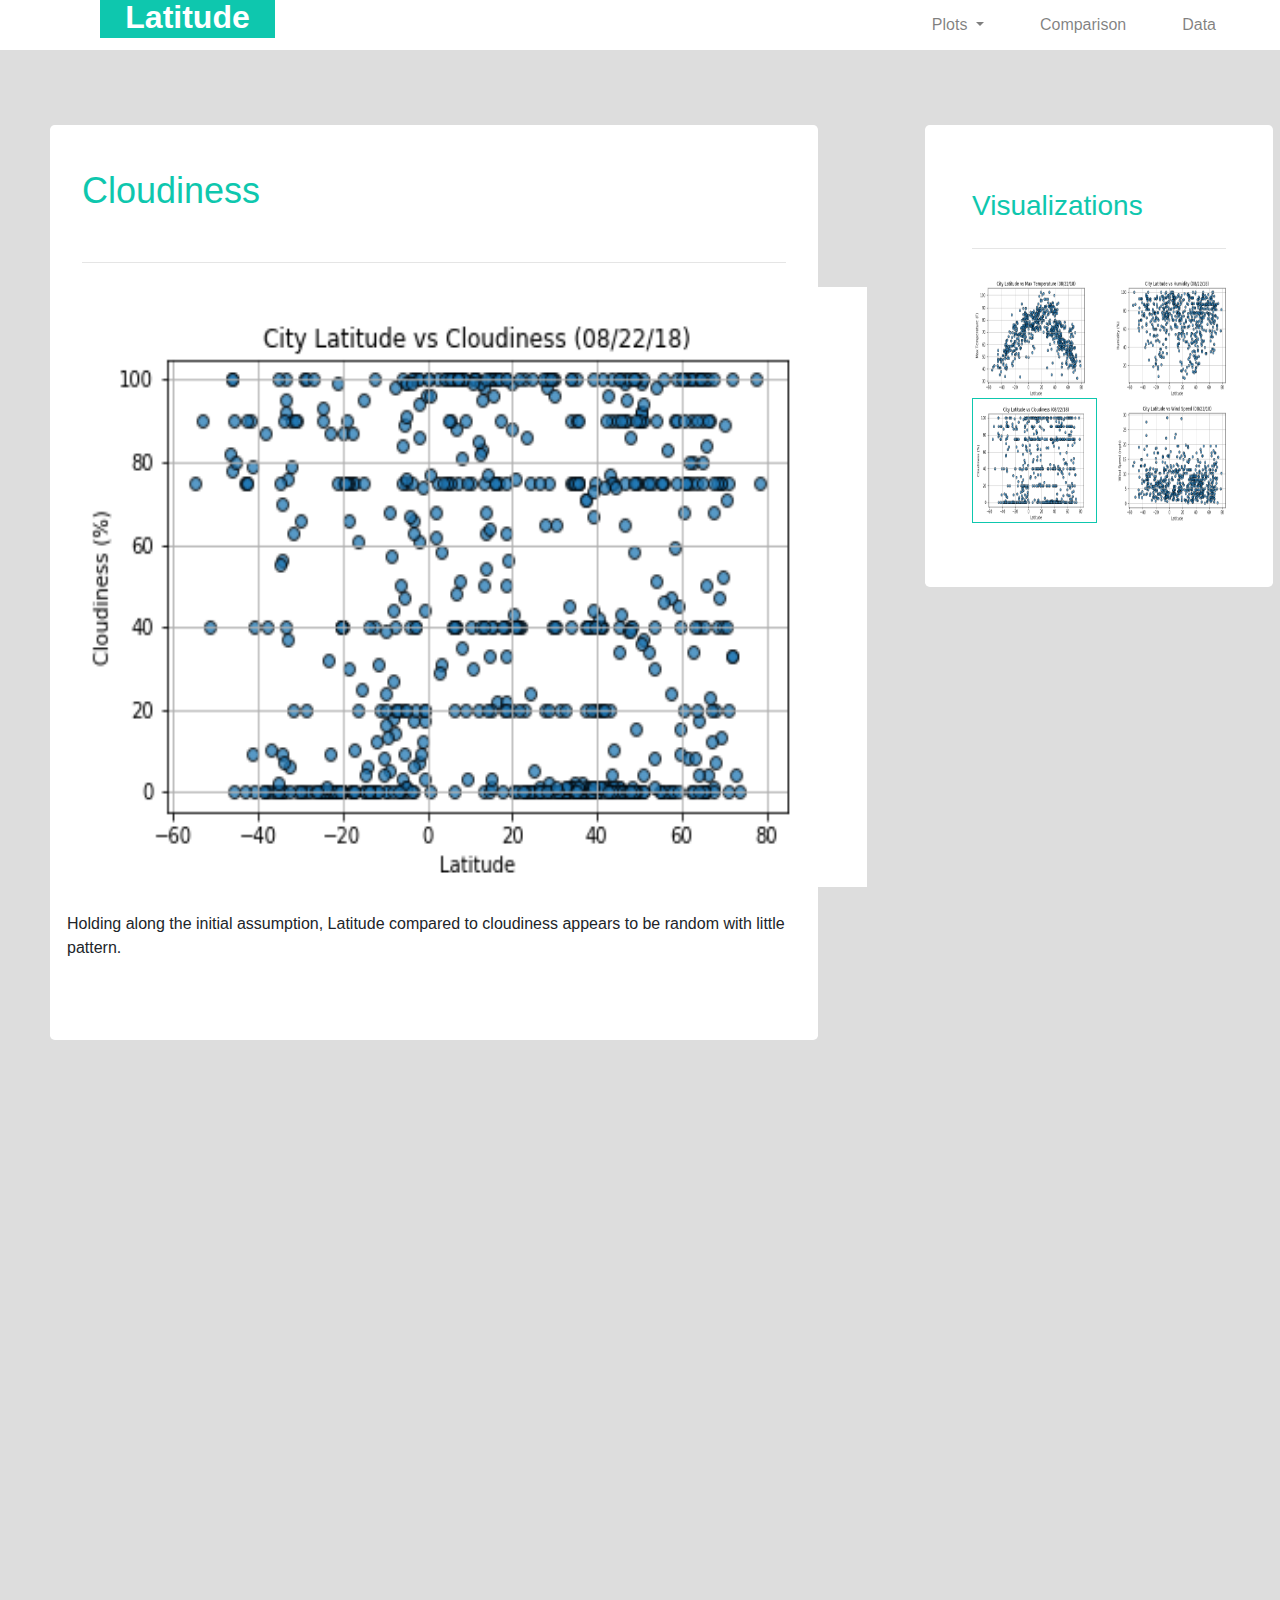
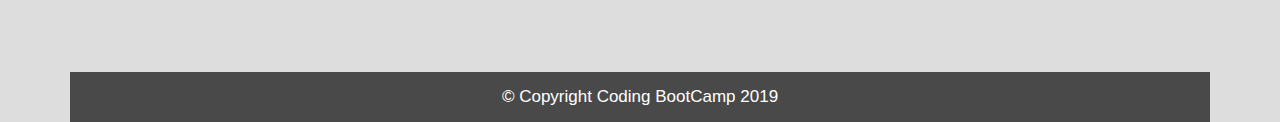
<file: HW9 - HTML and CSS/Plots/Cloudiness/Cloudiness.html>
<!DOCTYPE html>
<html lang="en">
<head>
    <style>body {background-color: #9b9999;}</style>
    <meta charset="utf-8">
    <title>Cloudiness Summary</title>
    <link rel="stylesheet" href="style-Cloudiness.css">
    <link rel="stylesheet" href="reset.css">
    <link rel="stylesheet" href="https://stackpath.bootstrapcdn.com/bootstrap/4.3.1/css/bootstrap.min.css" integrity="sha384-ggOyR0iXCbMQv3Xipma34MD+dH/1fQ784/j6cY/iJTQUOhcWr7x9JvoRxT2MZw1T" crossorigin="anonymous">

  <script src="https://code.jquery.com/jquery-3.3.1.slim.min.js" integrity="sha384-q8i/X+965DzO0rT7abK41JStQIAqVgRVzpbzo5smXKp4YfRvH+8abtTE1Pi6jizo" crossorigin="anonymous"></script>
  <script src="https://cdnjs.cloudflare.com/ajax/libs/popper.js/1.14.7/umd/popper.min.js" integrity="sha384-UO2eT0CpHqdSJQ6hJty5KVphtPhzWj9WO1clHTMGa3JDZwrnQq4sF86dIHNDz0W1" crossorigin="anonymous"></script>
  <script src="https://stackpath.bootstrapcdn.com/bootstrap/4.3.1/js/bootstrap.min.js" integrity="sha384-JjSmVgyd0p3pXB1rRibZUAYoIIy6OrQ6VrjIEaFf/nJGzIxFDsf4x0xIM+B07jRM" crossorigin="anonymous"></script>
</head>

<body style="background-color:#ddd">

<!--Navbar Setup-->

<!--AT LAST! Something that actually works!-->

<nav class="navbar navbar-expand-lg navbar-light bg-white">
<a class="navbar-brand" style="font-size:32px; color:white" href="C:\DV_SDB\Class-Homework\HW9 - HTML and CSS\Homepage.html"><strong>Latitude</strong></a>
  <button class="navbar-toggler" type="button" data-toggle="collapse" data-target="#navbarNavDropdown" aria-controls="navbarNavDropdown" aria-expanded="false" aria-label="Toggle navigation">
  <span class="navbar-toggler-icon"></span>
  </button>
  <div class="navbar-nav right ml-auto">
    <div class="collapse navbar-collapse" id="navbarNavDropdown">
      <ul class="navbar-nav">
      <li class="nav-item dropdown">
      <a class="nav-link dropdown-toggle" href="#" id="navbarDropdownMenuLink" role="button" data-toggle="dropdown" aria-haspopup="true" aria-expanded="false">
                                  Plots
      </a>
      <div class="dropdown-menu" aria-labelledby="navbarDropdownMenuLink">
        <a class="dropdown-item" href="C:\DV_SDB\Class-Homework\HW9 - HTML and CSS\Plots\Temp\Temp.html">City Latitude vs. Maximum Temperature</a>
        <a class="dropdown-item" href="C:\DV_SDB\Class-Homework\HW9 - HTML and CSS\Plots\Humidity\Humidity.html">City Latitude vs. Humidity</a>
        <a class="dropdown-item" href="C:\DV_SDB\Class-Homework\HW9 - HTML and CSS\Plots\Cloudiness\Cloudiness.html">City Latitude vs. Cloudiness</a>
        <a class="dropdown-item" href="C:\DV_SDB\Class-Homework\HW9 - HTML and CSS\Plots\Wind\Wind.html">City Latitude vs. Wind Speed</a>
      </div>
      </li>
      <li class="nav-item">
        <a class="nav-link" href="C:\DV_SDB\Class-Homework\HW9 - HTML and CSS\Comparison\Comparison.html">Comparison</a>
      </li>
      <li class="nav-item">
        <a class="nav-link" href="C:\DV_SDB\Class-Homework\HW9 - HTML and CSS\Data\Data.html">Data</a>
      </li>
      </ul>
    </div>
  </div>
</nav>


<!--End Navbar Setup-->

<!--Page Guts-->

<div class="jumbotron jumbo1" style="background-color:white">
    <div class="row">
        <div class="col-md-12 tldr text-left">
            <h1>Cloudiness</h1>
            <hr class="my-4">
            <div class="row">
                <img src="Latitude vs Cloudiness (%).png" height="600" width="800">
                <p>Holding along the initial assumption, Latitude compared to cloudiness appears to be random with little pattern.</p>
            </div>
            </div>
    </div>
</div>



<div class="jumbotron jumbo2" style="background-color:white">
  <div class="col-md-12 text-left">
    <h2>Visualizations</h2>
    <hr class="my-4">
      <div class="row">
        <div class="col-md-3 contact text-left">
          <a href="C:\DV_SDB\Class-Homework\HW9 - HTML and CSS\Plots\Temp\Temp.html" title="Max Temperature" style="background-color:#FFFFFF;color:#000000;text-decoration:none"><img src="Latitude vs Max Temperature (F).png" height="125" width="125" class="Temp"></a>

          <a href="C:\DV_SDB\Class-Homework\HW9 - HTML and CSS\Plots\Humidity\Humidity.html" title="Humidity" style="background-color:#FFFFFF;color:#000000;text-decoration:none"><img src="Humidity vs Max Temperature (F).png" height="125" width="125" class="Humid"></a>

          <a href="C:\DV_SDB\Class-Homework\HW9 - HTML and CSS\Plots\Cloudiness\Cloudiness.html" title="Cloudiness" style="background-color:#FFFFFF;color:#000000;text-decoration:none"><img src="Latitude vs Cloudiness (%).png" height="125" width="125" class="Cloud" style="border:1px solid rgb(14, 199, 174);"></a>

          <a href="C:\DV_SDB\Class-Homework\HW9 - HTML and CSS\Plots\Wind\Wind.html" title="Wind Speed" style="background-color:#FFFFFF;color:#000000;text-decoration:none"><img src="Latitude vs Wind Speed (mph).png" height="125" width="125" class="Wind"></a>
      </div>
    </div>
  </div>
</div>



<!--End Page Guts-->

<!--Footer Section-->

<div class="container">
    <div class="row text-center">
        <div class="col-12 footer text-center">
            <h1>&copy; Copyright Coding BootCamp 2019</h1>
            <div class="heading-underline"></div>
        </div>
    </div>
</div>

<!-- <footer class="footer">&copy; Copyright Coding BootCamp 2019</footer> -->

<!--End Footer Section-->
</body>


</html>
</file>
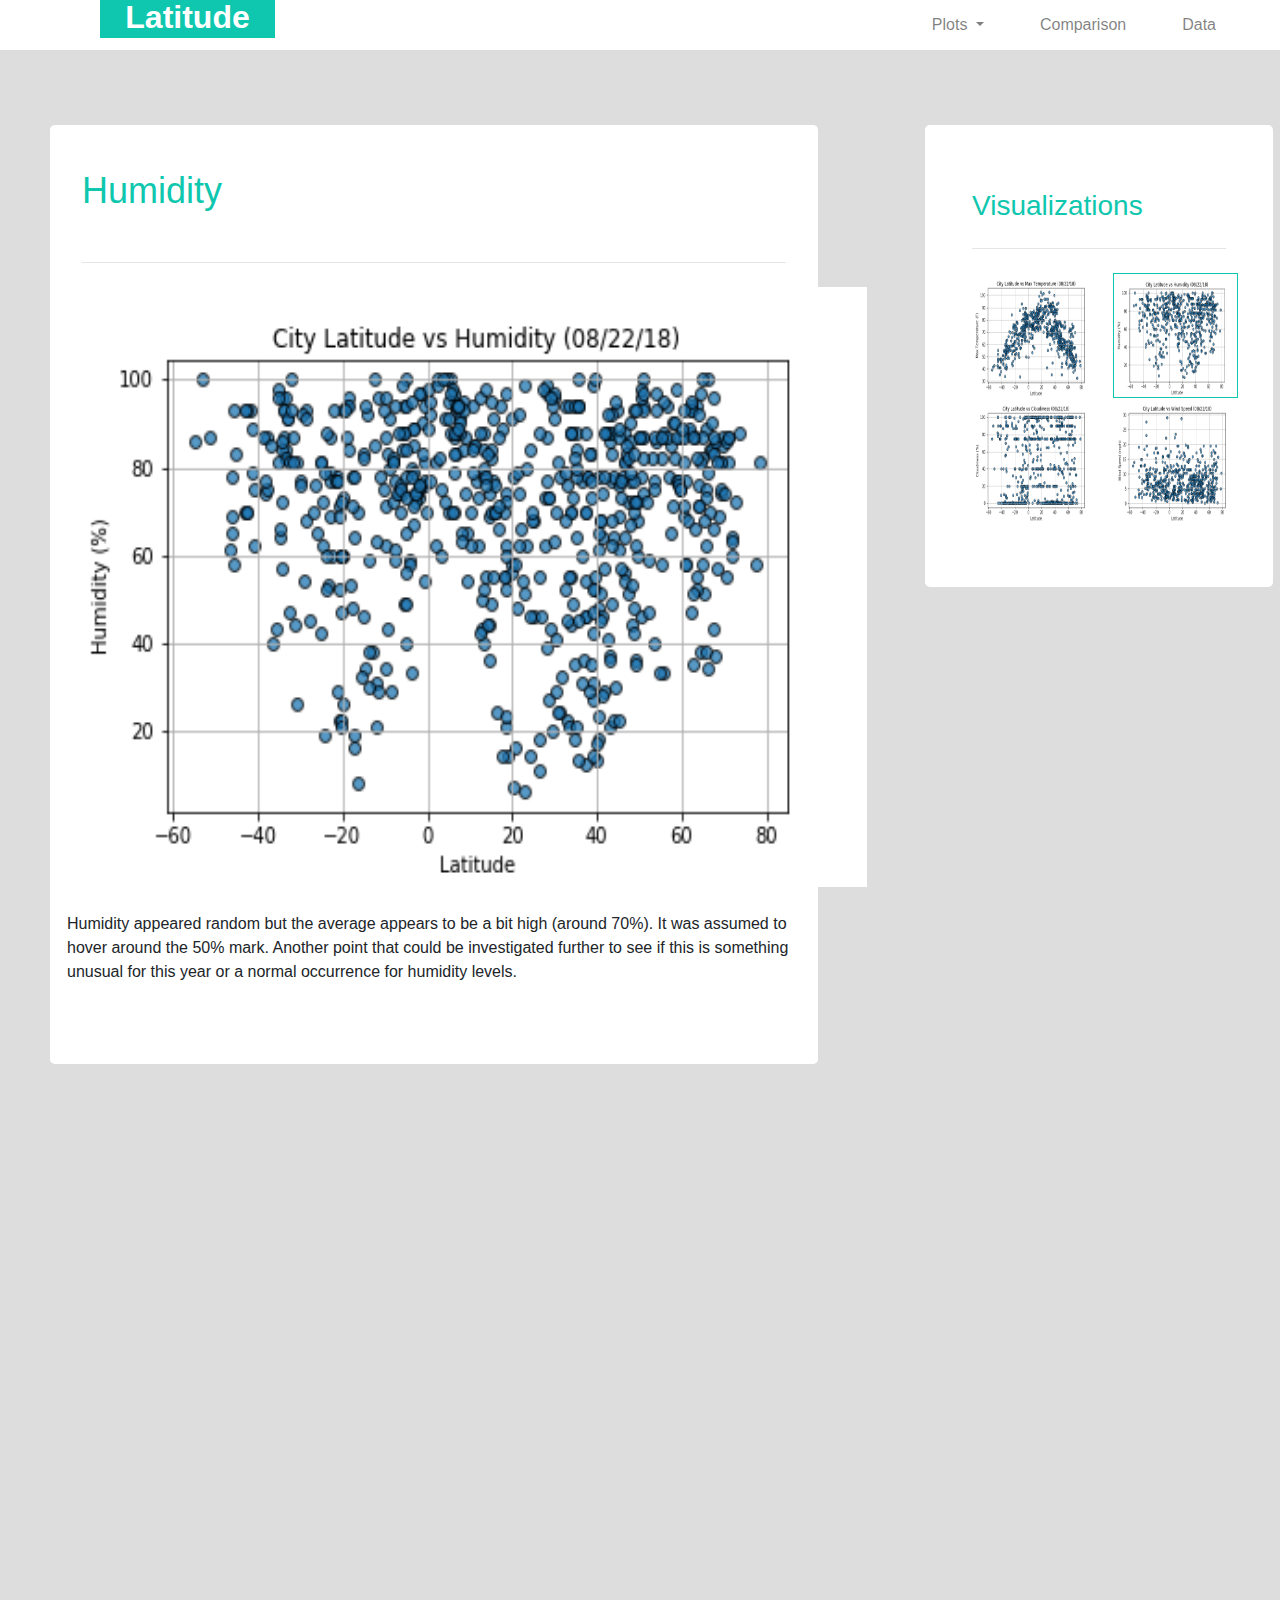
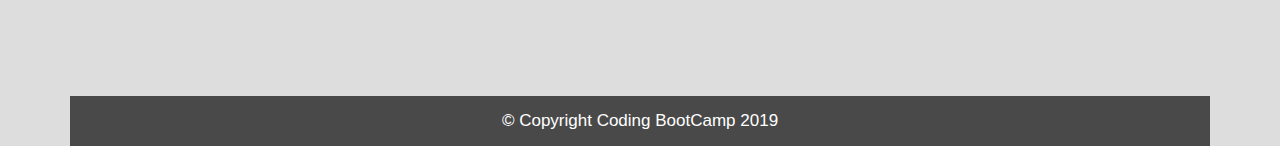
<file: HW9 - HTML and CSS/Plots/Humidity/Humidity.html>
<!DOCTYPE html>
<html lang="en">
<head>
    <style>body {background-color: #9b9999;}</style>
    <meta charset="utf-8">
    <title>Humidity Summary</title>
    <link rel="stylesheet" href="style-Humidity.css">
    <link rel="stylesheet" href="reset.css">
    <link rel="stylesheet" href="https://stackpath.bootstrapcdn.com/bootstrap/4.3.1/css/bootstrap.min.css" integrity="sha384-ggOyR0iXCbMQv3Xipma34MD+dH/1fQ784/j6cY/iJTQUOhcWr7x9JvoRxT2MZw1T" crossorigin="anonymous">

  <script src="https://code.jquery.com/jquery-3.3.1.slim.min.js" integrity="sha384-q8i/X+965DzO0rT7abK41JStQIAqVgRVzpbzo5smXKp4YfRvH+8abtTE1Pi6jizo" crossorigin="anonymous"></script>
  <script src="https://cdnjs.cloudflare.com/ajax/libs/popper.js/1.14.7/umd/popper.min.js" integrity="sha384-UO2eT0CpHqdSJQ6hJty5KVphtPhzWj9WO1clHTMGa3JDZwrnQq4sF86dIHNDz0W1" crossorigin="anonymous"></script>
  <script src="https://stackpath.bootstrapcdn.com/bootstrap/4.3.1/js/bootstrap.min.js" integrity="sha384-JjSmVgyd0p3pXB1rRibZUAYoIIy6OrQ6VrjIEaFf/nJGzIxFDsf4x0xIM+B07jRM" crossorigin="anonymous"></script>
</head>

<body style="background-color:#ddd">

<!--Navbar Setup-->

<!--AT LAST! Something that actually works!-->

<nav class="navbar navbar-expand-lg navbar-light bg-white">
<a class="navbar-brand" style="font-size:32px; color:white" href="C:\DV_SDB\Class-Homework\HW9 - HTML and CSS\Homepage.html"><strong>Latitude</strong></a>
  <button class="navbar-toggler" type="button" data-toggle="collapse" data-target="#navbarNavDropdown" aria-controls="navbarNavDropdown" aria-expanded="false" aria-label="Toggle navigation">
  <span class="navbar-toggler-icon"></span>
  </button>
  <div class="navbar-nav right ml-auto">
    <div class="collapse navbar-collapse" id="navbarNavDropdown">
      <ul class="navbar-nav">
      <li class="nav-item dropdown">
      <a class="nav-link dropdown-toggle" href="#" id="navbarDropdownMenuLink" role="button" data-toggle="dropdown" aria-haspopup="true" aria-expanded="false">
                                  Plots
      </a>
      <div class="dropdown-menu" aria-labelledby="navbarDropdownMenuLink">
        <a class="dropdown-item" href="C:\DV_SDB\Class-Homework\HW9 - HTML and CSS\Plots\Temp\Temp.html">City Latitude vs. Maximum Temperature</a>
        <a class="dropdown-item" href="C:\DV_SDB\Class-Homework\HW9 - HTML and CSS\Plots\Humidity\Humidity.html">City Latitude vs. Humidity</a>
        <a class="dropdown-item" href="C:\DV_SDB\Class-Homework\HW9 - HTML and CSS\Plots\Cloudiness\Cloudiness.html">City Latitude vs. Cloudiness</a>
        <a class="dropdown-item" href="C:\DV_SDB\Class-Homework\HW9 - HTML and CSS\Plots\Wind\Wind.html">City Latitude vs. Wind Speed</a>
      </div>
      </li>
      <li class="nav-item">
        <a class="nav-link" href="C:\DV_SDB\Class-Homework\HW9 - HTML and CSS\Comparison\Comparison.html">Comparison</a>
      </li>
      <li class="nav-item">
        <a class="nav-link" href="C:\DV_SDB\Class-Homework\HW9 - HTML and CSS\Data\Data.html">Data</a>
      </li>
      </ul>
    </div>
  </div>
</nav>


<!--End Navbar Setup-->

<!--Page Guts-->

<div class="jumbotron jumbo1" style="background-color:white">
    <div class="row">
        <div class="col-md-12 tldr text-left">
            <h1>Humidity</h1>
            <hr class="my-4">
            <div class="row">
                <img src="Humidity vs Max Temperature (F).png" height="600" width="800">
                <p>Humidity appeared random but the average appears to be a bit high (around 70%). It was assumed to hover around the 50% mark. Another point that could be investigated further to see if this is something unusual for this year or a normal occurrence for humidity levels.</p>
            </div>
            </div>
    </div>
</div>



<div class="jumbotron jumbo2" style="background-color:white">
  <div class="col-md-12 text-left">
    <h2>Visualizations</h2>
    <hr class="my-4">
      <div class="row">
        <div class="col-md-3 contact text-left">
          <a href="C:\DV_SDB\Class-Homework\HW9 - HTML and CSS\Plots\Temp\Temp.html" title="Max Temperature" style="background-color:#FFFFFF;color:#000000;text-decoration:none"><img src="Latitude vs Max Temperature (F).png" height="125" width="125" class="Temp"></a>

          <a href="C:\DV_SDB\Class-Homework\HW9 - HTML and CSS\Plots\Humidity\Humidity.html" title="Humidity" style="background-color:#FFFFFF;color:#000000;text-decoration:none"><img src="Humidity vs Max Temperature (F).png" height="125" width="125" class="Humid" style="border:1px solid rgb(14, 199, 174);"></a>

          <a href="C:\DV_SDB\Class-Homework\HW9 - HTML and CSS\Plots\Cloudiness\Cloudiness.html" title="Cloudiness" style="background-color:#FFFFFF;color:#000000;text-decoration:none"><img src="Latitude vs Cloudiness (%).png" height="125" width="125" class="Cloud"></a>

          <a href="C:\DV_SDB\Class-Homework\HW9 - HTML and CSS\Plots\Wind\Wind.html" title="Wind Speed" style="background-color:#FFFFFF;color:#000000;text-decoration:none"><img src="Latitude vs Wind Speed (mph).png" height="125" width="125" class="Wind"></a>
      </div>
    </div>
  </div>
</div>


<!--End Page Guts-->

<!--Footer Section-->

<div class="container">
    <div class="row text-center">
        <div class="col-12 footer text-center">
            <h1>&copy; Copyright Coding BootCamp 2019</h1>
            <div class="heading-underline"></div>
        </div>
    </div>
</div>

<!-- <footer class="footer">&copy; Copyright Coding BootCamp 2019</footer> -->

<!--End Footer Section-->
</body>


</html>
</file>
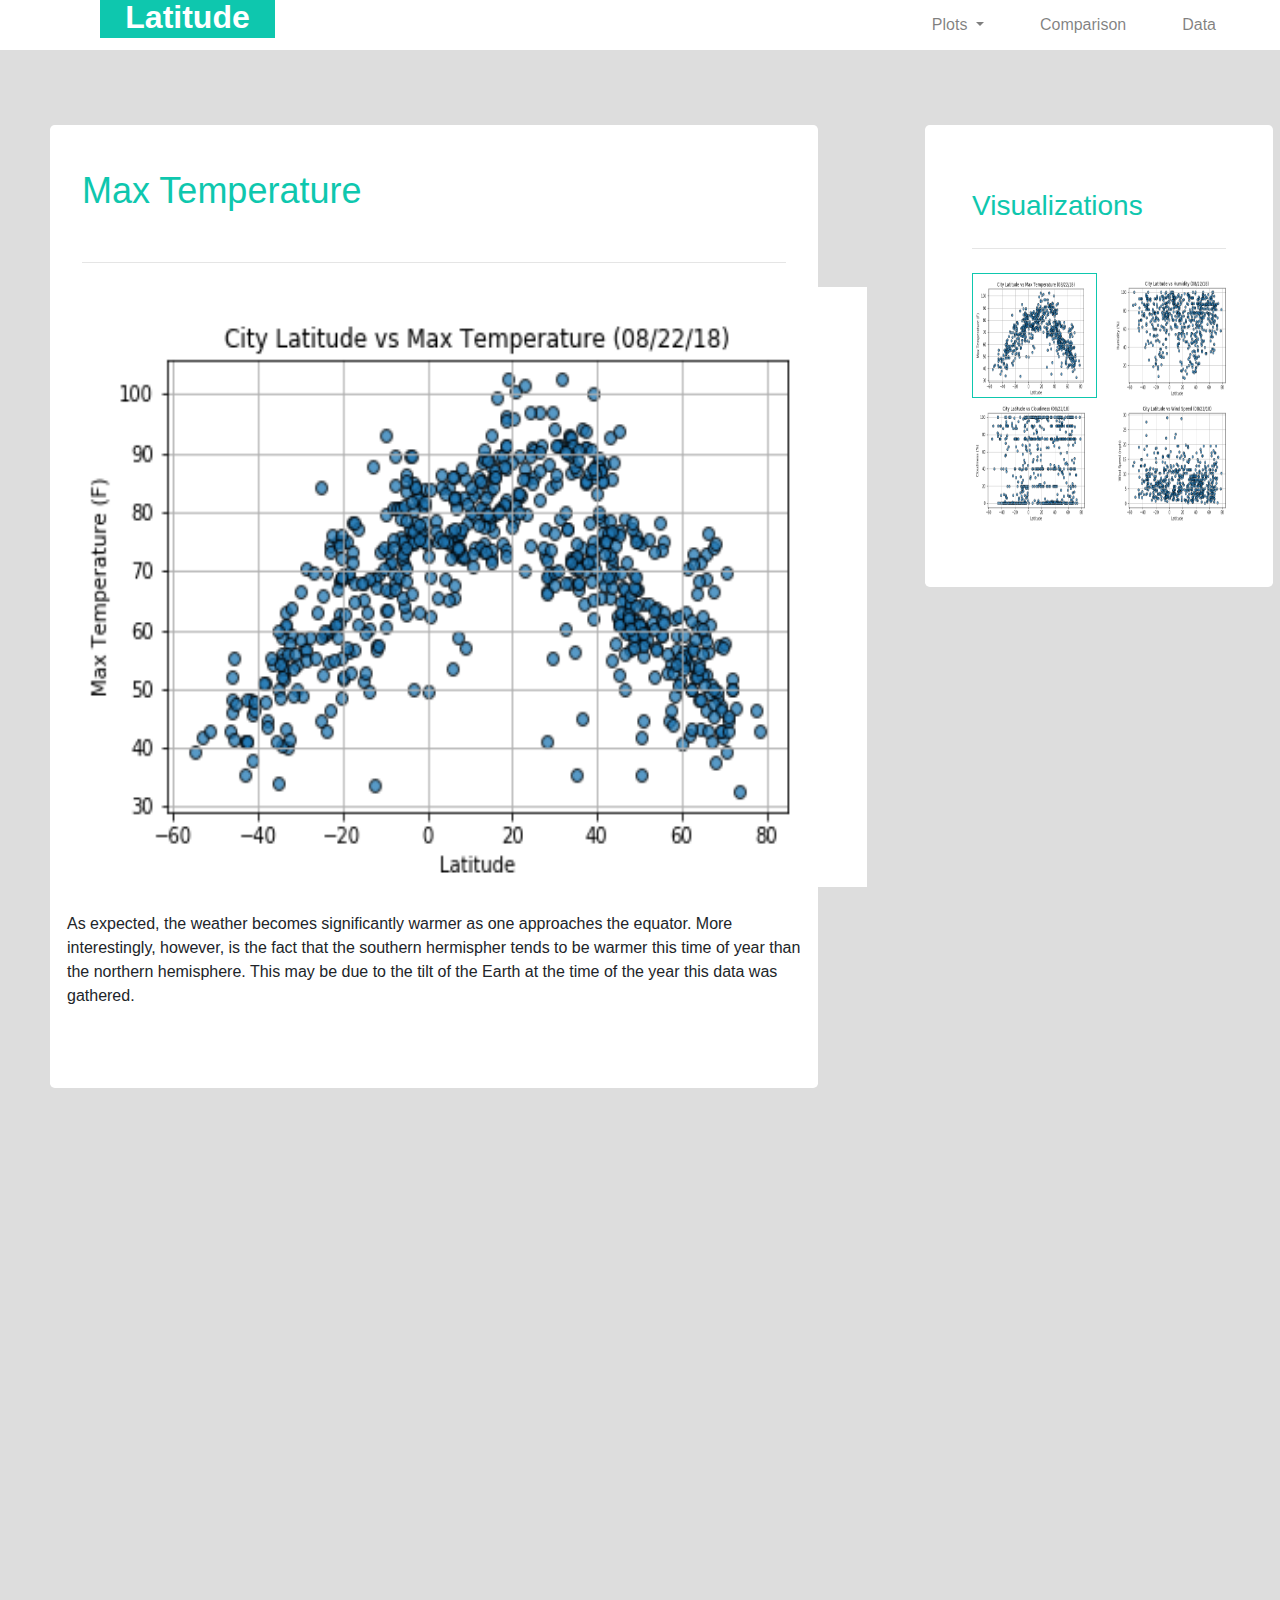
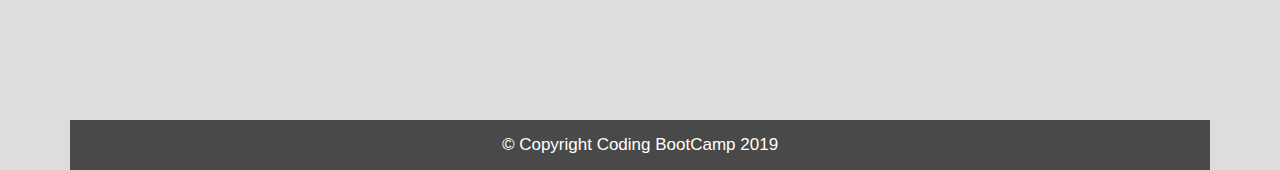
<file: HW9 - HTML and CSS/Plots/Temp/Temp.html>
<!DOCTYPE html>
<html lang="en">
<head>
    <style>body {background-color: #9b9999;}</style>
    <meta charset="utf-8">
    <title>Max Temperature Summary</title>
    <link rel="stylesheet" href="style-Temp.css">
    <link rel="stylesheet" href="reset.css">
    <link rel="stylesheet" href="https://stackpath.bootstrapcdn.com/bootstrap/4.3.1/css/bootstrap.min.css" integrity="sha384-ggOyR0iXCbMQv3Xipma34MD+dH/1fQ784/j6cY/iJTQUOhcWr7x9JvoRxT2MZw1T" crossorigin="anonymous">

  <script src="https://code.jquery.com/jquery-3.3.1.slim.min.js" integrity="sha384-q8i/X+965DzO0rT7abK41JStQIAqVgRVzpbzo5smXKp4YfRvH+8abtTE1Pi6jizo" crossorigin="anonymous"></script>
  <script src="https://cdnjs.cloudflare.com/ajax/libs/popper.js/1.14.7/umd/popper.min.js" integrity="sha384-UO2eT0CpHqdSJQ6hJty5KVphtPhzWj9WO1clHTMGa3JDZwrnQq4sF86dIHNDz0W1" crossorigin="anonymous"></script>
  <script src="https://stackpath.bootstrapcdn.com/bootstrap/4.3.1/js/bootstrap.min.js" integrity="sha384-JjSmVgyd0p3pXB1rRibZUAYoIIy6OrQ6VrjIEaFf/nJGzIxFDsf4x0xIM+B07jRM" crossorigin="anonymous"></script>
</head>

<body style="background-color:#ddd">

<!--Navbar Setup-->

<!--AT LAST! Something that actually works!-->

<nav class="navbar navbar-expand-lg navbar-light bg-white">
<a class="navbar-brand" style="font-size:32px; color:white" href="C:\DV_SDB\Class-Homework\HW9 - HTML and CSS\Homepage.html"><strong>Latitude</strong></a>
  <button class="navbar-toggler" type="button" data-toggle="collapse" data-target="#navbarNavDropdown" aria-controls="navbarNavDropdown" aria-expanded="false" aria-label="Toggle navigation">
  <span class="navbar-toggler-icon"></span>
  </button>
  <div class="navbar-nav right ml-auto">
    <div class="collapse navbar-collapse" id="navbarNavDropdown">
      <ul class="navbar-nav">
      <li class="nav-item dropdown">
      <a class="nav-link dropdown-toggle" href="#" id="navbarDropdownMenuLink" role="button" data-toggle="dropdown" aria-haspopup="true" aria-expanded="false">
                                  Plots
      </a>
      <div class="dropdown-menu" aria-labelledby="navbarDropdownMenuLink">
        <a class="dropdown-item" href="C:\DV_SDB\Class-Homework\HW9 - HTML and CSS\Plots\Temp\Temp.html">City Latitude vs. Maximum Temperature</a>
        <a class="dropdown-item" href="C:\DV_SDB\Class-Homework\HW9 - HTML and CSS\Plots\Humidity\Humidity.html">City Latitude vs. Humidity</a>
        <a class="dropdown-item" href="C:\DV_SDB\Class-Homework\HW9 - HTML and CSS\Plots\Cloudiness\Cloudiness.html">City Latitude vs. Cloudiness</a>
        <a class="dropdown-item" href="C:\DV_SDB\Class-Homework\HW9 - HTML and CSS\Plots\Wind\Wind.html">City Latitude vs. Wind Speed</a>
      </div>
      </li>
      <li class="nav-item">
        <a class="nav-link" href="C:\DV_SDB\Class-Homework\HW9 - HTML and CSS\Comparison\Comparison.html">Comparison</a>
      </li>
      <li class="nav-item">
        <a class="nav-link" href="C:\DV_SDB\Class-Homework\HW9 - HTML and CSS\Data\Data.html">Data</a>
      </li>
      </ul>
    </div>
  </div>
</nav>


<!--End Navbar Setup-->

<!--Page Guts-->

<div class="jumbotron jumbo1" style="background-color:white">
    <div class="row">
        <div class="col-md-12 tldr text-left">
            <h1>Max Temperature</h1>
            <hr class="my-4">
            <div class="row">
                <img src="Latitude vs Max Temperature (F).png" height="600" width="800">
                <p>As expected, the weather becomes significantly warmer as one approaches the equator.  More interestingly, however, is the fact that the southern hermispher tends to be warmer this time of year than the northern hemisphere.  This may be due to the tilt of the Earth at the time of the year this data was gathered.</p>
            </div>
            </div>
    </div>
</div>



<div class="jumbotron jumbo2" style="background-color:white">
  <div class="col-md-12 text-left">
    <h2>Visualizations</h2>
    <hr class="my-4">
      <div class="row">
        <div class="col-md-3 contact text-left">
          <a href="C:\DV_SDB\Class-Homework\HW9 - HTML and CSS\Plots\Temp\Temp.html" title="Max Temperature" style="background-color:#FFFFFF;color:#000000;text-decoration:none"><img src="Latitude vs Max Temperature (F).png" height="125" width="125" class="Temp" style="border:1px solid rgb(14, 199, 174);"></a>

          <a href="C:\DV_SDB\Class-Homework\HW9 - HTML and CSS\Plots\Humidity\Humidity.html" title="Humidity" style="background-color:#FFFFFF;color:#000000;text-decoration:none"><img src="Humidity vs Max Temperature (F).png" height="125" width="125" class="Humid"></a>

          <a href="C:\DV_SDB\Class-Homework\HW9 - HTML and CSS\Plots\Cloudiness\Cloudiness.html" title="Cloudiness" style="background-color:#FFFFFF;color:#000000;text-decoration:none"><img src="Latitude vs Cloudiness (%).png" height="125" width="125" class="Cloud"></a>

          <a href="C:\DV_SDB\Class-Homework\HW9 - HTML and CSS\Plots\Wind\Wind.html" title="Wind Speed" style="background-color:#FFFFFF;color:#000000;text-decoration:none"><img src="Latitude vs Wind Speed (mph).png" height="125" width="125" class="Wind"></a>
      </div>
    </div>
  </div>
</div>


<!--End Page Guts-->

<!--Footer Section-->

<div class="container">
    <div class="row text-center">
        <div class="col-12 footer text-center">
            <h1>&copy; Copyright Coding BootCamp 2019</h1>
            <div class="heading-underline"></div>
        </div>
    </div>
</div>

<!-- <footer class="footer">&copy; Copyright Coding BootCamp 2019</footer> -->

<!--End Footer Section-->
</body>


</html>
</file>
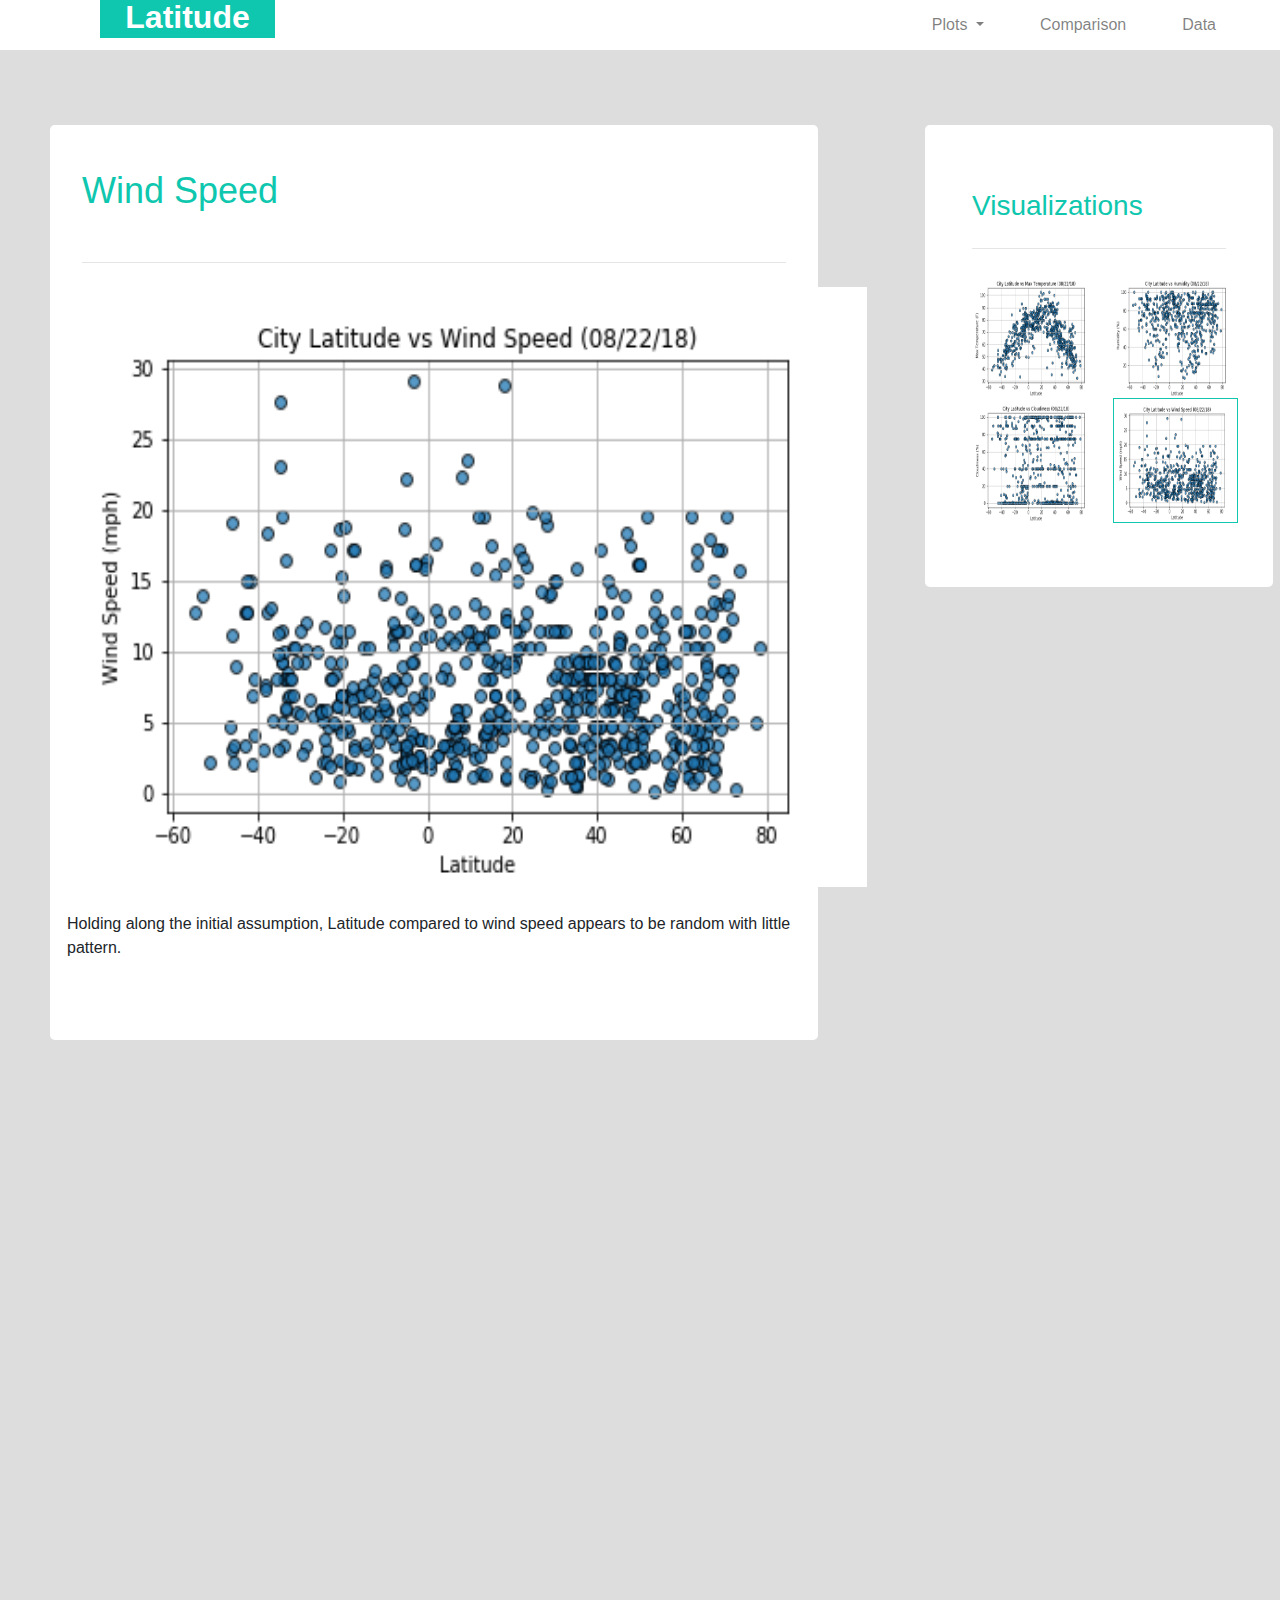
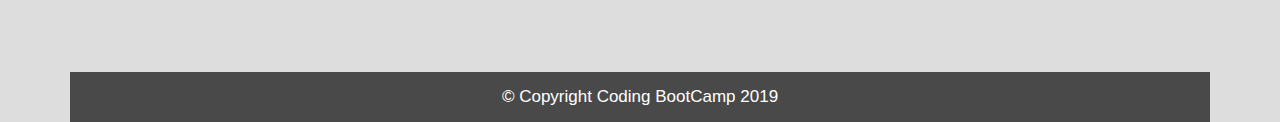
<file: HW9 - HTML and CSS/Plots/Wind/Wind.html>
<!DOCTYPE html>
<html lang="en">
<head>
    <style>body {background-color: #9b9999;}</style>
    <meta charset="utf-8">
    <title>Wind Speed Summary</title>
    <link rel="stylesheet" href="style-Wind.css">
    <link rel="stylesheet" href="reset.css">
    <link rel="stylesheet" href="https://stackpath.bootstrapcdn.com/bootstrap/4.3.1/css/bootstrap.min.css" integrity="sha384-ggOyR0iXCbMQv3Xipma34MD+dH/1fQ784/j6cY/iJTQUOhcWr7x9JvoRxT2MZw1T" crossorigin="anonymous">

  <script src="https://code.jquery.com/jquery-3.3.1.slim.min.js" integrity="sha384-q8i/X+965DzO0rT7abK41JStQIAqVgRVzpbzo5smXKp4YfRvH+8abtTE1Pi6jizo" crossorigin="anonymous"></script>
  <script src="https://cdnjs.cloudflare.com/ajax/libs/popper.js/1.14.7/umd/popper.min.js" integrity="sha384-UO2eT0CpHqdSJQ6hJty5KVphtPhzWj9WO1clHTMGa3JDZwrnQq4sF86dIHNDz0W1" crossorigin="anonymous"></script>
  <script src="https://stackpath.bootstrapcdn.com/bootstrap/4.3.1/js/bootstrap.min.js" integrity="sha384-JjSmVgyd0p3pXB1rRibZUAYoIIy6OrQ6VrjIEaFf/nJGzIxFDsf4x0xIM+B07jRM" crossorigin="anonymous"></script>
</head>

<body style="background-color:#ddd">

<!--Navbar Setup-->

<!--AT LAST! Something that actually works!-->

<nav class="navbar navbar-expand-lg navbar-light bg-white">
<a class="navbar-brand" style="font-size:32px; color:white" href="C:\DV_SDB\Class-Homework\HW9 - HTML and CSS\Homepage.html"><strong>Latitude</strong></a>
  <button class="navbar-toggler" type="button" data-toggle="collapse" data-target="#navbarNavDropdown" aria-controls="navbarNavDropdown" aria-expanded="false" aria-label="Toggle navigation">
  <span class="navbar-toggler-icon"></span>
  </button>
  <div class="navbar-nav right ml-auto">
    <div class="collapse navbar-collapse" id="navbarNavDropdown">
      <ul class="navbar-nav">
      <li class="nav-item dropdown">
      <a class="nav-link dropdown-toggle" href="#" id="navbarDropdownMenuLink" role="button" data-toggle="dropdown" aria-haspopup="true" aria-expanded="false">
                                  Plots
      </a>
      <div class="dropdown-menu" aria-labelledby="navbarDropdownMenuLink">
        <a class="dropdown-item" href="C:\DV_SDB\Class-Homework\HW9 - HTML and CSS\Plots\Temp\Temp.html">City Latitude vs. Maximum Temperature</a>
        <a class="dropdown-item" href="C:\DV_SDB\Class-Homework\HW9 - HTML and CSS\Plots\Humidity\Humidity.html">City Latitude vs. Humidity</a>
        <a class="dropdown-item" href="C:\DV_SDB\Class-Homework\HW9 - HTML and CSS\Plots\Cloudiness\Cloudiness.html">City Latitude vs. Cloudiness</a>
        <a class="dropdown-item" href="C:\DV_SDB\Class-Homework\HW9 - HTML and CSS\Plots\Wind\Wind.html">City Latitude vs. Wind Speed</a>
      </div>
      </li>
      <li class="nav-item">
        <a class="nav-link" href="C:\DV_SDB\Class-Homework\HW9 - HTML and CSS\Comparison\Comparison.html">Comparison</a>
      </li>
      <li class="nav-item">
        <a class="nav-link" href="C:\DV_SDB\Class-Homework\HW9 - HTML and CSS\Data\Data.html">Data</a>
      </li>
      </ul>
    </div>
  </div>
</nav>


<!--End Navbar Setup-->

<!--Page Guts-->

<div class="jumbotron jumbo1" style="background-color:white">
    <div class="row">
        <div class="col-md-12 tldr text-left">
            <h1>Wind Speed</h1>
            <hr class="my-4">
            <div class="row">
                <img src="Latitude vs Wind Speed (mph).png" height="600" width="800">
                <p>Holding along the initial assumption, Latitude compared to wind speed appears to be random with little pattern.</p>
            </div>
            </div>
    </div>
</div>



<div class="jumbotron jumbo2" style="background-color:white">
  <div class="col-md-12 text-left">
    <h2>Visualizations</h2>
    <hr class="my-4">
      <div class="row">
        <div class="col-md-3 contact text-left">
          <a href="C:\DV_SDB\Class-Homework\HW9 - HTML and CSS\Plots\Temp\Temp.html" title="Max Temperature" style="background-color:#FFFFFF;color:#000000;text-decoration:none"><img src="Latitude vs Max Temperature (F).png" height="125" width="125" class="Temp"></a>

          <a href="C:\DV_SDB\Class-Homework\HW9 - HTML and CSS\Plots\Humidity\Humidity.html" title="Humidity" style="background-color:#FFFFFF;color:#000000;text-decoration:none"><img src="Humidity vs Max Temperature (F).png" height="125" width="125" class="Humid"></a>

          <a href="C:\DV_SDB\Class-Homework\HW9 - HTML and CSS\Plots\Cloudiness\Cloudiness.html" title="Cloudiness" style="background-color:#FFFFFF;color:#000000;text-decoration:none"><img src="Latitude vs Cloudiness (%).png" height="125" width="125" class="Cloud"></a>

          <a href="C:\DV_SDB\Class-Homework\HW9 - HTML and CSS\Plots\Wind\Wind.html" title="Wind Speed" style="background-color:#FFFFFF;color:#000000;text-decoration:none"><img src="Latitude vs Wind Speed (mph).png" height="125" width="125" class="Wind" style="border:1px solid rgb(14, 199, 174);"></a>
      </div>
    </div>
  </div>
</div>


<!--End Page Guts-->

<!--Footer Section-->

<div class="container">
    <div class="row text-center">
        <div class="col-12 footer text-center">
            <h1>&copy; Copyright Coding BootCamp 2019</h1>
            <div class="heading-underline"></div>
        </div>
    </div>
</div>

<!-- <footer class="footer">&copy; Copyright Coding BootCamp 2019</footer> -->

<!--End Footer Section-->
</body>


</html>
</file>
<file: HW9 - HTML and CSS/style-Homepage.css>
html, body {
    background-color: #ddd;
}
.footer {
    position: fixed;
    bottom: -600px;
    /* bottom: 0px; */
    text-align: center;
    font-size: 17px;
    background-color:rgba(0, 0, 0, 0.671);
    color: white;
    height: 50px;
}
.footer h1 {
    font-size: 17px;
    margin-top: 15px;
}
.navbar-brand{
    background-color: rgb(14, 199, 174);
    position: absolute;
    text-align: center;
    left: 100px;
    height: 50px;
    width: 175px;
    margin-bottom: 25px;
    color: white;
}
.navbar-brand:hover {
    background-color: #ddd;
    color: white;
}
.navbar {
    height: 50px;
}
.nav-item a {
    margin-top: 0px;
    margin-right: 40px;
}
.tldr h1{
    font-size: 36px;
    color: rgb(14, 199, 174);
    margin-top: -20px;
    margin-bottom: 50px;
}
.tldr pic {
    position: absolute;
    left: -100px;
}
.sum {
    left: 30px;
    margin-top: 80px;
}
.summary {
    left: 160px;
}
.jumbo2 h2{
    font-size: 28px;
    color: rgb(14, 199, 174);
    margin-bottom: 25px;
}
div {
    word-wrap: break-word;
  }
.Humid{
    position: absolute;
    right: -210px;
    top: 0px;
    margin-bottom: 20px;
}
.Humid:hover {
    border: solid 2px rgb(14, 199, 174);
}
.Temp:hover {
    border: solid 2px rgb(14, 199, 174);
}
.Wind:hover {
    border: solid 2px rgb(14, 199, 174);
}
.Cloud:hover {
    border: solid 2px rgb(14, 199, 174);
}
.Wind{
    position: absolute;
    right: -210px;
    bottom: 0px;
}
.jumbo1 summary_1 {
    position: absolute;
    left: 0px;
    margin-top: 50px;
}
.jumbo1{
    width: 60%;
    margin-left: 50px;
    margin-top: 75px;
}
.jumbo2{
    position: absolute;
    left: 925px;
    top: 0px;
    margin-top: 125px;
    
}
.main {
    position: absolute;
    margin-left: -15px;
}
.jumbo2 img {
    margin-top: 0px;
}
</file>
<file: HW9 - HTML and CSS/Comparison/style-Comparison.css>
html, body {
    background-color: #ddd;
}
.footer {
    position: fixed;
    bottom: -600px;
    /* bottom: 0px; */
    text-align: center;
    font-size: 17px;
    background-color:rgba(0, 0, 0, 0.671);
    color: white;
    height: 50px;
}
.footer h1 {
    font-size: 17px;
    margin-top: 15px;
}
.navbar-brand{
    background-color: rgb(14, 199, 174);
    position: absolute;
    text-align: center;
    left: 100px;
    height: 50px;
    width: 175px;
    margin-bottom: 25px;
    color: white;
    
     
}
.navbar-brand:hover {
    background-color: #ddd;
    color: white;
}
.navbar {
    height: 50px;
}
.nav-item a {
    margin-top: 0px;
    margin-right: 40px;
}
.tldr h1{
    font-size: 48px;
    color: rgb(14, 199, 174);
    margin-top: -20px;
    margin-bottom: 50px;
}
.tldr h2 {
    font-size: 24px;
    color: rgb(14, 199, 174);
    margin-top: 75px;
}
.tldr pic {
    position: absolute;
    left: -100px;
}
.sum {
    left: 30px;
    margin-top: 80px;
}
.summary {
    left: 160px;
}
.jumbo2 h2{
    font-size: 28px;
    color: rgb(14, 199, 174);
    margin-bottom: 50px;
}
div {
    word-wrap: break-word;
  }
.Humid{
    position: absolute;
    right: -210px;
    top: 0px;
    margin-bottom: 20px;
}
.Wind{
    position: absolute;
    right: 50px;
    bottom: 0px;
}
.jumbo1 summary_1 {
    position: absolute;
    left: 0px;
    margin-top: 50px;
}
.jumbo1{
    width: 90%;
    margin-left: 70px;
    margin-top: 75px;
}
.jumbo2{
    position: absolute;
    left: 950px;
    top: 0px;
    margin-top: 125px;
}
.main {
    position: absolute;
    margin-left: -15px;
}
.Humidity:hover {
    border: solid 2px rgb(14, 199, 174);
}
.Temp:hover {
    border: solid 2px rgb(14, 199, 174);
}
.Wind:hover {
    border: solid 2px rgb(14, 199, 174);
}
.Cloud:hover {
    border: solid 2px rgb(14, 199, 174);
}
</file>
<file: HW9 - HTML and CSS/Data/style-Data.css>
html, body {
    background-color: #ddd;
}
.footer {
    position: fixed;
    bottom: -600px;
    /* bottom: 0px; */
    text-align: center;
    font-size: 17px;
    background-color:rgba(0, 0, 0, 0.671);
    color: white;
    height: 50px;
}
.footer h1 {
    font-size: 17px;
    margin-top: 15px;
}
.navbar-brand{
    background-color: rgb(14, 199, 174);
    position: absolute;
    text-align: center;
    left: 100px;
    height: 50px;
    width: 175px;
    margin-bottom: 25px;
    color: white;
    
     
}
.navbar-brand:hover {
    background-color: #ddd;
    color: white;
}
.navbar {
    height: 50px;
}
.nav-item a {
    margin-top: 0px;
    margin-right: 40px;
}
.tldr h1{
    font-size: 48px;
    color: rgb(14, 199, 174);
    margin-top: -20px;
    margin-bottom: 50px;
}
.tldr h2 {
    font-size: 24px;
    color: rgb(14, 199, 174);
    margin-top: 75px;
}
.tldr pic {
    position: absolute;
    left: -100px;
}
.sum {
    left: 30px;
    margin-top: 80px;
}
.summary {
    left: 160px;
}
.jumbo2 h2{
    font-size: 28px;
    color: rgb(14, 199, 174);
    margin-bottom: 50px;
}
div {
    word-wrap: break-word;
  }
.Humid{
    position: absolute;
    right: -210px;
    top: 0px;
    margin-bottom: 20px;
}
.Wind{
    position: absolute;
    right: -210px;
    bottom: 0px;
}
.jumbo1 summary_1 {
    position: absolute;
    left: 0px;
    margin-top: 50px;
}
.jumbo1{
    width: 90%;
    margin-left: 70px;
    margin-top: 75px;
}
.jumbo2{
    position: absolute;
    left: 950px;
    top: 0px;
    margin-top: 125px;
}
.main {
    position: absolute;
    margin-left: -15px;
}
.tldr table{
    margin-top: 75px;
}
</file>
<file: HW9 - HTML and CSS/Plots/Cloudiness/style-Cloudiness.css>
html, body {
    background-color: #ddd;
}
.footer {
    position: fixed;
    bottom: -600px;
    /* bottom: 0px; */
    text-align: center;
    font-size: 17px;
    background-color:rgba(0, 0, 0, 0.671);
    color: white;
    height: 50px;
}
.footer h1 {
    font-size: 17px;
    margin-top: 15px;
}
.navbar-brand{
    background-color: rgb(14, 199, 174);
    position: absolute;
    text-align: center;
    left: 100px;
    height: 50px;
    width: 175px;
    margin-bottom: 25px;
    color: white;
    
     
}
.navbar-brand:hover {
    background-color: #ddd;
    color: white;
}
.navbar {
    height: 50px;
}
.nav-item a {
    margin-top: 0px;
    margin-right: 40px;
}
.tldr h1{
    font-size: 36px;
    color: rgb(14, 199, 174);
    margin-top: -20px;
    margin-bottom: 50px;
}
.tldr p{
    margin-top: 25px;
}
.sum {
    left: 30px;
    margin-top: 80px;
}
.summary {
    left: 160px;
}
.jumbo2 h2{
    font-size: 28px;
    color: rgb(14, 199, 174);
    margin-bottom: 25px;
}
div {
    word-wrap: break-word;
  }
.Humid{
    position: absolute;
    right: -210px;
    top: 0px;
    margin-bottom: 20px;
}
.Wind{
    position: absolute;
    right: -210px;
    bottom: 0px;
}
.jumbo1 summary_1 {
    position: absolute;
    left: 0px;
    margin-top: 50px;
}
.jumbo1{
    width: 60%;
    margin-left: 50px;
    margin-top: 75px;
}
.jumbo2{
    position: absolute;
    left: 925px;
    top: 0px;
    margin-top: 125px;
}
.main {
    position: absolute;
    margin-left: -15px;
}
.Humid:hover {
    border: solid 2px rgb(14, 199, 174);
}
.Temp:hover {
    border: solid 2px rgb(14, 199, 174);
}
.Wind:hover {
    border: solid 2px rgb(14, 199, 174);
}
.Cloud:hover {
    border: solid 2px rgb(14, 199, 174);
}
</file>
<file: HW9 - HTML and CSS/Plots/Humidity/style-Humidity.css>
html, body {
    background-color: #ddd;
}
.footer {
    position: fixed;
    bottom: -600px;
    /* bottom: 0px; */
    text-align: center;
    font-size: 17px;
    background-color:rgba(0, 0, 0, 0.671);
    color: white;
    height: 50px;
}
.footer h1 {
    font-size: 17px;
    margin-top: 15px;
}
.navbar-brand{
    background-color: rgb(14, 199, 174);
    position: absolute;
    text-align: center;
    left: 100px;
    height: 50px;
    width: 175px;
    margin-bottom: 25px;
    color: white;
    
     
}
.navbar-brand:hover {
    background-color: #ddd;
    color: white;
}
.navbar {
    height: 50px;
}
.nav-item a {
    margin-top: 0px;
    margin-right: 40px;
}
.tldr h1{
    font-size: 36px;
    color: rgb(14, 199, 174);
    margin-top: -20px;
    margin-bottom: 50px;
}
.tldr p{
    margin-top: 25px;
}
.sum {
    left: 30px;
    margin-top: 80px;
}
.summary {
    left: 160px;
}
.jumbo2 h2{
    font-size: 28px;
    color: rgb(14, 199, 174);
    margin-bottom: 25px;
}
div {
    word-wrap: break-word;
  }
.Humid{
    position: absolute;
    right: -210px;
    top: 0px;
    margin-bottom: 20px;
}
.Wind{
    position: absolute;
    right: -210px;
    bottom: 0px;
}
.jumbo1 summary_1 {
    position: absolute;
    left: 0px;
    margin-top: 50px;
}
.jumbo1{
    width: 60%;
    margin-left: 50px;
    margin-top: 75px;
}
.jumbo2{
    position: absolute;
    left: 925px;
    top: 0px;
    margin-top: 125px;
}
.main {
    position: absolute;
    margin-left: -15px;
}
.Humid:hover {
    border: solid 2px rgb(14, 199, 174);
}
.Temp:hover {
    border: solid 2px rgb(14, 199, 174);
}
.Wind:hover {
    border: solid 2px rgb(14, 199, 174);
}
.Cloud:hover {
    border: solid 2px rgb(14, 199, 174);
}
</file>
<file: HW9 - HTML and CSS/Plots/Temp/style-Temp.css>
html, body {
    background-color: #ddd;
}
.footer {
    position: fixed;
    bottom: -600px;
    /* bottom: 0px; */
    text-align: center;
    font-size: 17px;
    background-color:rgba(0, 0, 0, 0.671);
    color: white;
    height: 50px;
}
.footer h1 {
    font-size: 17px;
    margin-top: 15px;
}
.navbar-brand{
    background-color: rgb(14, 199, 174);
    position: absolute;
    text-align: center;
    left: 100px;
    height: 50px;
    width: 175px;
    margin-bottom: 25px;
    color: white;
    
     
}
.navbar-brand:hover {
    background-color: #ddd;
    color: white;
}
.navbar {
    height: 50px;
}
.nav-item a {
    margin-top: 0px;
    margin-right: 40px;
}
.tldr h1{
    font-size: 36px;
    color: rgb(14, 199, 174);
    margin-top: -20px;
    margin-bottom: 50px;
}
.tldr p{
    margin-top: 25px;
}
.sum {
    left: 30px;
    margin-top: 80px;
}
.summary {
    left: 160px;
}
.jumbo2 h2{
    font-size: 28px;
    color: rgb(14, 199, 174);
    margin-bottom: 25px;
}
div {
    word-wrap: break-word;
  }
.Humid{
    position: absolute;
    right: -210px;
    top: 0px;
    margin-bottom: 20px;
}
.Wind{
    position: absolute;
    right: -210px;
    bottom: 0px;
}
.jumbo1 summary_1 {
    position: absolute;
    left: 0px;
    margin-top: 50px;
}
.jumbo1{
    width: 60%;
    margin-left: 50px;
    margin-top: 75px;
}
.jumbo2{
    position: absolute;
    left: 925px;
    top: 0px;
    margin-top: 125px;
}
.main {
    position: absolute;
    margin-left: -15px;
}
.Humid:hover {
    border: solid 2px rgb(14, 199, 174);
}
.Temp:hover {
    border: solid 2px rgb(14, 199, 174);
}
.Wind:hover {
    border: solid 2px rgb(14, 199, 174);
}
.Cloud:hover {
    border: solid 2px rgb(14, 199, 174);
}
</file>
<file: HW9 - HTML and CSS/Plots/Wind/style-Wind.css>
html, body {
    background-color: #ddd;
}
.footer {
    position: fixed;
    bottom: -600px;
    /* bottom: 0px; */
    text-align: center;
    font-size: 17px;
    background-color:rgba(0, 0, 0, 0.671);
    color: white;
    height: 50px;
}
.footer h1 {
    font-size: 17px;
    margin-top: 15px;
}
.navbar-brand{
    background-color: rgb(14, 199, 174);
    position: absolute;
    text-align: center;
    left: 100px;
    height: 50px;
    width: 175px;
    margin-bottom: 25px;
    color: white;
    
     
}
.navbar-brand:hover {
    background-color: #ddd;
    color: white;
}
.navbar {
    height: 50px;
}
.nav-item a {
    margin-top: 0px;
    margin-right: 40px;
}
.tldr h1{
    font-size: 36px;
    color: rgb(14, 199, 174);
    margin-top: -20px;
    margin-bottom: 50px;
}
.tldr p{
    margin-top: 25px;
}
.sum {
    left: 30px;
    margin-top: 80px;
}
.summary {
    left: 160px;
}
.jumbo2 h2{
    font-size: 28px;
    color: rgb(14, 199, 174);
    margin-bottom: 25px;
}
div {
    word-wrap: break-word;
  }
.Humid{
    position: absolute;
    right: -210px;
    top: 0px;
    margin-bottom: 20px;
}
.Wind{
    position: absolute;
    right: -210px;
    bottom: 0px;
}
.jumbo1 summary_1 {
    position: absolute;
    left: 0px;
    margin-top: 50px;
}
.jumbo1{
    width: 60%;
    margin-left: 50px;
    margin-top: 75px;
}
.jumbo2{
    position: absolute;
    left: 925px;
    top: 0px;
    margin-top: 125px;
}
.main {
    position: absolute;
    margin-left: -15px;
}
.Humid:hover {
    border: solid 2px rgb(14, 199, 174);
}
.Temp:hover {
    border: solid 2px rgb(14, 199, 174);
}
.Wind:hover {
    border: solid 2px rgb(14, 199, 174);
}
.Cloud:hover {
    border: solid 2px rgb(14, 199, 174);
}
</file>
